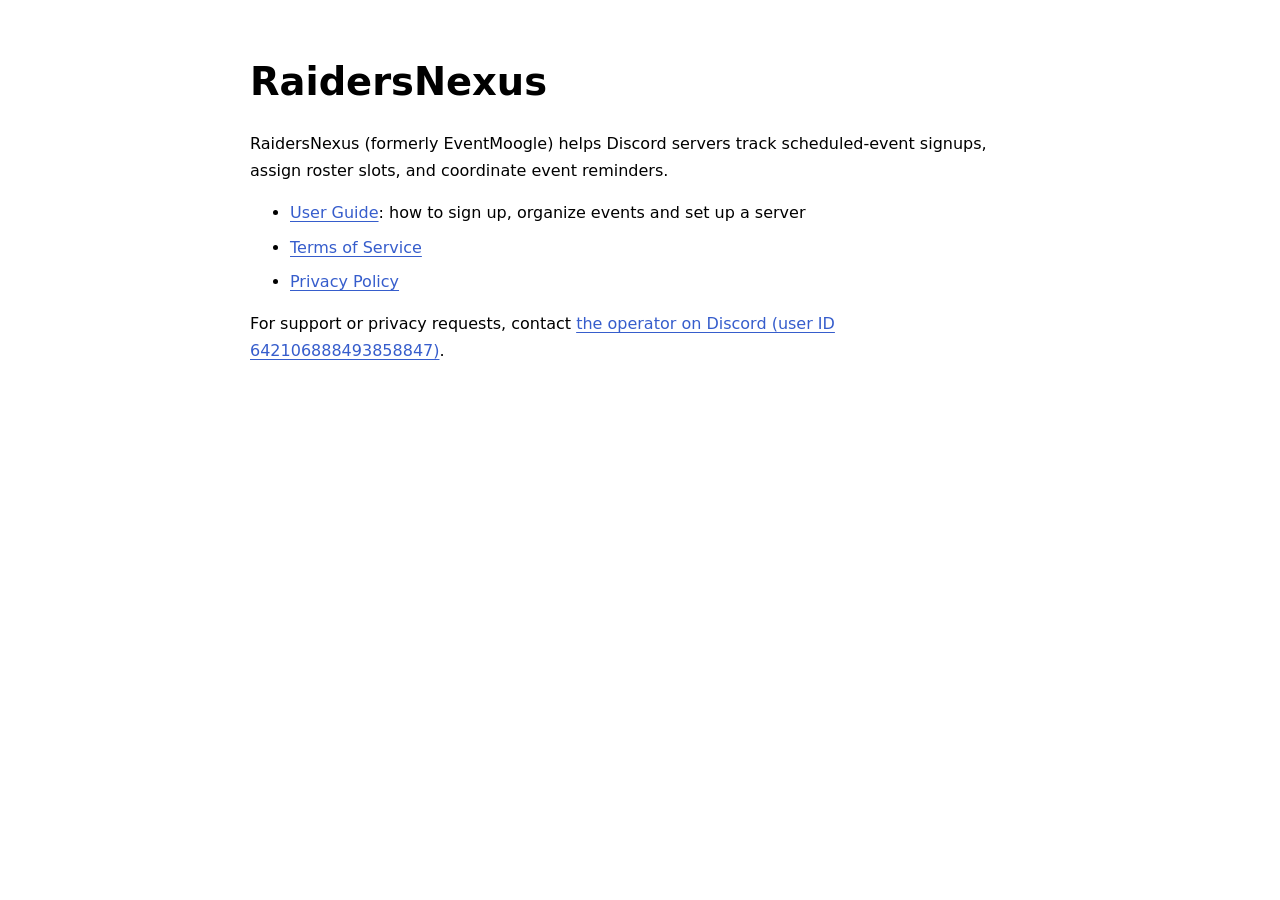
<file: index.html>
<!doctype html>
<html lang="en">
<head>
  <meta charset="utf-8">
  <meta name="viewport" content="width=device-width, initial-scale=1">
  <title>RaidersNexus — Policies</title>
  <link rel="stylesheet" href="styles.css">
</head>
<body>
  <main>
    <h1>RaidersNexus</h1>
    <p>RaidersNexus (formerly EventMoogle) helps Discord servers track scheduled-event signups, assign roster slots, and coordinate event reminders.</p>
    <ul>
      <li><a href="guide.html">User Guide</a>: how to sign up, organize events and set up a server</li>
      <li><a href="terms.html">Terms of Service</a></li>
      <li><a href="privacy.html">Privacy Policy</a></li>
    </ul>
    <p>For support or privacy requests, contact <a href="https://discord.com/users/642106888493858847">the operator on Discord (user ID 642106888493858847)</a>.</p>
  </main>
</body>
</html>
</file>
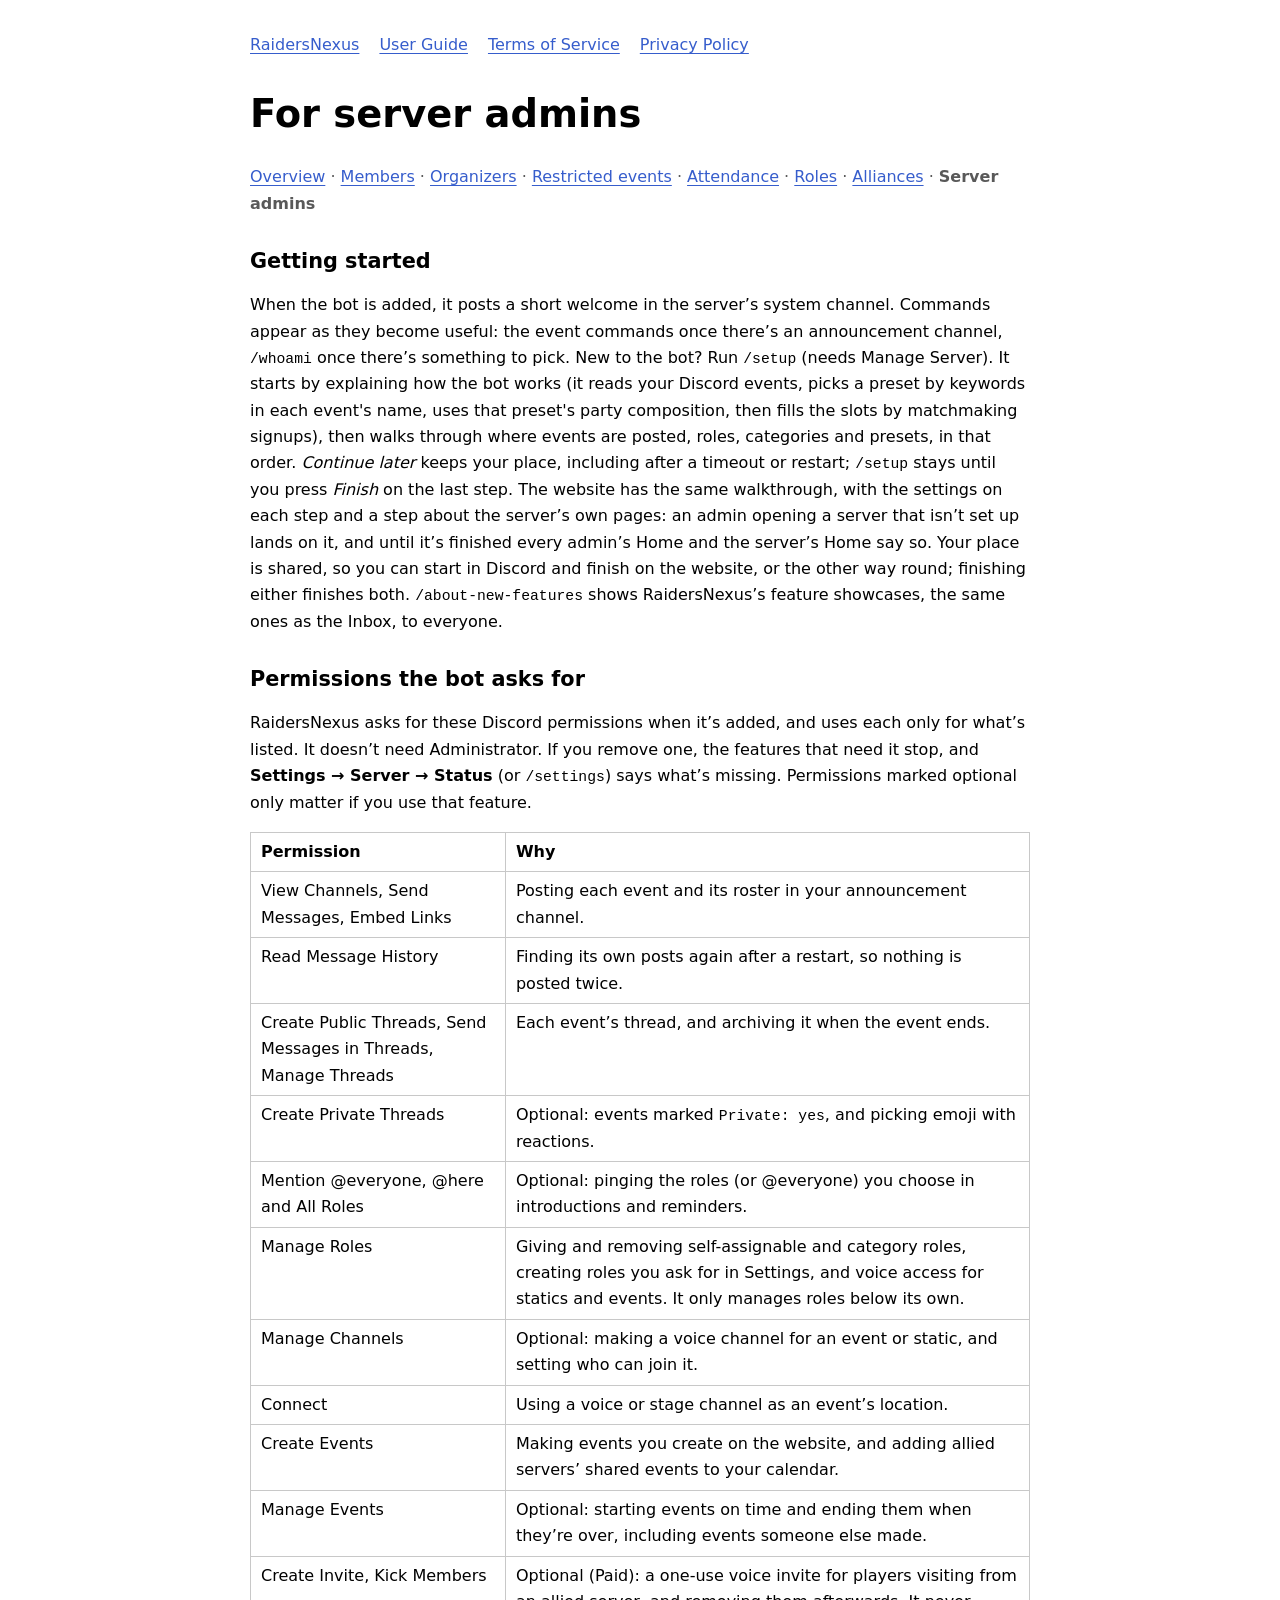
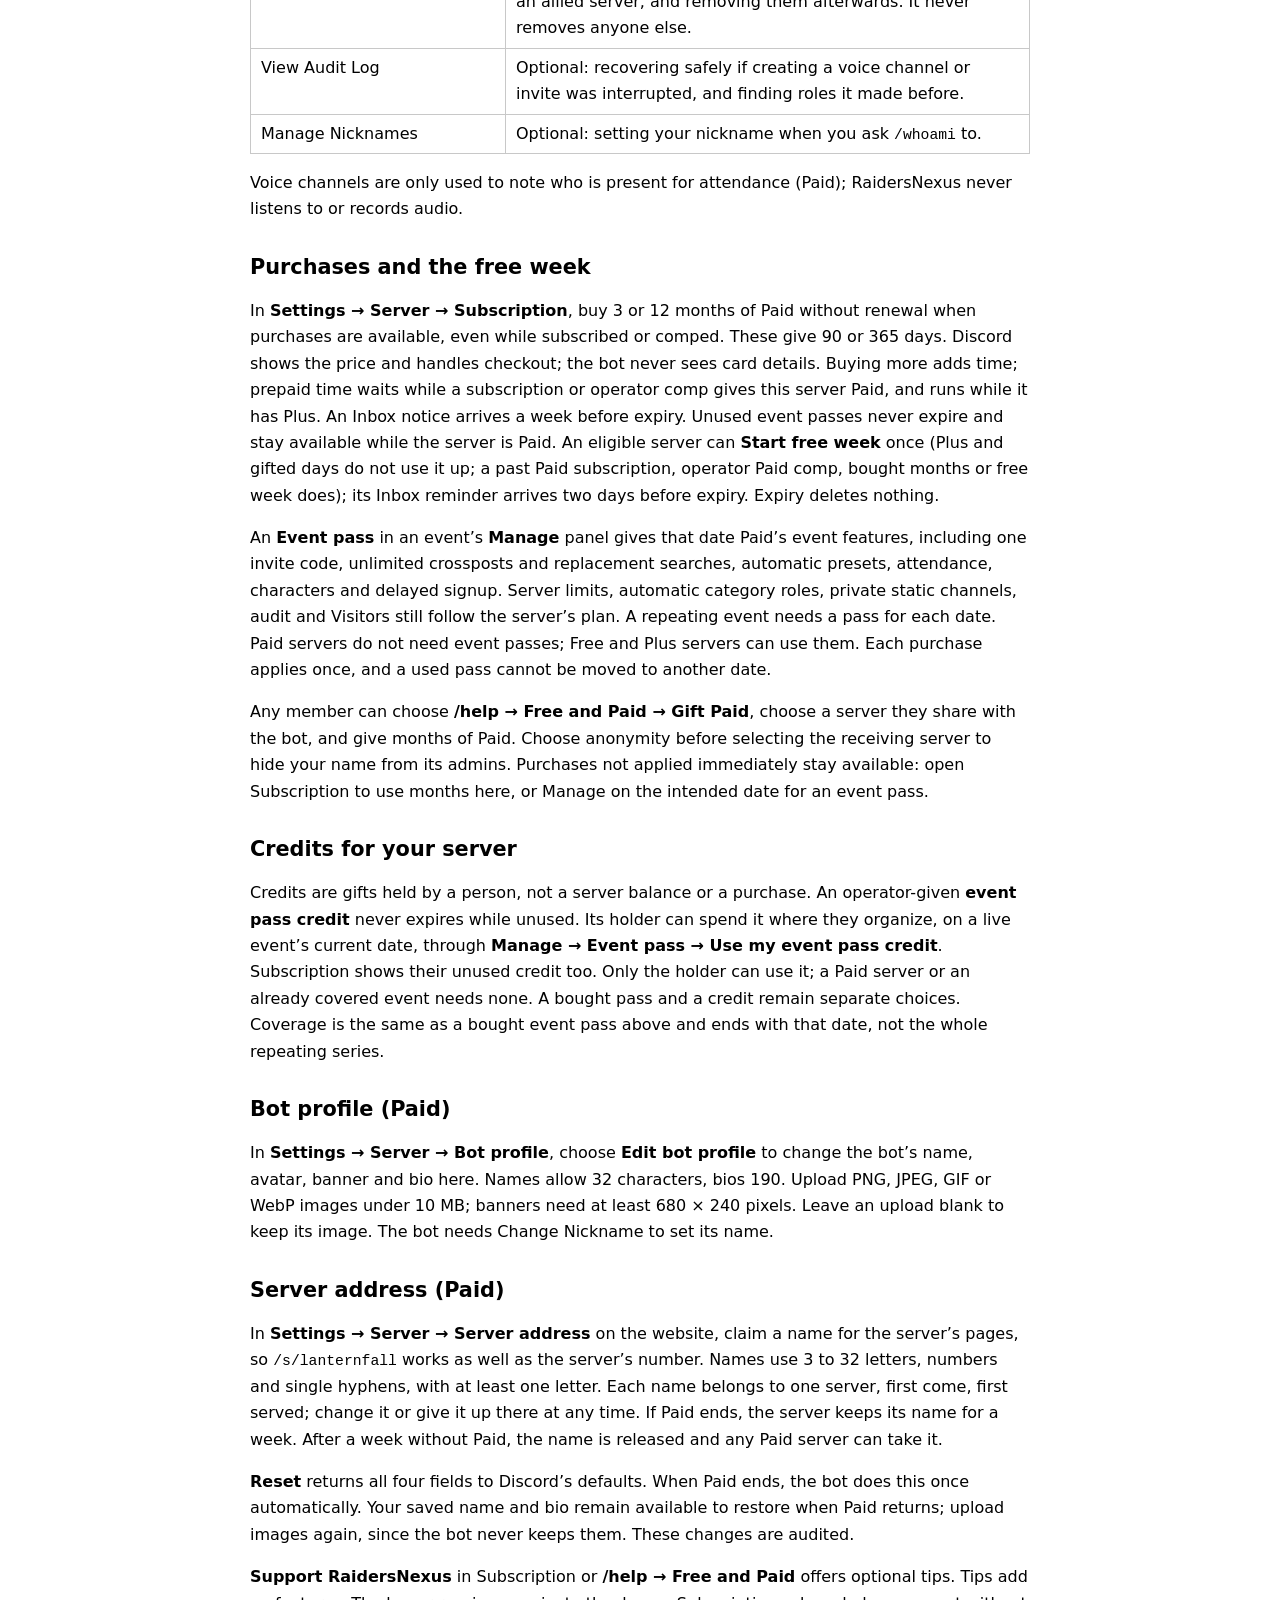
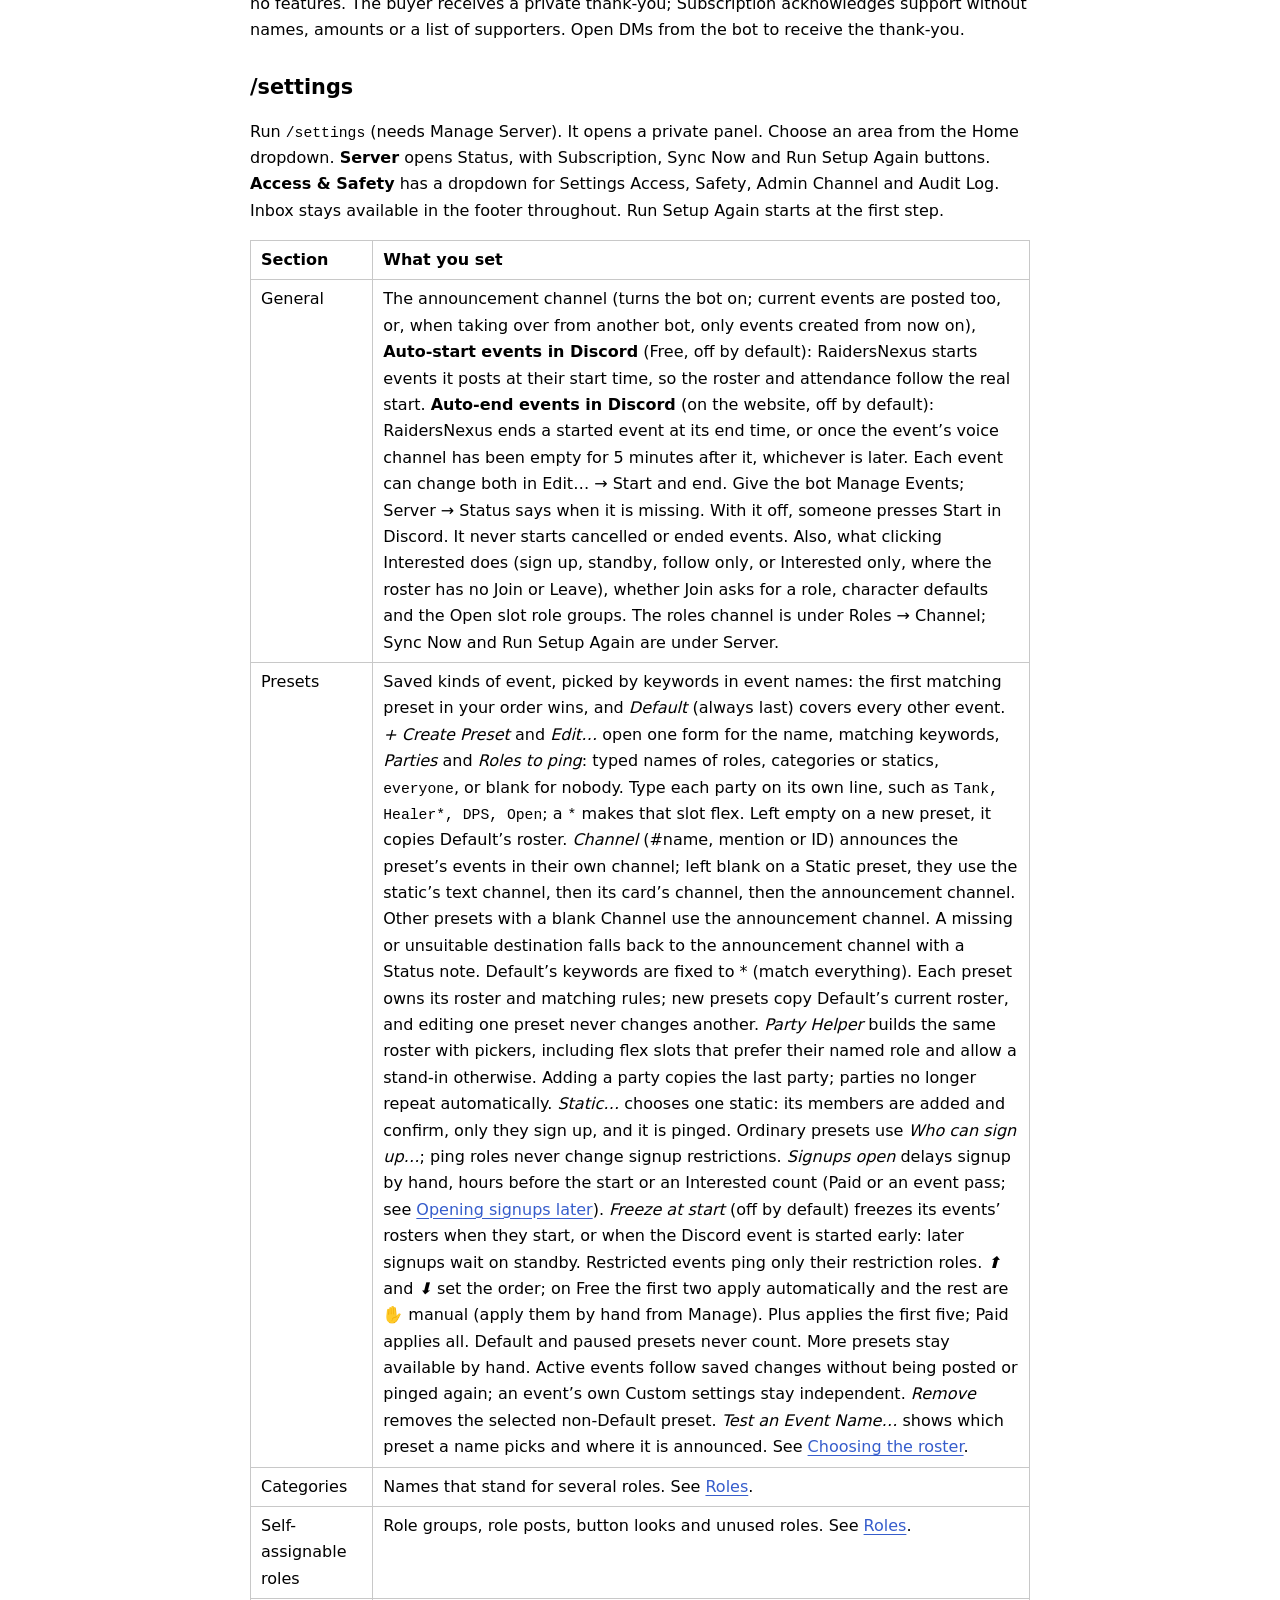
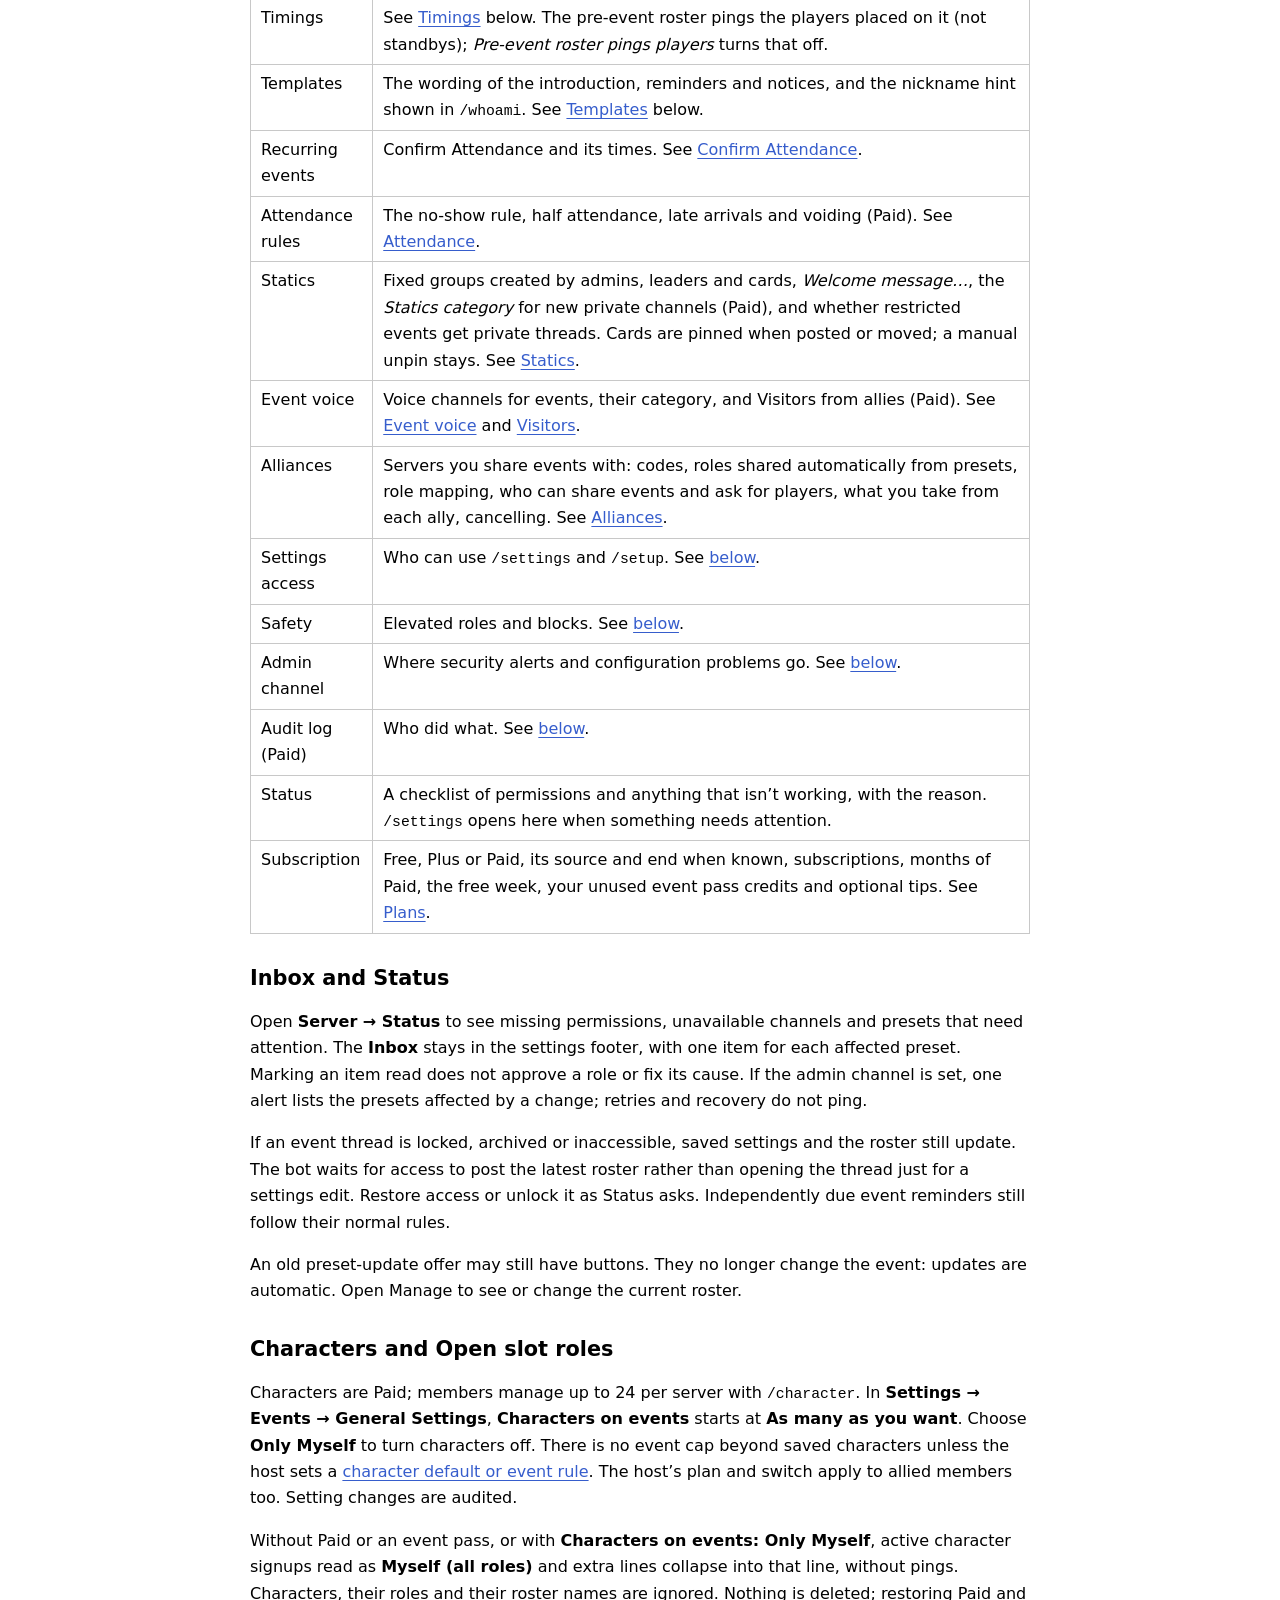
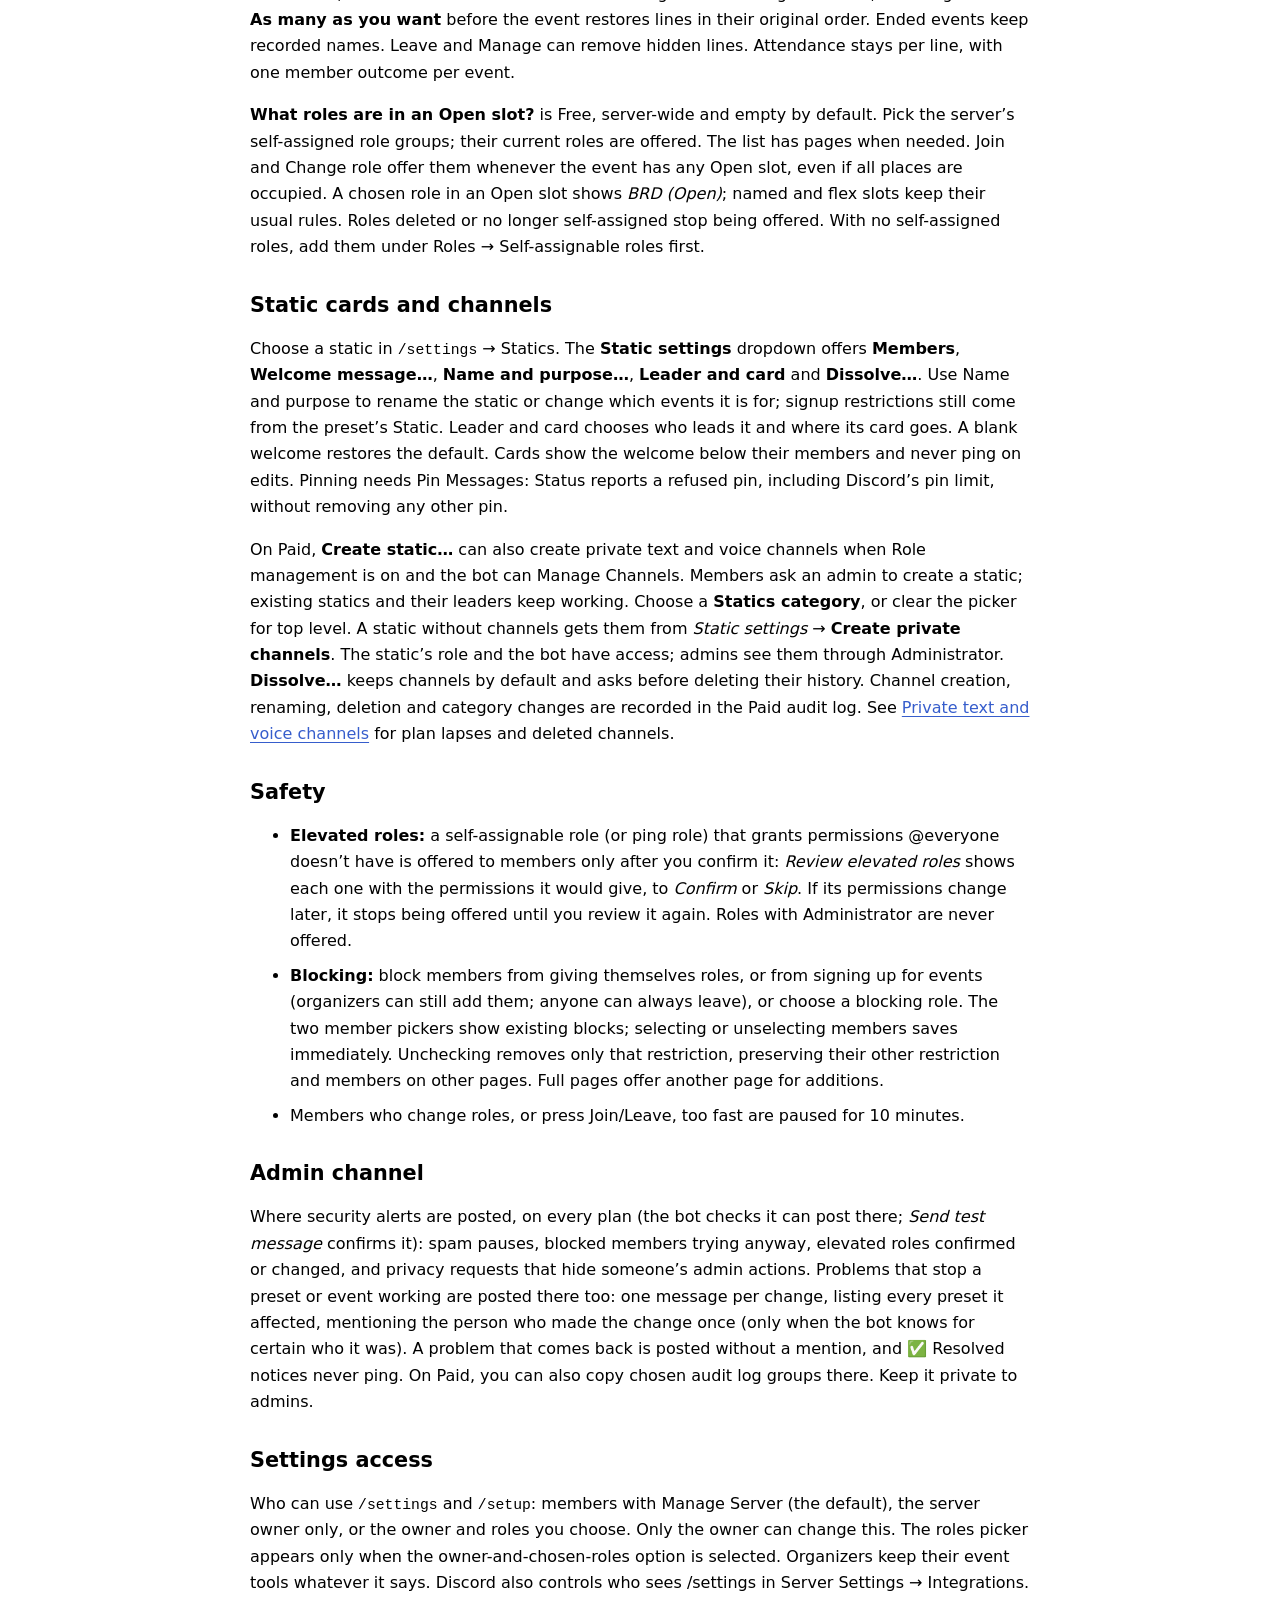
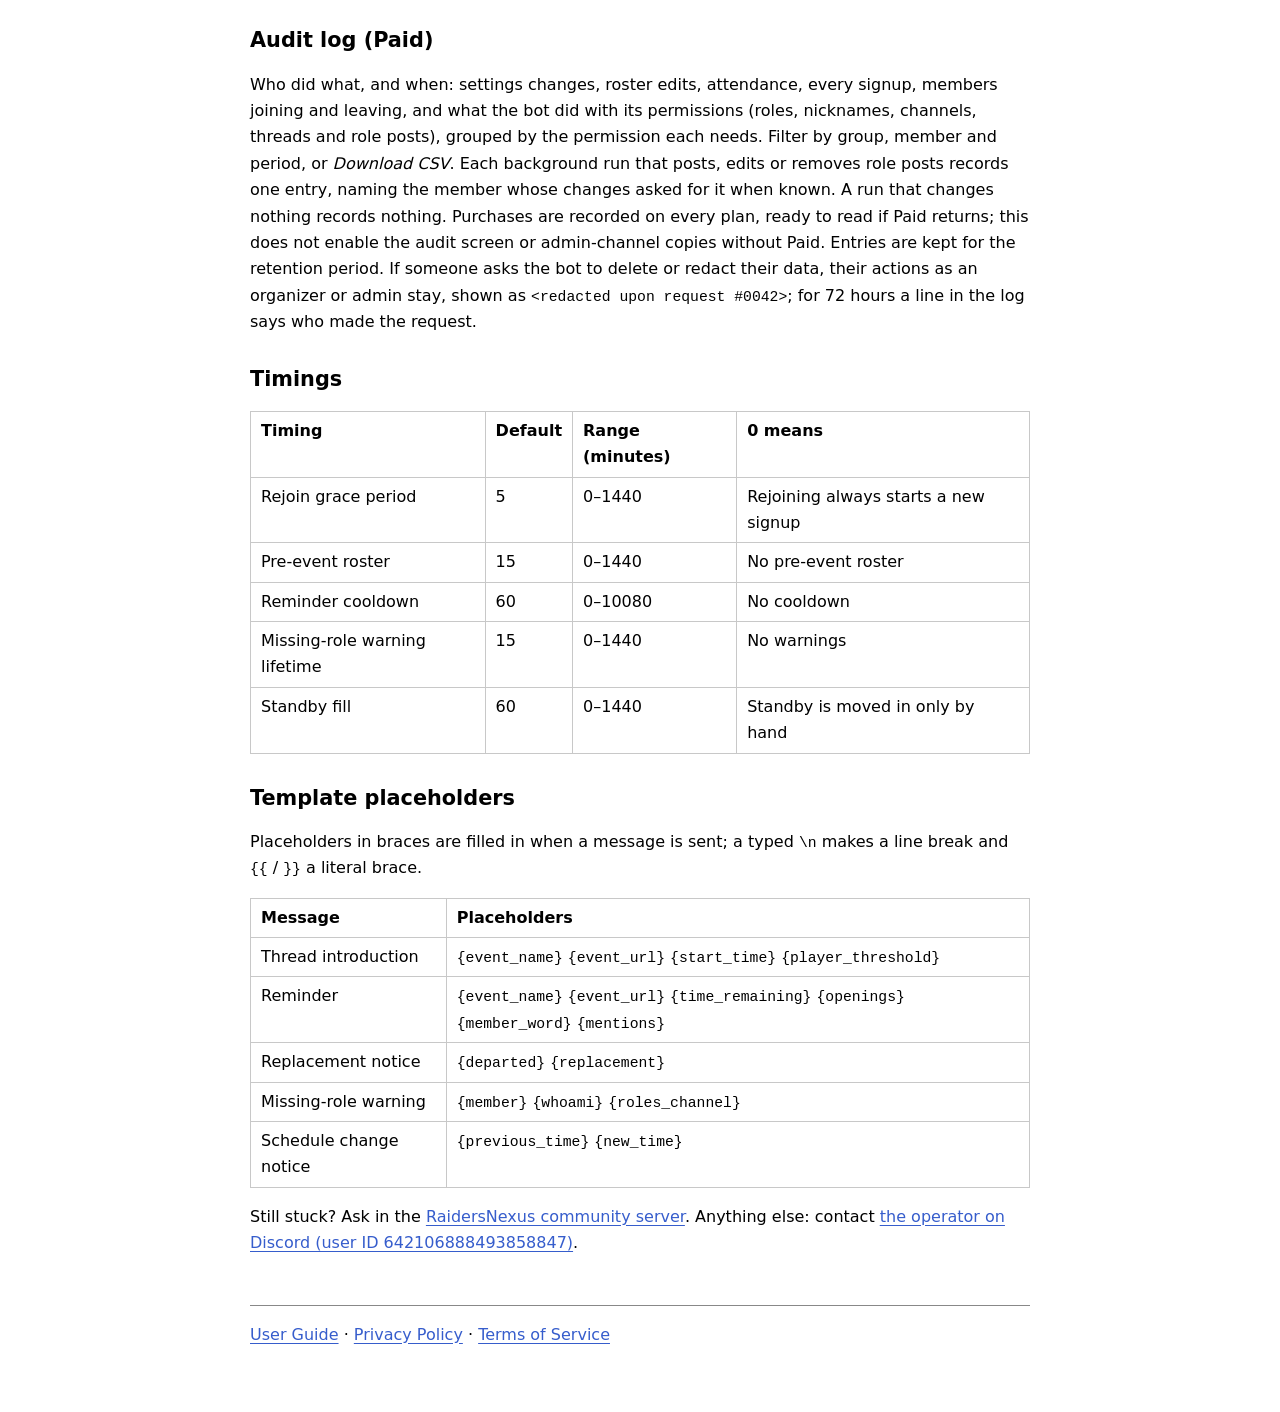
<file: guide-admins.html>
<!doctype html>
<html lang="en">
<head>
  <meta charset="utf-8">
  <meta name="viewport" content="width=device-width, initial-scale=1">
  <title>Server admins — RaidersNexus User Guide</title>
  <link rel="stylesheet" href="styles.css">
</head>
<body>
  <nav aria-label="Pages"><a href="index.html">RaidersNexus</a><a href="guide.html">User Guide</a><a href="terms.html">Terms of Service</a><a href="privacy.html">Privacy Policy</a></nav>
  <main>
    <h1>For server admins</h1>
    <p class="toc"><a href="guide.html">Overview</a> · <a href="guide-members.html">Members</a> · <a href="guide-organizers.html">Organizers</a> · <a href="guide-restricted.html">Restricted events</a> · <a href="guide-attendance.html">Attendance</a> · <a href="guide-roles.html">Roles</a> · <a href="guide-alliances.html">Alliances</a> · <strong>Server admins</strong></p>

    <h2 id="getting-started">Getting started</h2>
    <p>When the bot is added, it posts a short welcome in the server’s system channel. Commands appear as they become useful: the event commands once there’s an announcement channel, <code>/whoami</code> once there’s something to pick. New to the bot? Run <code>/setup</code> (needs Manage Server). It starts by explaining how the bot works (it reads your Discord events, picks a preset by keywords in each event's name, uses that preset's party composition, then fills the slots by matchmaking signups), then walks through where events are posted, roles, categories and presets, in that order. <em>Continue later</em> keeps your place, including after a timeout or restart; <code>/setup</code> stays until you press <em>Finish</em> on the last step. The website has the same walkthrough, with the settings on each step and a step about the server’s own pages: an admin opening a server that isn’t set up lands on it, and until it’s finished every admin’s Home and the server’s Home say so. Your place is shared, so you can start in Discord and finish on the website, or the other way round; finishing either finishes both. <code>/about-new-features</code> shows RaidersNexus’s feature showcases, the same ones as the Inbox, to everyone.</p>

    <h2 id="permissions">Permissions the bot asks for</h2>
    <p>RaidersNexus asks for these Discord permissions when it’s added, and uses each only for what’s listed. It doesn’t need Administrator. If you remove one, the features that need it stop, and <strong>Settings → Server → Status</strong> (or <code>/settings</code>) says what’s missing. Permissions marked optional only matter if you use that feature.</p>
    <table>
      <tr><th>Permission</th><th>Why</th></tr>
      <tr><td>View Channels, Send Messages, Embed Links</td><td>Posting each event and its roster in your announcement channel.</td></tr>
      <tr><td>Read Message History</td><td>Finding its own posts again after a restart, so nothing is posted twice.</td></tr>
      <tr><td>Create Public Threads, Send Messages in Threads, Manage Threads</td><td>Each event’s thread, and archiving it when the event ends.</td></tr>
      <tr><td>Create Private Threads</td><td>Optional: events marked <code>Private: yes</code>, and picking emoji with reactions.</td></tr>
      <tr><td>Mention @everyone, @here and All Roles</td><td>Optional: pinging the roles (or @everyone) you choose in introductions and reminders.</td></tr>
      <tr><td>Manage Roles</td><td>Giving and removing self-assignable and category roles, creating roles you ask for in Settings, and voice access for statics and events. It only manages roles below its own.</td></tr>
      <tr><td>Manage Channels</td><td>Optional: making a voice channel for an event or static, and setting who can join it.</td></tr>
      <tr><td>Connect</td><td>Using a voice or stage channel as an event’s location.</td></tr>
      <tr><td>Create Events</td><td>Making events you create on the website, and adding allied servers’ shared events to your calendar.</td></tr>
      <tr><td>Manage Events</td><td>Optional: starting events on time and ending them when they’re over, including events someone else made.</td></tr>
      <tr><td>Create Invite, Kick Members</td><td>Optional (Paid): a one-use voice invite for players visiting from an allied server, and removing them afterwards. It never removes anyone else.</td></tr>
      <tr><td>View Audit Log</td><td>Optional: recovering safely if creating a voice channel or invite was interrupted, and finding roles it made before.</td></tr>
      <tr><td>Manage Nicknames</td><td>Optional: setting your nickname when you ask <code>/whoami</code> to.</td></tr>
    </table>
    <p>Voice channels are only used to note who is present for attendance (Paid); RaidersNexus never listens to or records audio.</p>

    <h2 id="purchases">Purchases and the free week</h2>
    <p>In <strong>Settings → Server → Subscription</strong>, buy 3 or 12 months of Paid without renewal when purchases are available, even while subscribed or comped. These give 90 or 365 days. Discord shows the price and handles checkout; the bot never sees card details. Buying more adds time; prepaid time waits while a subscription or operator comp gives this server Paid, and runs while it has Plus. An Inbox notice arrives a week before expiry. Unused event passes never expire and stay available while the server is Paid. An eligible server can <strong>Start free week</strong> once (Plus and gifted days do not use it up; a past Paid subscription, operator Paid comp, bought months or free week does); its Inbox reminder arrives two days before expiry. Expiry deletes nothing.</p>
    <p>An <strong>Event pass</strong> in an event’s <strong>Manage</strong> panel gives that date Paid’s event features, including one invite code, unlimited crossposts and replacement searches, automatic presets, attendance, characters and delayed signup. Server limits, automatic category roles, private static channels, audit and Visitors still follow the server’s plan. A repeating event needs a pass for each date. Paid servers do not need event passes; Free and Plus servers can use them. Each purchase applies once, and a used pass cannot be moved to another date.</p>
    <p>Any member can choose <strong>/help → Free and Paid → Gift Paid</strong>, choose a server they share with the bot, and give months of Paid. Choose anonymity before selecting the receiving server to hide your name from its admins. Purchases not applied immediately stay available: open Subscription to use months here, or Manage on the intended date for an event pass.</p>

    <h2 id="credits">Credits for your server</h2>
    <p>Credits are gifts held by a person, not a server balance or a purchase. An operator-given <strong>event pass credit</strong> never expires while unused. Its holder can spend it where they organize, on a live event’s current date, through <strong>Manage → Event pass → Use my event pass credit</strong>. Subscription shows their unused credit too. Only the holder can use it; a Paid server or an already covered event needs none. A bought pass and a credit remain separate choices. Coverage is the same as a bought event pass above and ends with that date, not the whole repeating series.</p>

    <h2 id="bot-profile">Bot profile (Paid)</h2>
    <p>In <strong>Settings → Server → Bot profile</strong>, choose <strong>Edit bot profile</strong> to change the bot’s name, avatar, banner and bio here. Names allow 32 characters, bios 190. Upload PNG, JPEG, GIF or WebP images under 10 MB; banners need at least 680 × 240 pixels. Leave an upload blank to keep its image. The bot needs Change Nickname to set its name.</p>
    <h2 id="server-address">Server address (Paid)</h2>
    <p>In <strong>Settings → Server → Server address</strong> on the website, claim a name for the server’s pages, so <code>/s/lanternfall</code> works as well as the server’s number. Names use 3 to 32 letters, numbers and single hyphens, with at least one letter. Each name belongs to one server, first come, first served; change it or give it up there at any time. If Paid ends, the server keeps its name for a week. After a week without Paid, the name is released and any Paid server can take it.</p>
    <p><strong>Reset</strong> returns all four fields to Discord’s defaults. When Paid ends, the bot does this once automatically. Your saved name and bio remain available to restore when Paid returns; upload images again, since the bot never keeps them. These changes are audited.</p>
    <p><strong>Support RaidersNexus</strong> in Subscription or <strong>/help → Free and Paid</strong> offers optional tips. Tips add no features. The buyer receives a private thank-you; Subscription acknowledges support without names, amounts or a list of supporters. Open DMs from the bot to receive the thank-you.</p>

    <h2 id="settings">/settings</h2>
    <p>Run <code>/settings</code> (needs Manage Server). It opens a private panel. Choose an area from the Home dropdown. <strong>Server</strong> opens Status, with Subscription, Sync Now and Run Setup Again buttons. <strong>Access &amp; Safety</strong> has a dropdown for Settings Access, Safety, Admin Channel and Audit Log. Inbox stays available in the footer throughout. Run Setup Again starts at the first step.</p>
    <table>
      <tr><th>Section</th><th>What you set</th></tr>
      <tr><td>General</td><td>The announcement channel (turns the bot on; current events are posted too, or, when taking over from another bot, only events created from now on), <strong>Auto-start events in Discord</strong> (Free, off by default): RaidersNexus starts events it posts at their start time, so the roster and attendance follow the real start. <strong>Auto-end events in Discord</strong> (on the website, off by default): RaidersNexus ends a started event at its end time, or once the event’s voice channel has been empty for 5 minutes after it, whichever is later. Each event can change both in Edit… → Start and end. Give the bot Manage Events; Server → Status says when it is missing. With it off, someone presses Start in Discord. It never starts cancelled or ended events. Also, what clicking Interested does (sign up, standby, follow only, or Interested only, where the roster has no Join or Leave), whether Join asks for a role, character defaults and the Open slot role groups. The roles channel is under Roles → Channel; Sync Now and Run Setup Again are under Server.</td></tr>
      <tr><td>Presets</td><td>Saved kinds of event, picked by keywords in event names: the first matching preset in your order wins, and <em>Default</em> (always last) covers every other event. <em>+ Create Preset</em> and <em>Edit…</em> open one form for the name, matching keywords, <em>Parties</em> and <em>Roles to ping</em>: typed names of roles, categories or statics, <code>everyone</code>, or blank for nobody. Type each party on its own line, such as <code>Tank, Healer*, DPS, Open</code>; a <code>*</code> makes that slot flex. Left empty on a new preset, it copies Default’s roster. <em>Channel</em> (#name, mention or ID) announces the preset’s events in their own channel; left blank on a Static preset, they use the static’s text channel, then its card’s channel, then the announcement channel. Other presets with a blank Channel use the announcement channel. A missing or unsuitable destination falls back to the announcement channel with a Status note. Default’s keywords are fixed to * (match everything). Each preset owns its roster and matching rules; new presets copy Default’s current roster, and editing one preset never changes another. <em>Party Helper</em> builds the same roster with pickers, including flex slots that prefer their named role and allow a stand-in otherwise. Adding a party copies the last party; parties no longer repeat automatically. <em>Static…</em> chooses one static: its members are added and confirm, only they sign up, and it is pinged. Ordinary presets use <em>Who can sign up…</em>; ping roles never change signup restrictions. <em>Signups open</em> delays signup by hand, hours before the start or an Interested count (Paid or an event pass; see <a href="guide-organizers.html#delayed-signups">Opening signups later</a>). <em>Freeze at start</em> (off by default) freezes its events’ rosters when they start, or when the Discord event is started early: later signups wait on standby. Restricted events ping only their restriction roles. <em>⬆️</em> and <em>⬇️</em> set the order; on Free the first two apply automatically and the rest are ✋ manual (apply them by hand from Manage). Plus applies the first five; Paid applies all. Default and paused presets never count. More presets stay available by hand. Active events follow saved changes without being posted or pinged again; an event’s own Custom settings stay independent. <em>Remove</em> removes the selected non-Default preset. <em>Test an Event Name…</em> shows which preset a name picks and where it is announced. See <a href="guide-organizers.html#presets">Choosing the roster</a>.</td></tr>
      <tr><td>Categories</td><td>Names that stand for several roles. See <a href="guide-roles.html#categories">Roles</a>.</td></tr>
      <tr><td>Self-assignable roles</td><td>Role groups, role posts, button looks and unused roles. See <a href="guide-roles.html#self-assignable">Roles</a>.</td></tr>
      <tr><td>Timings</td><td>See <a href="#timings">Timings</a> below. The pre-event roster pings the players placed on it (not standbys); <em>Pre-event roster pings players</em> turns that off.</td></tr>
      <tr><td>Templates</td><td>The wording of the introduction, reminders and notices, and the nickname hint shown in <code>/whoami</code>. See <a href="#templates">Templates</a> below.</td></tr>
      <tr><td>Recurring events</td><td>Confirm Attendance and its times. See <a href="guide-organizers.html#confirm-attendance">Confirm Attendance</a>.</td></tr>
      <tr><td>Attendance rules</td><td>The no-show rule, half attendance, late arrivals and voiding (Paid). See <a href="guide-attendance.html#how-it-counts">Attendance</a>.</td></tr>
      <tr><td>Statics</td><td>Fixed groups created by admins, leaders and cards, <em>Welcome message…</em>, the <em>Statics category</em> for new private channels (Paid), and whether restricted events get private threads. Cards are pinned when posted or moved; a manual unpin stays. See <a href="guide-restricted.html#statics">Statics</a>.</td></tr>
      <tr><td>Event voice</td><td>Voice channels for events, their category, and Visitors from allies (Paid). See <a href="guide-organizers.html#voice-channel">Event voice</a> and <a href="guide-alliances.html#visitors">Visitors</a>.</td></tr>
      <tr><td>Alliances</td><td>Servers you share events with: codes, roles shared automatically from presets, role mapping, who can share events and ask for players, what you take from each ally, cancelling. See <a href="guide-alliances.html">Alliances</a>.</td></tr>
      <tr><td>Settings access</td><td>Who can use <code>/settings</code> and <code>/setup</code>. See <a href="#access">below</a>.</td></tr>
      <tr><td>Safety</td><td>Elevated roles and blocks. See <a href="#safety">below</a>.</td></tr>
      <tr><td>Admin channel</td><td>Where security alerts and configuration problems go. See <a href="#admin-channel">below</a>.</td></tr>
      <tr><td>Audit log (Paid)</td><td>Who did what. See <a href="#audit-log">below</a>.</td></tr>
      <tr><td>Status</td><td>A checklist of permissions and anything that isn’t working, with the reason. <code>/settings</code> opens here when something needs attention.</td></tr>
      <tr><td>Subscription</td><td>Free, Plus or Paid, its source and end when known, subscriptions, months of Paid, the free week, your unused event pass credits and optional tips. See <a href="guide.html#plans">Plans</a>.</td></tr>
    </table>

    <h2 id="inbox-status">Inbox and Status</h2>
    <p>Open <strong>Server → Status</strong> to see missing permissions, unavailable channels and presets that need attention. The <strong>Inbox</strong> stays in the settings footer, with one item for each affected preset. Marking an item read does not approve a role or fix its cause. If the admin channel is set, one alert lists the presets affected by a change; retries and recovery do not ping.</p>
    <p>If an event thread is locked, archived or inaccessible, saved settings and the roster still update. The bot waits for access to post the latest roster rather than opening the thread just for a settings edit. Restore access or unlock it as Status asks. Independently due event reminders still follow their normal rules.</p>
    <p>An old preset-update offer may still have buttons. They no longer change the event: updates are automatic. Open Manage to see or change the current roster.</p>

    <h2 id="character-settings">Characters and Open slot roles</h2>
    <p>Characters are Paid; members manage up to 24 per server with <code>/character</code>. In <strong>Settings → Events → General Settings</strong>, <strong>Characters on events</strong> starts at <strong>As many as you want</strong>. Choose <strong>Only Myself</strong> to turn characters off. There is no event cap beyond saved characters unless the host sets a <a href="guide-organizers.html#characters">character default or event rule</a>. The host’s plan and switch apply to allied members too. Setting changes are audited.</p>
    <p>Without Paid or an event pass, or with <strong>Characters on events: Only Myself</strong>, active character signups read as <strong>Myself (all roles)</strong> and extra lines collapse into that line, without pings. Characters, their roles and their roster names are ignored. Nothing is deleted; restoring Paid and <strong>As many as you want</strong> before the event restores lines in their original order. Ended events keep recorded names. Leave and Manage can remove hidden lines. Attendance stays per line, with one member outcome per event.</p>
    <p><strong>What roles are in an Open slot?</strong> is Free, server-wide and empty by default. Pick the server’s self-assigned role groups; their current roles are offered. The list has pages when needed. Join and Change role offer them whenever the event has any Open slot, even if all places are occupied. A chosen role in an Open slot shows <em>BRD (Open)</em>; named and flex slots keep their usual rules. Roles deleted or no longer self-assigned stop being offered. With no self-assigned roles, add them under Roles → Self-assignable roles first.</p>

    <h2 id="statics">Static cards and channels</h2>
    <p>Choose a static in <code>/settings</code> → Statics. The <strong>Static settings</strong> dropdown offers <strong>Members</strong>, <strong>Welcome message…</strong>, <strong>Name and purpose…</strong>, <strong>Leader and card</strong> and <strong>Dissolve…</strong>. Use Name and purpose to rename the static or change which events it is for; signup restrictions still come from the preset’s Static. Leader and card chooses who leads it and where its card goes. A blank welcome restores the default. Cards show the welcome below their members and never ping on edits. Pinning needs Pin Messages: Status reports a refused pin, including Discord’s pin limit, without removing any other pin.</p>
    <p>On Paid, <strong>Create static…</strong> can also create private text and voice channels when Role management is on and the bot can Manage Channels. Members ask an admin to create a static; existing statics and their leaders keep working. Choose a <strong>Statics category</strong>, or clear the picker for top level. A static without channels gets them from <em>Static settings</em> → <strong>Create private channels</strong>. The static’s role and the bot have access; admins see them through Administrator. <strong>Dissolve…</strong> keeps channels by default and asks before deleting their history. Channel creation, renaming, deletion and category changes are recorded in the Paid audit log. See <a href="guide-restricted.html#static-channels">Private text and voice channels</a> for plan lapses and deleted channels.</p>

    <h2 id="safety">Safety</h2>
    <ul>
      <li><strong>Elevated roles:</strong> a self-assignable role (or ping role) that grants permissions @everyone doesn’t have is offered to members only after you confirm it: <em>Review elevated roles</em> shows each one with the permissions it would give, to <em>Confirm</em> or <em>Skip</em>. If its permissions change later, it stops being offered until you review it again. Roles with Administrator are never offered.</li>
      <li><strong>Blocking:</strong> block members from giving themselves roles, or from signing up for events (organizers can still add them; anyone can always leave), or choose a blocking role. The two member pickers show existing blocks; selecting or unselecting members saves immediately. Unchecking removes only that restriction, preserving their other restriction and members on other pages. Full pages offer another page for additions.</li>
      <li>Members who change roles, or press Join/Leave, too fast are paused for 10 minutes.</li>
    </ul>

    <h2 id="admin-channel">Admin channel</h2>
    <p>Where security alerts are posted, on every plan (the bot checks it can post there; <em>Send test message</em> confirms it): spam pauses, blocked members trying anyway, elevated roles confirmed or changed, and privacy requests that hide someone’s admin actions. Problems that stop a preset or event working are posted there too: one message per change, listing every preset it affected, mentioning the person who made the change once (only when the bot knows for certain who it was). A problem that comes back is posted without a mention, and ✅ Resolved notices never ping. On Paid, you can also copy chosen audit log groups there. Keep it private to admins.</p>

    <h2 id="access">Settings access</h2>
    <p>Who can use <code>/settings</code> and <code>/setup</code>: members with Manage Server (the default), the server owner only, or the owner and roles you choose. Only the owner can change this. The roles picker appears only when the owner-and-chosen-roles option is selected. Organizers keep their event tools whatever it says. Discord also controls who sees /settings in Server Settings → Integrations.</p>

    <h2 id="audit-log">Audit log (Paid)</h2>
    <p>Who did what, and when: settings changes, roster edits, attendance, every signup, members joining and leaving, and what the bot did with its permissions (roles, nicknames, channels, threads and role posts), grouped by the permission each needs. Filter by group, member and period, or <em>Download CSV</em>. Each background run that posts, edits or removes role posts records one entry, naming the member whose changes asked for it when known. A run that changes nothing records nothing. Purchases are recorded on every plan, ready to read if Paid returns; this does not enable the audit screen or admin-channel copies without Paid. Entries are kept for the retention period. If someone asks the bot to delete or redact their data, their actions as an organizer or admin stay, shown as <code>&lt;redacted upon request #0042&gt;</code>; for 72 hours a line in the log says who made the request.</p>

    <h2 id="timings">Timings</h2>
    <table>
      <tr><th>Timing</th><th>Default</th><th>Range (minutes)</th><th>0 means</th></tr>
      <tr><td>Rejoin grace period</td><td>5</td><td>0–1440</td><td>Rejoining always starts a new signup</td></tr>
      <tr><td>Pre-event roster</td><td>15</td><td>0–1440</td><td>No pre-event roster</td></tr>
      <tr><td>Reminder cooldown</td><td>60</td><td>0–10080</td><td>No cooldown</td></tr>
      <tr><td>Missing-role warning lifetime</td><td>15</td><td>0–1440</td><td>No warnings</td></tr>
      <tr><td>Standby fill</td><td>60</td><td>0–1440</td><td>Standby is moved in only by hand</td></tr>
    </table>

    <h2 id="templates">Template placeholders</h2>
    <p>Placeholders in braces are filled in when a message is sent; a typed <code>\n</code> makes a line break and <code>{{</code> / <code>}}</code> a literal brace.</p>
    <table>
      <tr><th>Message</th><th>Placeholders</th></tr>
      <tr><td>Thread introduction</td><td><code>{event_name}</code> <code>{event_url}</code> <code>{start_time}</code> <code>{player_threshold}</code></td></tr>
      <tr><td>Reminder</td><td><code>{event_name}</code> <code>{event_url}</code> <code>{time_remaining}</code> <code>{openings}</code> <code>{member_word}</code> <code>{mentions}</code></td></tr>
      <tr><td>Replacement notice</td><td><code>{departed}</code> <code>{replacement}</code></td></tr>
      <tr><td>Missing-role warning</td><td><code>{member}</code> <code>{whoami}</code> <code>{roles_channel}</code></td></tr>
      <tr><td>Schedule change notice</td><td><code>{previous_time}</code> <code>{new_time}</code></td></tr>
    </table>
    <p>Still stuck? Ask in the <a href="https://discord.gg/FmapP6S6xy">RaidersNexus community server</a>. Anything else: contact <a href="https://discord.com/users/642106888493858847">the operator on Discord (user ID 642106888493858847)</a>.</p>
  </main>
  <footer><a href="guide.html">User Guide</a> · <a href="privacy.html">Privacy Policy</a> · <a href="terms.html">Terms of Service</a></footer>
</body>
</html>
</file>
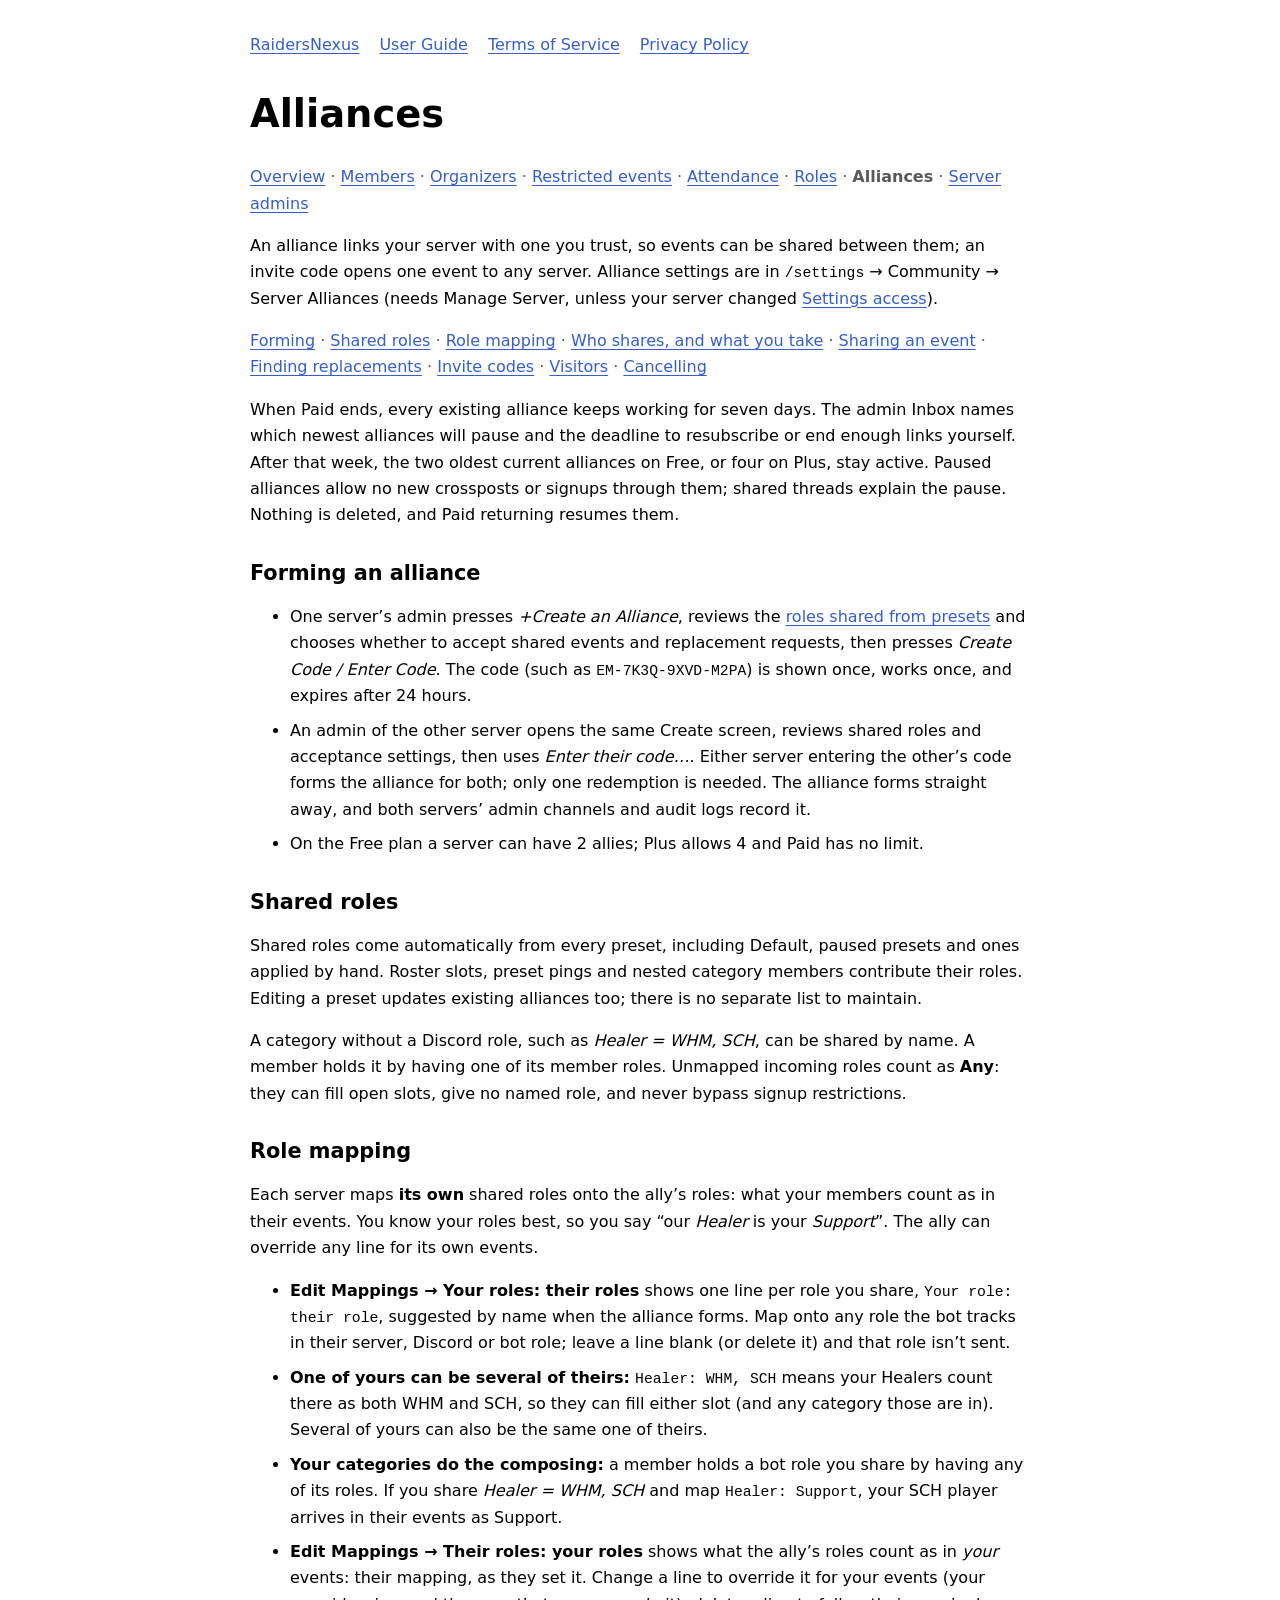
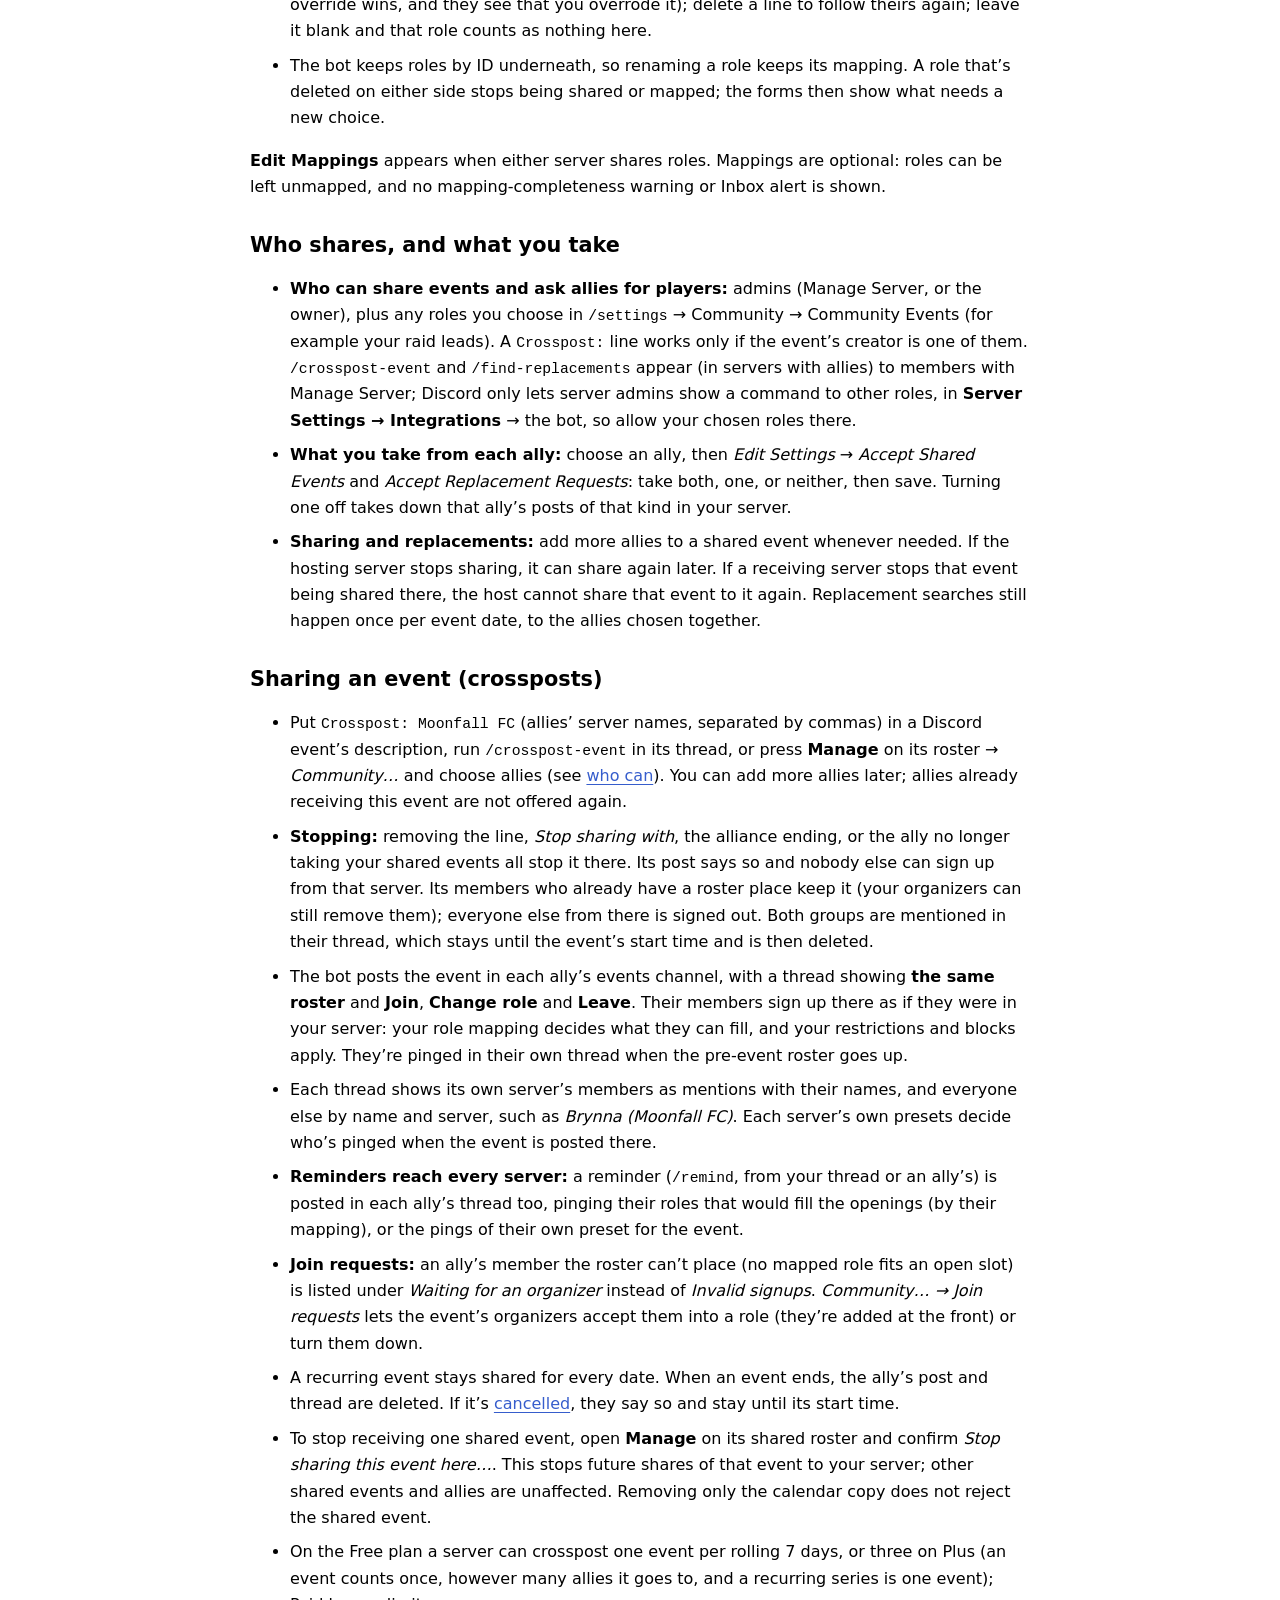
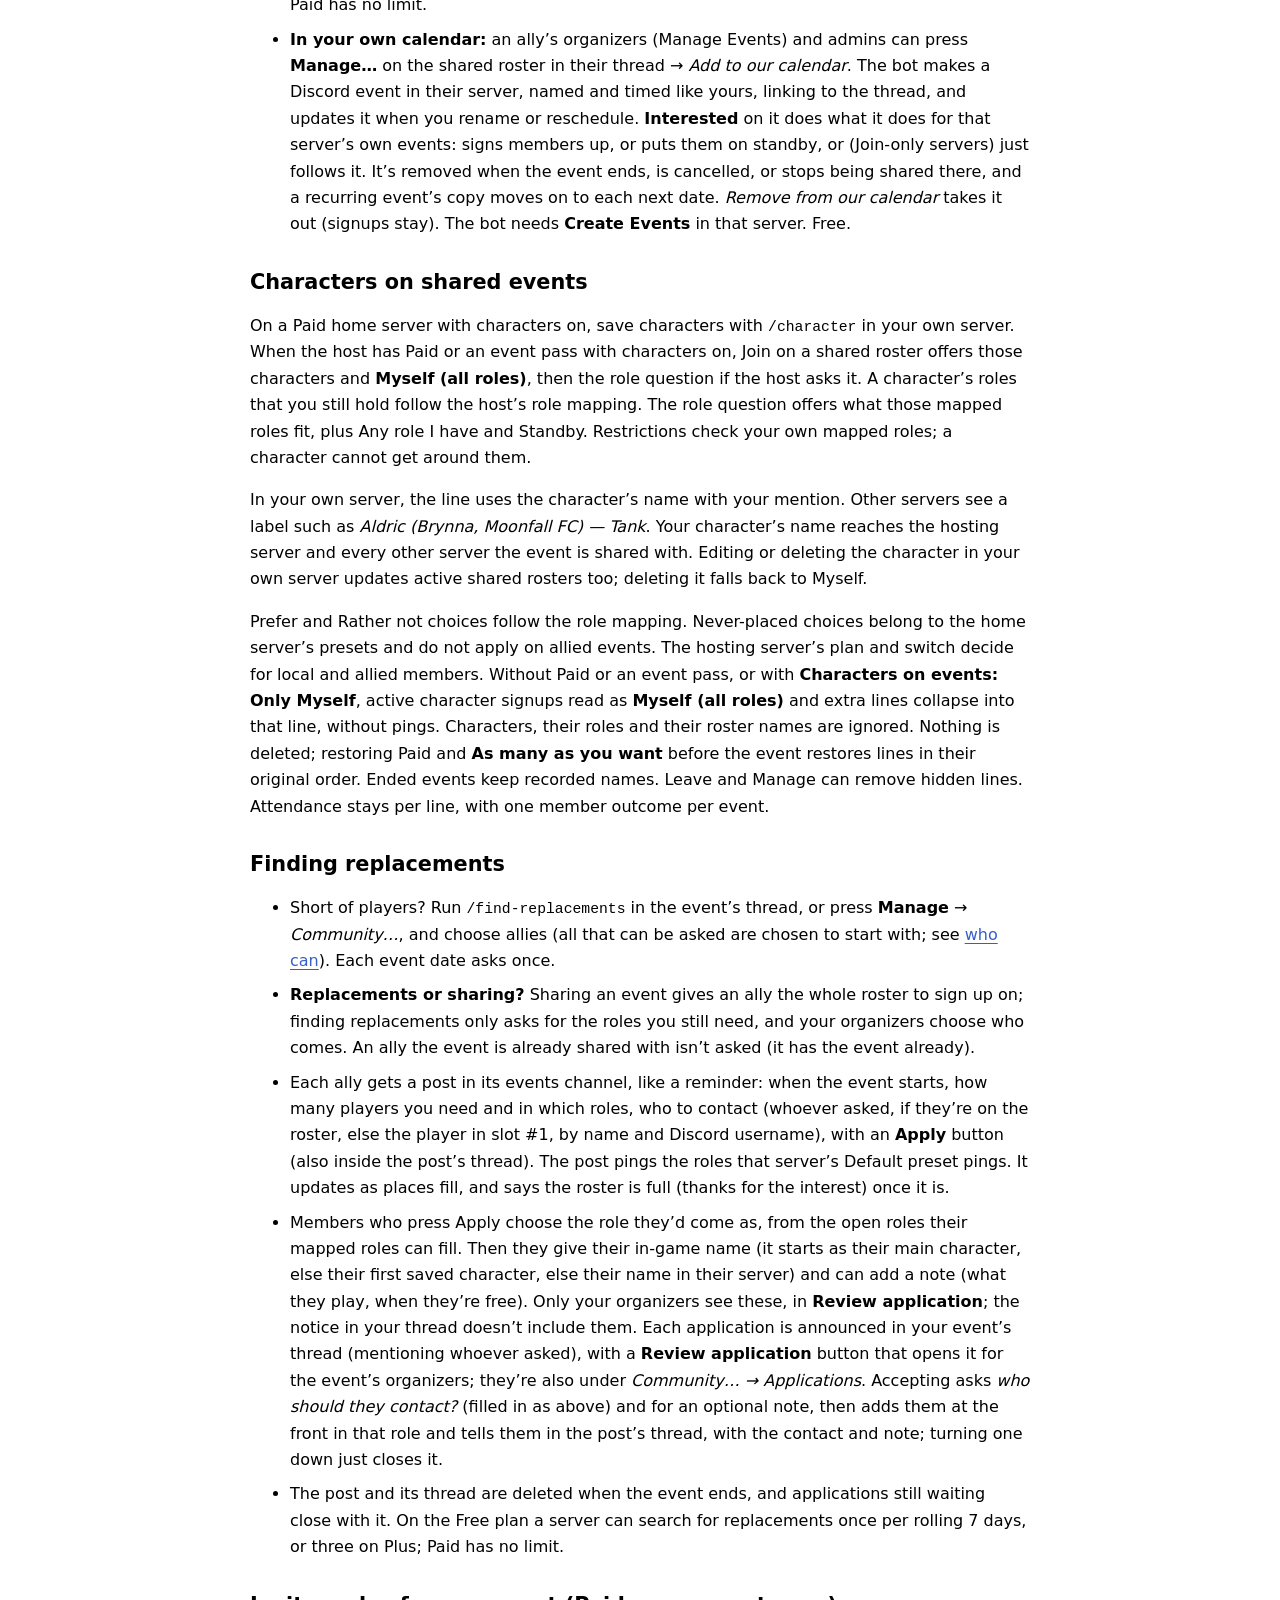
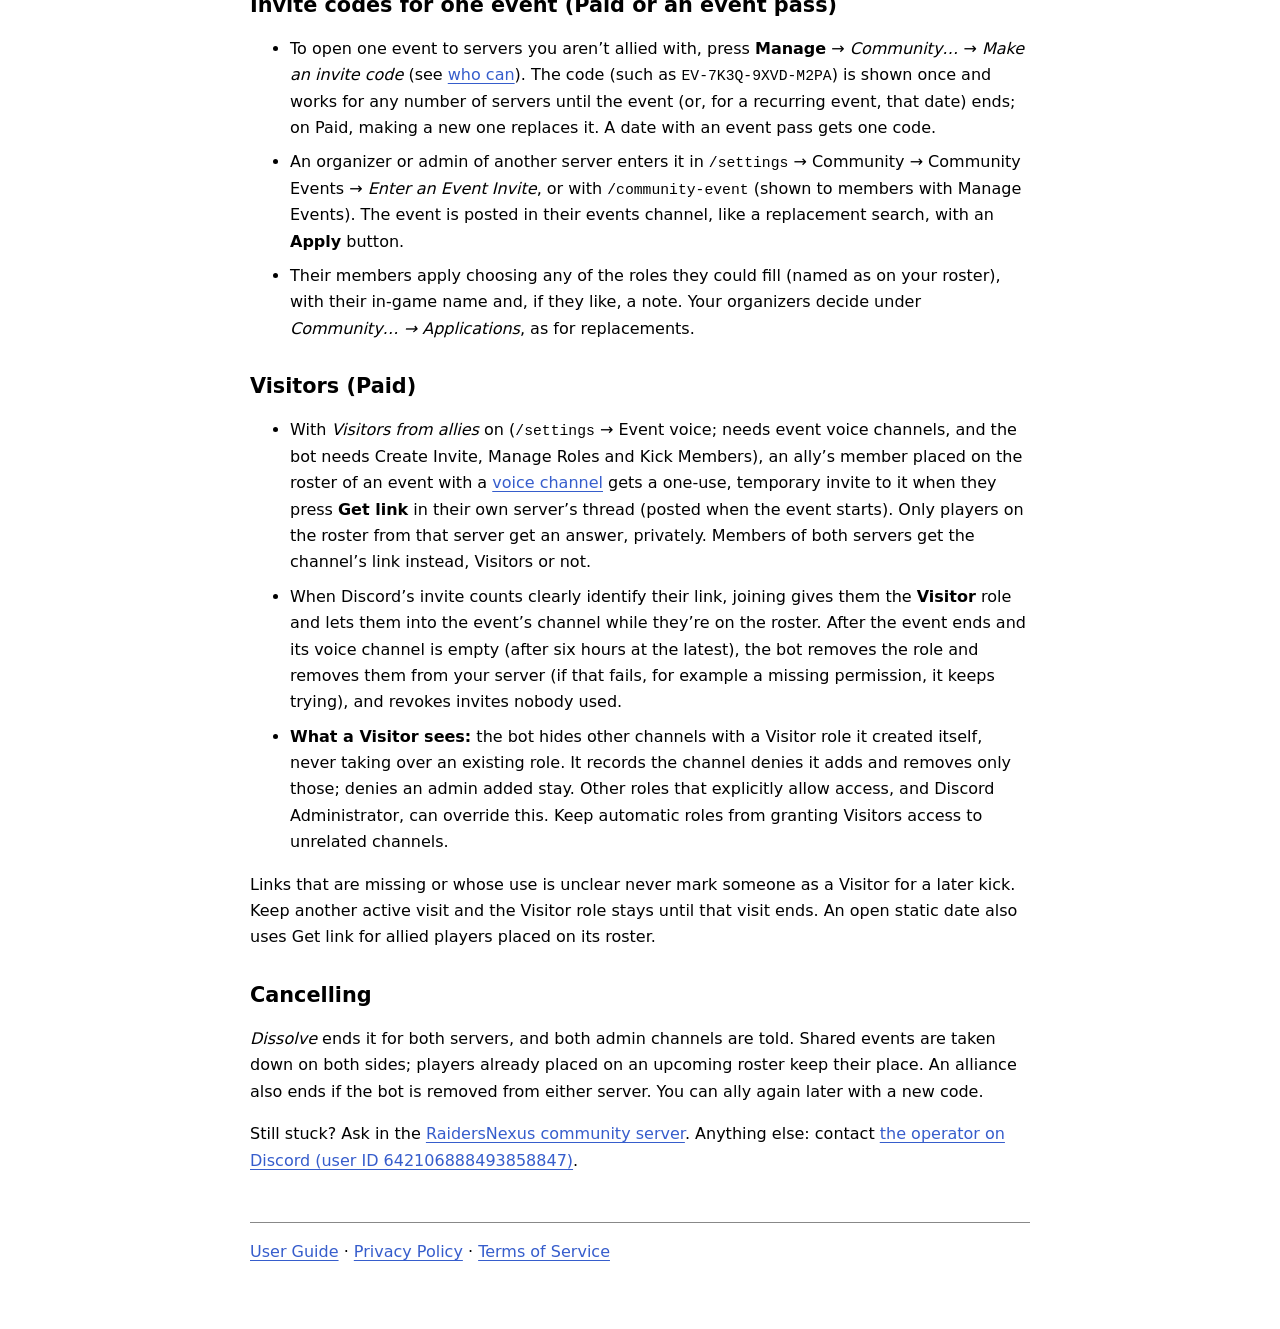
<file: guide-alliances.html>
<!doctype html>
<html lang="en">
<head>
  <meta charset="utf-8">
  <meta name="viewport" content="width=device-width, initial-scale=1">
  <title>Alliances — RaidersNexus User Guide</title>
  <link rel="stylesheet" href="styles.css">
</head>
<body>
  <nav aria-label="Pages"><a href="index.html">RaidersNexus</a><a href="guide.html">User Guide</a><a href="terms.html">Terms of Service</a><a href="privacy.html">Privacy Policy</a></nav>
  <main>
    <h1>Alliances</h1>
    <p class="toc"><a href="guide.html">Overview</a> · <a href="guide-members.html">Members</a> · <a href="guide-organizers.html">Organizers</a> · <a href="guide-restricted.html">Restricted events</a> · <a href="guide-attendance.html">Attendance</a> · <a href="guide-roles.html">Roles</a> · <strong>Alliances</strong> · <a href="guide-admins.html">Server admins</a></p>
    <p>An alliance links your server with one you trust, so events can be shared between them; an invite code opens one event to any server. Alliance settings are in <code>/settings</code> → Community → Server Alliances (needs Manage Server, unless your server changed <a href="guide-admins.html#access">Settings access</a>).</p>
    <p class="toc"><a href="#forming">Forming</a> · <a href="#shared-roles">Shared roles</a> · <a href="#role-mapping">Role mapping</a> · <a href="#who-and-what">Who shares, and what you take</a> · <a href="#sharing">Sharing an event</a> · <a href="#replacements">Finding replacements</a> · <a href="#invite-codes">Invite codes</a> · <a href="#visitors">Visitors</a> · <a href="#cancelling">Cancelling</a></p>

    <p>When Paid ends, every existing alliance keeps working for seven days. The admin Inbox names which newest alliances will pause and the deadline to resubscribe or end enough links yourself. After that week, the two oldest current alliances on Free, or four on Plus, stay active. Paused alliances allow no new crossposts or signups through them; shared threads explain the pause. Nothing is deleted, and Paid returning resumes them.</p>

    <h2 id="forming">Forming an alliance</h2>
    <ul>
      <li>One server’s admin presses <em>+Create an Alliance</em>, reviews the <a href="#shared-roles">roles shared from presets</a> and chooses whether to accept shared events and replacement requests, then presses <em>Create Code / Enter Code</em>. The code (such as <code>EM-7K3Q-9XVD-M2PA</code>) is shown once, works once, and expires after 24 hours.</li>
      <li>An admin of the other server opens the same Create screen, reviews shared roles and acceptance settings, then uses <em>Enter their code…</em>. Either server entering the other’s code forms the alliance for both; only one redemption is needed. The alliance forms straight away, and both servers’ admin channels and audit logs record it.</li>
      <li>On the Free plan a server can have 2 allies; Plus allows 4 and Paid has no limit.</li>
    </ul>

    <h2 id="shared-roles">Shared roles</h2>
    <p>Shared roles come automatically from every preset, including Default, paused presets and ones applied by hand. Roster slots, preset pings and nested category members contribute their roles. Editing a preset updates existing alliances too; there is no separate list to maintain.</p>
    <p>A category without a Discord role, such as <em>Healer = WHM, SCH</em>, can be shared by name. A member holds it by having one of its member roles. Unmapped incoming roles count as <strong>Any</strong>: they can fill open slots, give no named role, and never bypass signup restrictions.</p>

    <h2 id="role-mapping">Role mapping</h2>
    <p>Each server maps <strong>its own</strong> shared roles onto the ally’s roles: what your members count as in their events. You know your roles best, so you say “our <em>Healer</em> is your <em>Support</em>”. The ally can override any line for its own events.</p>
    <ul>
      <li><strong>Edit Mappings → Your roles: their roles</strong> shows one line per role you share, <code>Your role: their role</code>, suggested by name when the alliance forms. Map onto any role the bot tracks in their server, Discord or bot role; leave a line blank (or delete it) and that role isn’t sent.</li>
      <li><strong>One of yours can be several of theirs:</strong> <code>Healer: WHM, SCH</code> means your Healers count there as both WHM and SCH, so they can fill either slot (and any category those are in). Several of yours can also be the same one of theirs.</li>
      <li><strong>Your categories do the composing:</strong> a member holds a bot role you share by having any of its roles. If you share <em>Healer = WHM, SCH</em> and map <code>Healer: Support</code>, your SCH player arrives in their events as Support.</li>
      <li><strong>Edit Mappings → Their roles: your roles</strong> shows what the ally’s roles count as in <em>your</em> events: their mapping, as they set it. Change a line to override it for your events (your override wins, and they see that you overrode it); delete a line to follow theirs again; leave it blank and that role counts as nothing here.</li>
      <li>The bot keeps roles by ID underneath, so renaming a role keeps its mapping. A role that’s deleted on either side stops being shared or mapped; the forms then show what needs a new choice.</li>
    </ul>

    <p><strong>Edit Mappings</strong> appears when either server shares roles. Mappings are optional: roles can be left unmapped, and no mapping-completeness warning or Inbox alert is shown.</p>

    <h2 id="who-and-what">Who shares, and what you take</h2>
    <ul>
      <li><strong>Who can share events and ask allies for players:</strong> admins (Manage Server, or the owner), plus any roles you choose in <code>/settings</code> → Community → Community Events (for example your raid leads). A <code>Crosspost:</code> line works only if the event’s creator is one of them. <code>/crosspost-event</code> and <code>/find-replacements</code> appear (in servers with allies) to members with Manage Server; Discord only lets server admins show a command to other roles, in <strong>Server Settings → Integrations</strong> → the bot, so allow your chosen roles there.</li>
      <li><strong>What you take from each ally:</strong> choose an ally, then <em>Edit Settings</em> → <em>Accept Shared Events</em> and <em>Accept Replacement Requests</em>: take both, one, or neither, then save. Turning one off takes down that ally’s posts of that kind in your server.</li>
      <li><strong>Sharing and replacements:</strong> add more allies to a shared event whenever needed. If the hosting server stops sharing, it can share again later. If a receiving server stops that event being shared there, the host cannot share that event to it again. Replacement searches still happen once per event date, to the allies chosen together.</li>
    </ul>

    <h2 id="sharing">Sharing an event (crossposts)</h2>
    <ul>
      <li>Put <code>Crosspost: Moonfall FC</code> (allies’ server names, separated by commas) in a Discord event’s description, run <code>/crosspost-event</code> in its thread, or press <strong>Manage</strong> on its roster → <em>Community…</em> and choose allies (see <a href="#who-and-what">who can</a>). You can add more allies later; allies already receiving this event are not offered again.</li>
      <li><strong>Stopping:</strong> removing the line, <em>Stop sharing with</em>, the alliance ending, or the ally no longer taking your shared events all stop it there. Its post says so and nobody else can sign up from that server. Its members who already have a roster place keep it (your organizers can still remove them); everyone else from there is signed out. Both groups are mentioned in their thread, which stays until the event’s start time and is then deleted.</li>
      <li>The bot posts the event in each ally’s events channel, with a thread showing <strong>the same roster</strong> and <strong>Join</strong>, <strong>Change role</strong> and <strong>Leave</strong>. Their members sign up there as if they were in your server: your role mapping decides what they can fill, and your restrictions and blocks apply. They’re pinged in their own thread when the pre-event roster goes up.</li>
      <li>Each thread shows its own server’s members as mentions with their names, and everyone else by name and server, such as <em>Brynna (Moonfall FC)</em>. Each server’s own presets decide who’s pinged when the event is posted there.</li>
      <li><strong>Reminders reach every server:</strong> a reminder (<code>/remind</code>, from your thread or an ally’s) is posted in each ally’s thread too, pinging their roles that would fill the openings (by their mapping), or the pings of their own preset for the event.</li>
      <li><strong>Join requests:</strong> an ally’s member the roster can’t place (no mapped role fits an open slot) is listed under <em>Waiting for an organizer</em> instead of <em>Invalid signups</em>. <em>Community… → Join requests</em> lets the event’s organizers accept them into a role (they’re added at the front) or turn them down.</li>
      <li>A recurring event stays shared for every date. When an event ends, the ally’s post and thread are deleted. If it’s <a href="guide-organizers.html#cancelled">cancelled</a>, they say so and stay until its start time.</li>
      <li>To stop receiving one shared event, open <strong>Manage</strong> on its shared roster and confirm <em>Stop sharing this event here…</em>. This stops future shares of that event to your server; other shared events and allies are unaffected. Removing only the calendar copy does not reject the shared event.</li>
      <li>On the Free plan a server can crosspost one event per rolling 7 days, or three on Plus (an event counts once, however many allies it goes to, and a recurring series is one event); Paid has no limit.</li>
      <li id="calendar"><strong>In your own calendar:</strong> an ally’s organizers (Manage Events) and admins can press <strong>Manage…</strong> on the shared roster in their thread → <em>Add to our calendar</em>. The bot makes a Discord event in their server, named and timed like yours, linking to the thread, and updates it when you rename or reschedule. <strong>Interested</strong> on it does what it does for that server’s own events: signs members up, or puts them on standby, or (Join-only servers) just follows it. It’s removed when the event ends, is cancelled, or stops being shared there, and a recurring event’s copy moves on to each next date. <em>Remove from our calendar</em> takes it out (signups stay). The bot needs <strong>Create Events</strong> in that server. Free.</li>
    </ul>

    <h2 id="characters">Characters on shared events</h2>
    <p>On a Paid home server with characters on, save characters with <code>/character</code> in your own server. When the host has Paid or an event pass with characters on, Join on a shared roster offers those characters and <strong>Myself (all roles)</strong>, then the role question if the host asks it. A character’s roles that you still hold follow the host’s role mapping. The role question offers what those mapped roles fit, plus Any role I have and Standby. Restrictions check your own mapped roles; a character cannot get around them.</p>
    <p>In your own server, the line uses the character’s name with your mention. Other servers see a label such as <em>Aldric (Brynna, Moonfall FC) — Tank</em>. Your character’s name reaches the hosting server and every other server the event is shared with. Editing or deleting the character in your own server updates active shared rosters too; deleting it falls back to Myself.</p>
    <p>Prefer and Rather not choices follow the role mapping. Never-placed choices belong to the home server’s presets and do not apply on allied events. The hosting server’s plan and switch decide for local and allied members. Without Paid or an event pass, or with <strong>Characters on events: Only Myself</strong>, active character signups read as <strong>Myself (all roles)</strong> and extra lines collapse into that line, without pings. Characters, their roles and their roster names are ignored. Nothing is deleted; restoring Paid and <strong>As many as you want</strong> before the event restores lines in their original order. Ended events keep recorded names. Leave and Manage can remove hidden lines. Attendance stays per line, with one member outcome per event.</p>

    <h2 id="replacements">Finding replacements</h2>
    <ul>
      <li>Short of players? Run <code>/find-replacements</code> in the event’s thread, or press <strong>Manage</strong> → <em>Community…</em>, and choose allies (all that can be asked are chosen to start with; see <a href="#who-and-what">who can</a>). Each event date asks once.</li>
      <li><strong>Replacements or sharing?</strong> Sharing an event gives an ally the whole roster to sign up on; finding replacements only asks for the roles you still need, and your organizers choose who comes. An ally the event is already shared with isn’t asked (it has the event already).</li>
      <li>Each ally gets a post in its events channel, like a reminder: when the event starts, how many players you need and in which roles, who to contact (whoever asked, if they’re on the roster, else the player in slot #1, by name and Discord username), with an <strong>Apply</strong> button (also inside the post’s thread). The post pings the roles that server’s Default preset pings. It updates as places fill, and says the roster is full (thanks for the interest) once it is.</li>
      <li>Members who press Apply choose the role they’d come as, from the open roles their mapped roles can fill. Then they give their in-game name (it starts as their main character, else their first saved character, else their name in their server) and can add a note (what they play, when they’re free). Only your organizers see these, in <strong>Review application</strong>; the notice in your thread doesn’t include them. Each application is announced in your event’s thread (mentioning whoever asked), with a <strong>Review application</strong> button that opens it for the event’s organizers; they’re also under <em>Community… → Applications</em>. Accepting asks <em>who should they contact?</em> (filled in as above) and for an optional note, then adds them at the front in that role and tells them in the post’s thread, with the contact and note; turning one down just closes it.</li>
      <li>The post and its thread are deleted when the event ends, and applications still waiting close with it. On the Free plan a server can search for replacements once per rolling 7 days, or three on Plus; Paid has no limit.</li>
    </ul>

    <h2 id="invite-codes">Invite codes for one event (Paid or an event pass)</h2>
    <ul>
      <li>To open one event to servers you aren’t allied with, press <strong>Manage</strong> → <em>Community…</em> → <em>Make an invite code</em> (see <a href="#who-and-what">who can</a>). The code (such as <code>EV-7K3Q-9XVD-M2PA</code>) is shown once and works for any number of servers until the event (or, for a recurring event, that date) ends; on Paid, making a new one replaces it. A date with an event pass gets one code.</li>
      <li>An organizer or admin of another server enters it in <code>/settings</code> → Community → Community Events → <em>Enter an Event Invite</em>, or with <code>/community-event</code> (shown to members with Manage Events). The event is posted in their events channel, like a replacement search, with an <strong>Apply</strong> button.</li>
      <li>Their members apply choosing any of the roles they could fill (named as on your roster), with their in-game name and, if they like, a note. Your organizers decide under <em>Community… → Applications</em>, as for replacements.</li>
    </ul>

    <h2 id="visitors">Visitors (Paid)</h2>
    <ul>
      <li>With <em>Visitors from allies</em> on (<code>/settings</code> → Event voice; needs event voice channels, and the bot needs Create Invite, Manage Roles and Kick Members), an ally’s member placed on the roster of an event with a <a href="guide-organizers.html#voice-channel">voice channel</a> gets a one-use, temporary invite to it when they press <strong>Get link</strong> in their own server’s thread (posted when the event starts). Only players on the roster from that server get an answer, privately. Members of both servers get the channel’s link instead, Visitors or not.</li>
      <li>When Discord’s invite counts clearly identify their link, joining gives them the <strong>Visitor</strong> role and lets them into the event’s channel while they’re on the roster. After the event ends and its voice channel is empty (after six hours at the latest), the bot removes the role and removes them from your server (if that fails, for example a missing permission, it keeps trying), and revokes invites nobody used.</li>
      <li><strong>What a Visitor sees:</strong> the bot hides other channels with a Visitor role it created itself, never taking over an existing role. It records the channel denies it adds and removes only those; denies an admin added stay. Other roles that explicitly allow access, and Discord Administrator, can override this. Keep automatic roles from granting Visitors access to unrelated channels.</li>
    </ul>

    <p>Links that are missing or whose use is unclear never mark someone as a Visitor for a later kick. Keep another active visit and the Visitor role stays until that visit ends. An open static date also uses Get link for allied players placed on its roster.</p>

    <h2 id="cancelling">Cancelling</h2>
    <p><em>Dissolve</em> ends it for both servers, and both admin channels are told. Shared events are taken down on both sides; players already placed on an upcoming roster keep their place. An alliance also ends if the bot is removed from either server. You can ally again later with a new code.</p>
    <p>Still stuck? Ask in the <a href="https://discord.gg/FmapP6S6xy">RaidersNexus community server</a>. Anything else: contact <a href="https://discord.com/users/642106888493858847">the operator on Discord (user ID 642106888493858847)</a>.</p>
  </main>
  <footer><a href="guide.html">User Guide</a> · <a href="privacy.html">Privacy Policy</a> · <a href="terms.html">Terms of Service</a></footer>
</body>
</html>
</file>
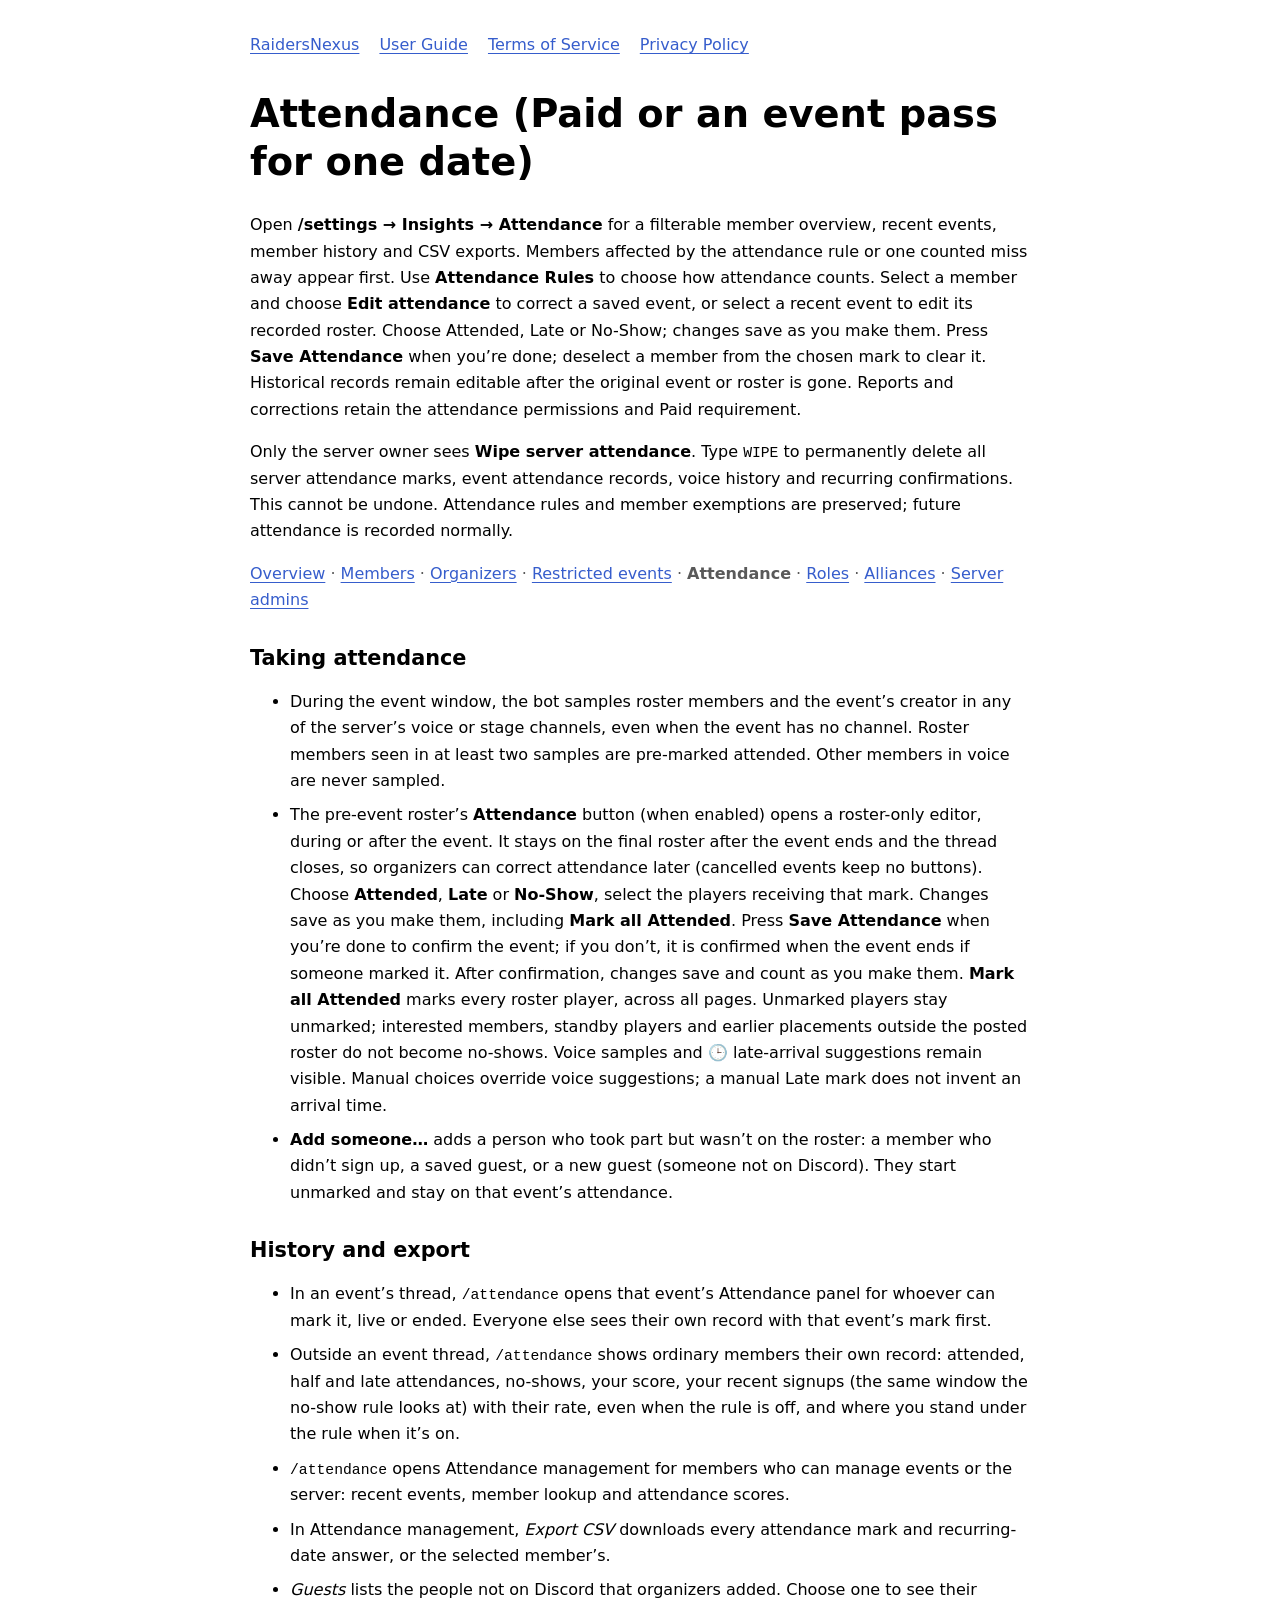
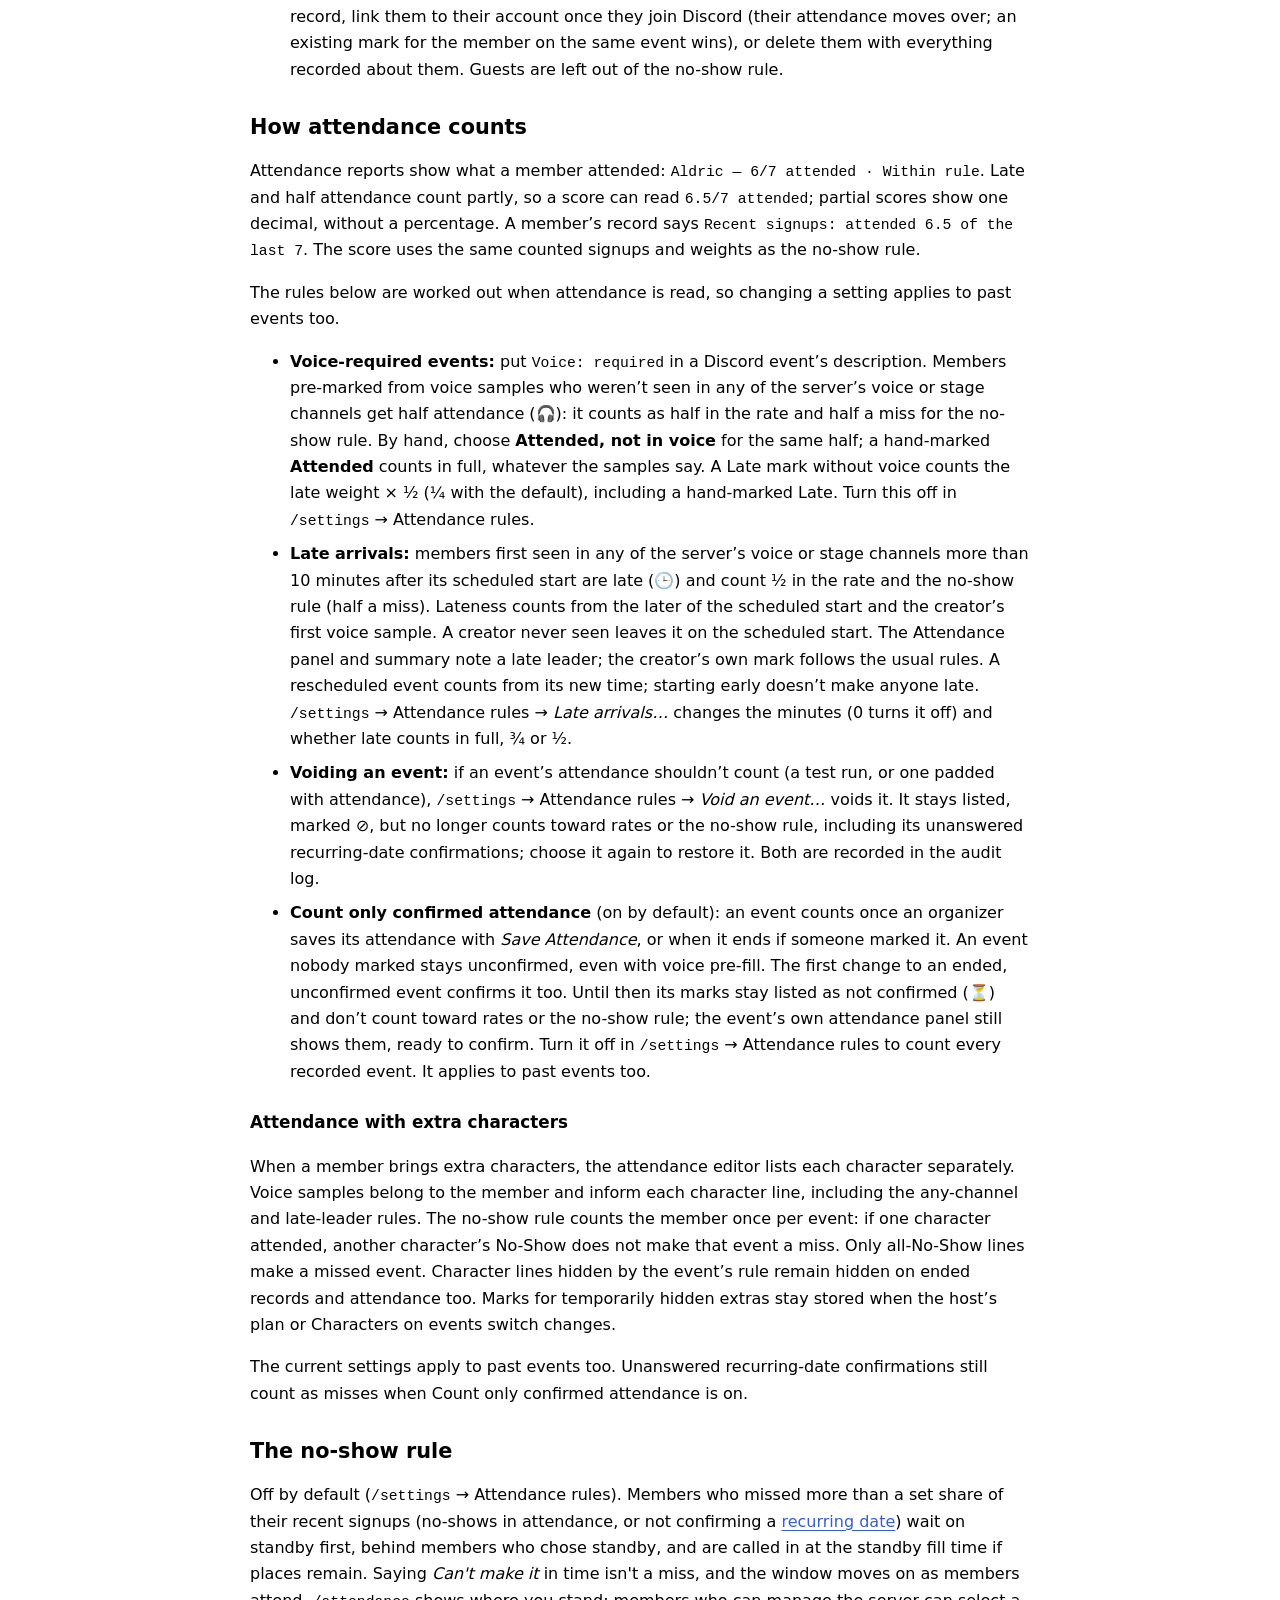
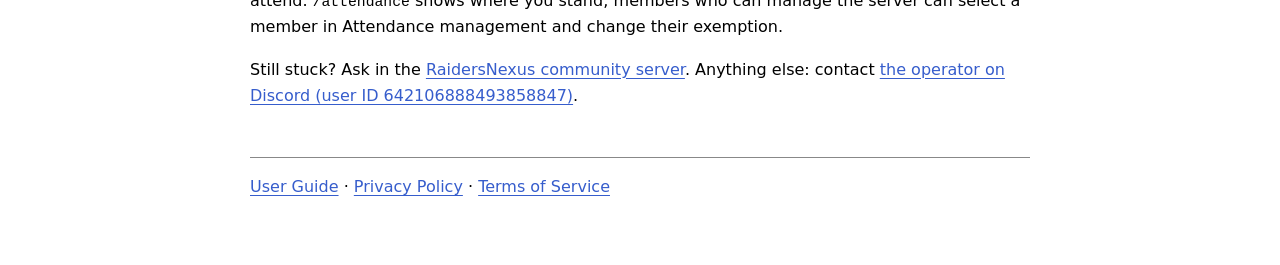
<file: guide-attendance.html>
<!doctype html>
<html lang="en">
<head>
  <meta charset="utf-8">
  <meta name="viewport" content="width=device-width, initial-scale=1">
  <title>Attendance — RaidersNexus User Guide</title>
  <link rel="stylesheet" href="styles.css">
</head>
<body>
  <nav aria-label="Pages"><a href="index.html">RaidersNexus</a><a href="guide.html">User Guide</a><a href="terms.html">Terms of Service</a><a href="privacy.html">Privacy Policy</a></nav>
  <main>
    <h1>Attendance (Paid or an event pass for one date)</h1>
    <p>Open <strong>/settings → Insights → Attendance</strong> for a filterable member overview, recent events, member history and CSV exports. Members affected by the attendance rule or one counted miss away appear first. Use <strong>Attendance Rules</strong> to choose how attendance counts. Select a member and choose <strong>Edit attendance</strong> to correct a saved event, or select a recent event to edit its recorded roster. Choose Attended, Late or No-Show; changes save as you make them. Press <strong>Save Attendance</strong> when you’re done; deselect a member from the chosen mark to clear it. Historical records remain editable after the original event or roster is gone. Reports and corrections retain the attendance permissions and Paid requirement.</p>
    <p>Only the server owner sees <strong>Wipe server attendance</strong>. Type <code>WIPE</code> to permanently delete all server attendance marks, event attendance records, voice history and recurring confirmations. This cannot be undone. Attendance rules and member exemptions are preserved; future attendance is recorded normally.</p>
    <p class="toc"><a href="guide.html">Overview</a> · <a href="guide-members.html">Members</a> · <a href="guide-organizers.html">Organizers</a> · <a href="guide-restricted.html">Restricted events</a> · <strong>Attendance</strong> · <a href="guide-roles.html">Roles</a> · <a href="guide-alliances.html">Alliances</a> · <a href="guide-admins.html">Server admins</a></p>

    <h2 id="tracking">Taking attendance</h2>
    <ul>
      <li>During the event window, the bot samples roster members and the event’s creator in any of the server’s voice or stage channels, even when the event has no channel. Roster members seen in at least two samples are pre-marked attended. Other members in voice are never sampled.</li>
      <li>The pre-event roster’s <strong>Attendance</strong> button (when enabled) opens a roster-only editor, during or after the event. It stays on the final roster after the event ends and the thread closes, so organizers can correct attendance later (cancelled events keep no buttons). Choose <strong>Attended</strong>, <strong>Late</strong> or <strong>No-Show</strong>, select the players receiving that mark. Changes save as you make them, including <strong>Mark all Attended</strong>. Press <strong>Save Attendance</strong> when you’re done to confirm the event; if you don’t, it is confirmed when the event ends if someone marked it. After confirmation, changes save and count as you make them. <strong>Mark all Attended</strong> marks every roster player, across all pages. Unmarked players stay unmarked; interested members, standby players and earlier placements outside the posted roster do not become no-shows. Voice samples and 🕒 late-arrival suggestions remain visible. Manual choices override voice suggestions; a manual Late mark does not invent an arrival time.</li>
      <li><strong>Add someone…</strong> adds a person who took part but wasn’t on the roster: a member who didn’t sign up, a saved guest, or a new guest (someone not on Discord). They start unmarked and stay on that event’s attendance.</li>
    </ul>

    <h2 id="history">History and export</h2>
    <ul>
      <li>In an event’s thread, <code>/attendance</code> opens that event’s Attendance panel for whoever can mark it, live or ended. Everyone else sees their own record with that event’s mark first.</li>
      <li>Outside an event thread, <code>/attendance</code> shows ordinary members their own record: attended, half and late attendances, no-shows, your score, your recent signups (the same window the no-show rule looks at) with their rate, even when the rule is off, and where you stand under the rule when it’s on.</li>
      <li><code>/attendance</code> opens Attendance management for members who can manage events or the server: recent events, member lookup and attendance scores.</li>
      <li>In Attendance management, <em>Export CSV</em> downloads every attendance mark and recurring-date answer, or the selected member’s.</li>
      <li><em>Guests</em> lists the people not on Discord that organizers added. Choose one to see their record, link them to their account once they join Discord (their attendance moves over; an existing mark for the member on the same event wins), or delete them with everything recorded about them. Guests are left out of the no-show rule.</li>
    </ul>

    <h2 id="how-it-counts">How attendance counts</h2>
    <p>Attendance reports show what a member attended: <code>Aldric — 6/7 attended · Within rule</code>. Late and half attendance count partly, so a score can read <code>6.5/7 attended</code>; partial scores show one decimal, without a percentage. A member’s record says <code>Recent signups: attended 6.5 of the last 7</code>. The score uses the same counted signups and weights as the no-show rule.</p>
    <p>The rules below are worked out when attendance is read, so changing a setting applies to past events too.</p>
    <ul>
      <li id="voice-required"><strong>Voice-required events:</strong> put <code>Voice: required</code> in a Discord event’s description. Members pre-marked from voice samples who weren’t seen in any of the server’s voice or stage channels get half attendance (🎧): it counts as half in the rate and half a miss for the no-show rule. By hand, choose <strong>Attended, not in voice</strong> for the same half; a hand-marked <strong>Attended</strong> counts in full, whatever the samples say. A Late mark without voice counts the late weight × ½ (¼ with the default), including a hand-marked Late. Turn this off in <code>/settings</code> → Attendance rules.</li>
      <li id="late"><strong>Late arrivals:</strong> members first seen in any of the server’s voice or stage channels more than 10 minutes after its scheduled start are late (🕒) and count ½ in the rate and the no-show rule (half a miss). Lateness counts from the later of the scheduled start and the creator’s first voice sample. A creator never seen leaves it on the scheduled start. The Attendance panel and summary note a late leader; the creator’s own mark follows the usual rules. A rescheduled event counts from its new time; starting early doesn’t make anyone late. <code>/settings</code> → Attendance rules → <em>Late arrivals…</em> changes the minutes (0 turns it off) and whether late counts in full, ¾ or ½.</li>
      <li id="void"><strong>Voiding an event:</strong> if an event’s attendance shouldn’t count (a test run, or one padded with attendance), <code>/settings</code> → Attendance rules → <em>Void an event…</em> voids it. It stays listed, marked ⊘, but no longer counts toward rates or the no-show rule, including its unanswered recurring-date confirmations; choose it again to restore it. Both are recorded in the audit log.</li>
      <li id="confirmed-only"><strong>Count only confirmed attendance</strong> (on by default): an event counts once an organizer saves its attendance with <em>Save Attendance</em>, or when it ends if someone marked it. An event nobody marked stays unconfirmed, even with voice pre-fill. The first change to an ended, unconfirmed event confirms it too. Until then its marks stay listed as not confirmed (⏳) and don’t count toward rates or the no-show rule; the event’s own attendance panel still shows them, ready to confirm. Turn it off in <code>/settings</code> → Attendance rules to count every recorded event. It applies to past events too.</li>
    </ul>

    <h3 id="characters">Attendance with extra characters</h3>
    <p>When a member brings extra characters, the attendance editor lists each character separately. Voice samples belong to the member and inform each character line, including the any-channel and late-leader rules. The no-show rule counts the member once per event: if one character attended, another character’s No-Show does not make that event a miss. Only all-No-Show lines make a missed event. Character lines hidden by the event’s rule remain hidden on ended records and attendance too. Marks for temporarily hidden extras stay stored when the host’s plan or Characters on events switch changes.</p>
    <p>The current settings apply to past events too. Unanswered recurring-date confirmations still count as misses when Count only confirmed attendance is on.</p>

    <h2 id="no-show-rule">The no-show rule</h2>
    <p>Off by default (<code>/settings</code> → Attendance rules). Members who missed more than a set share of their recent signups (no-shows in attendance, or not confirming a <a href="guide-organizers.html#confirm-attendance">recurring date</a>) wait on standby first, behind members who chose standby, and are called in at the standby fill time if places remain. Saying <em>Can't make it</em> in time isn't a miss, and the window moves on as members attend. <code>/attendance</code> shows where you stand; members who can manage the server can select a member in Attendance management and change their exemption.</p>
    <p>Still stuck? Ask in the <a href="https://discord.gg/FmapP6S6xy">RaidersNexus community server</a>. Anything else: contact <a href="https://discord.com/users/642106888493858847">the operator on Discord (user ID 642106888493858847)</a>.</p>
  </main>
  <footer><a href="guide.html">User Guide</a> · <a href="privacy.html">Privacy Policy</a> · <a href="terms.html">Terms of Service</a></footer>
</body>
</html>
</file>
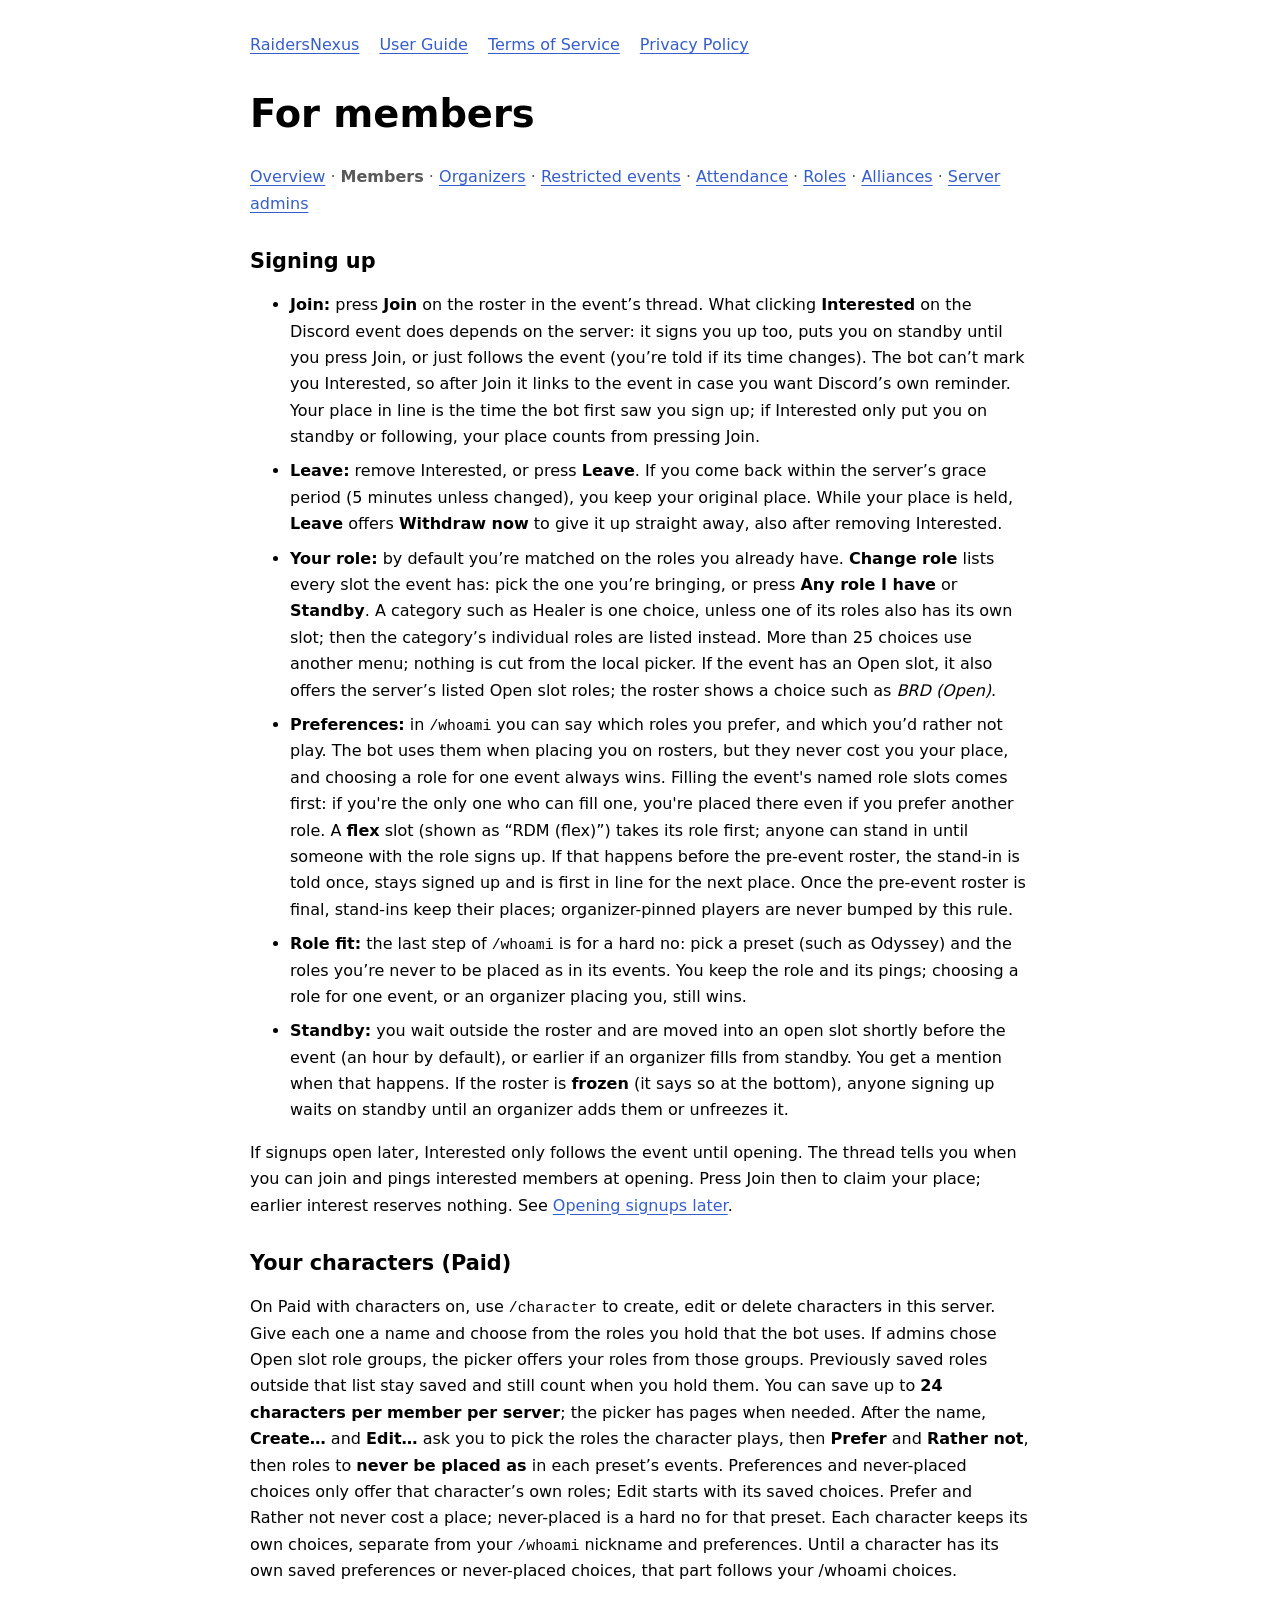
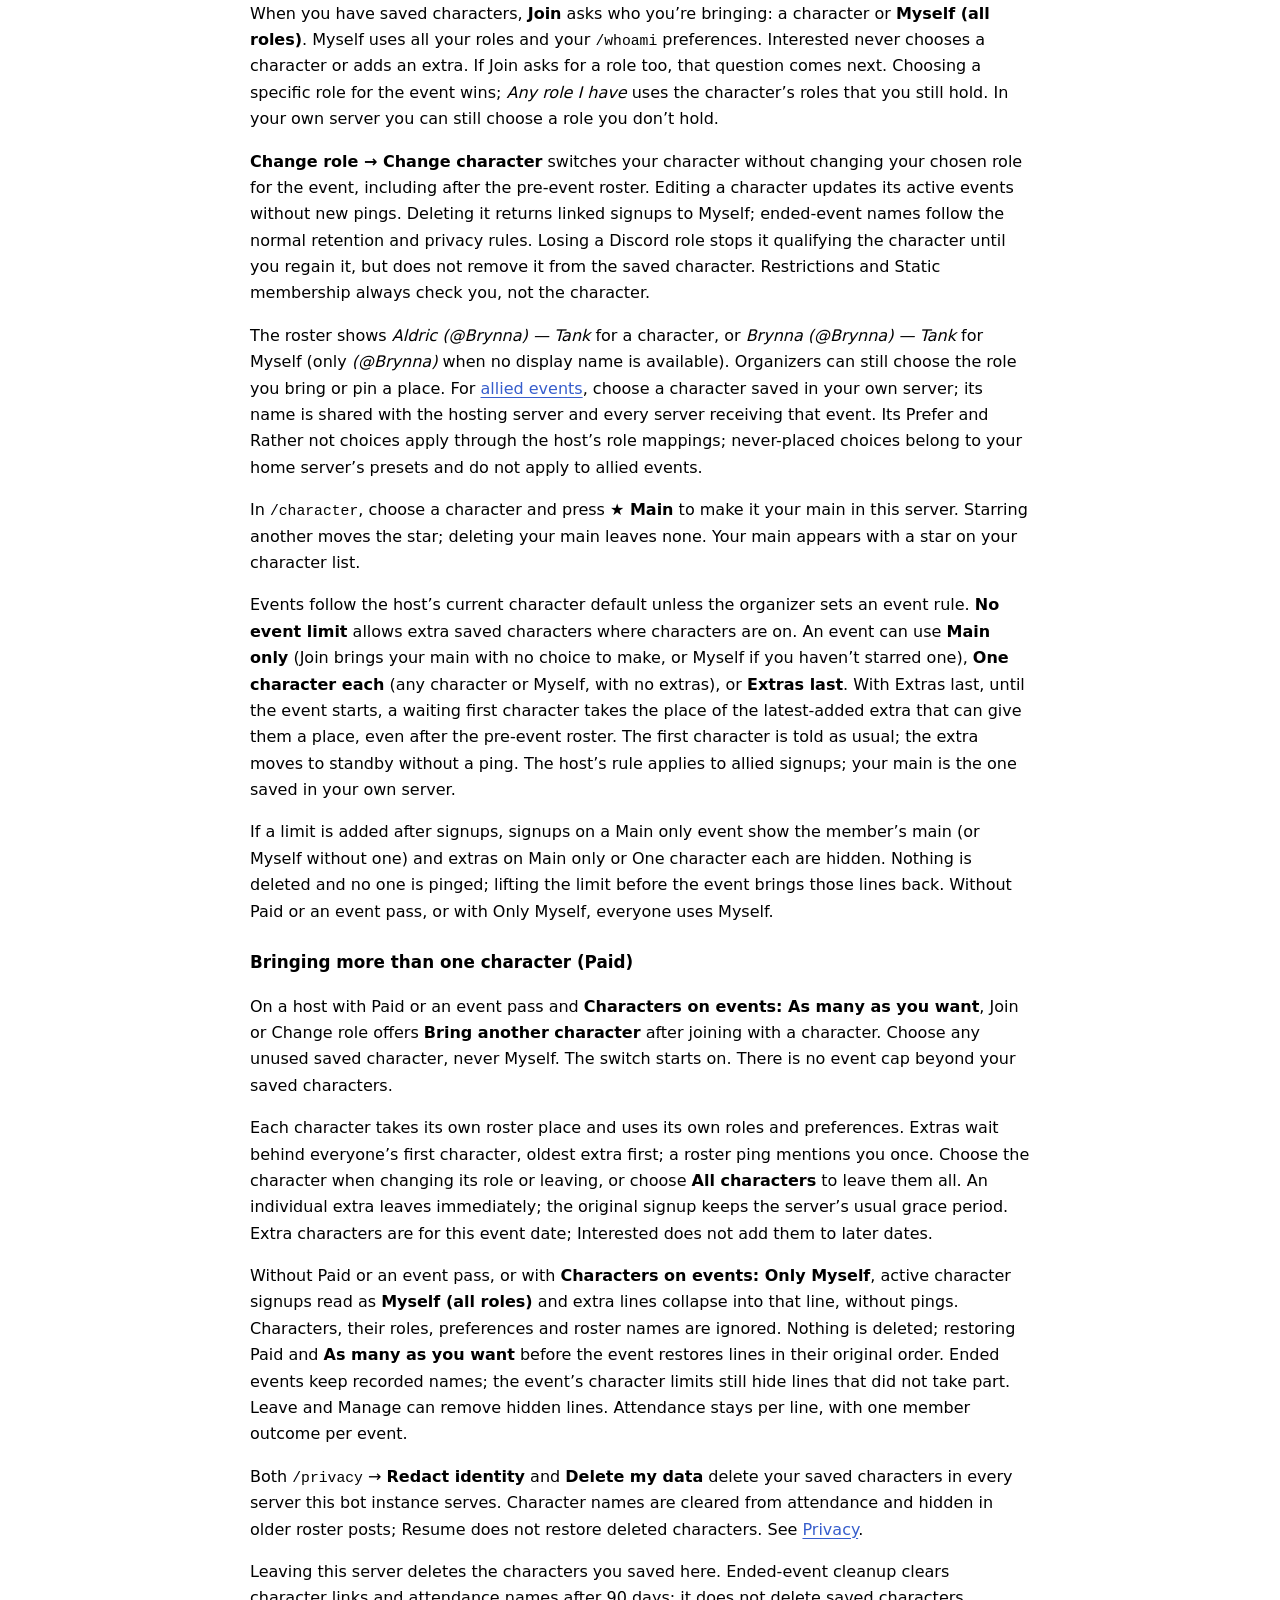
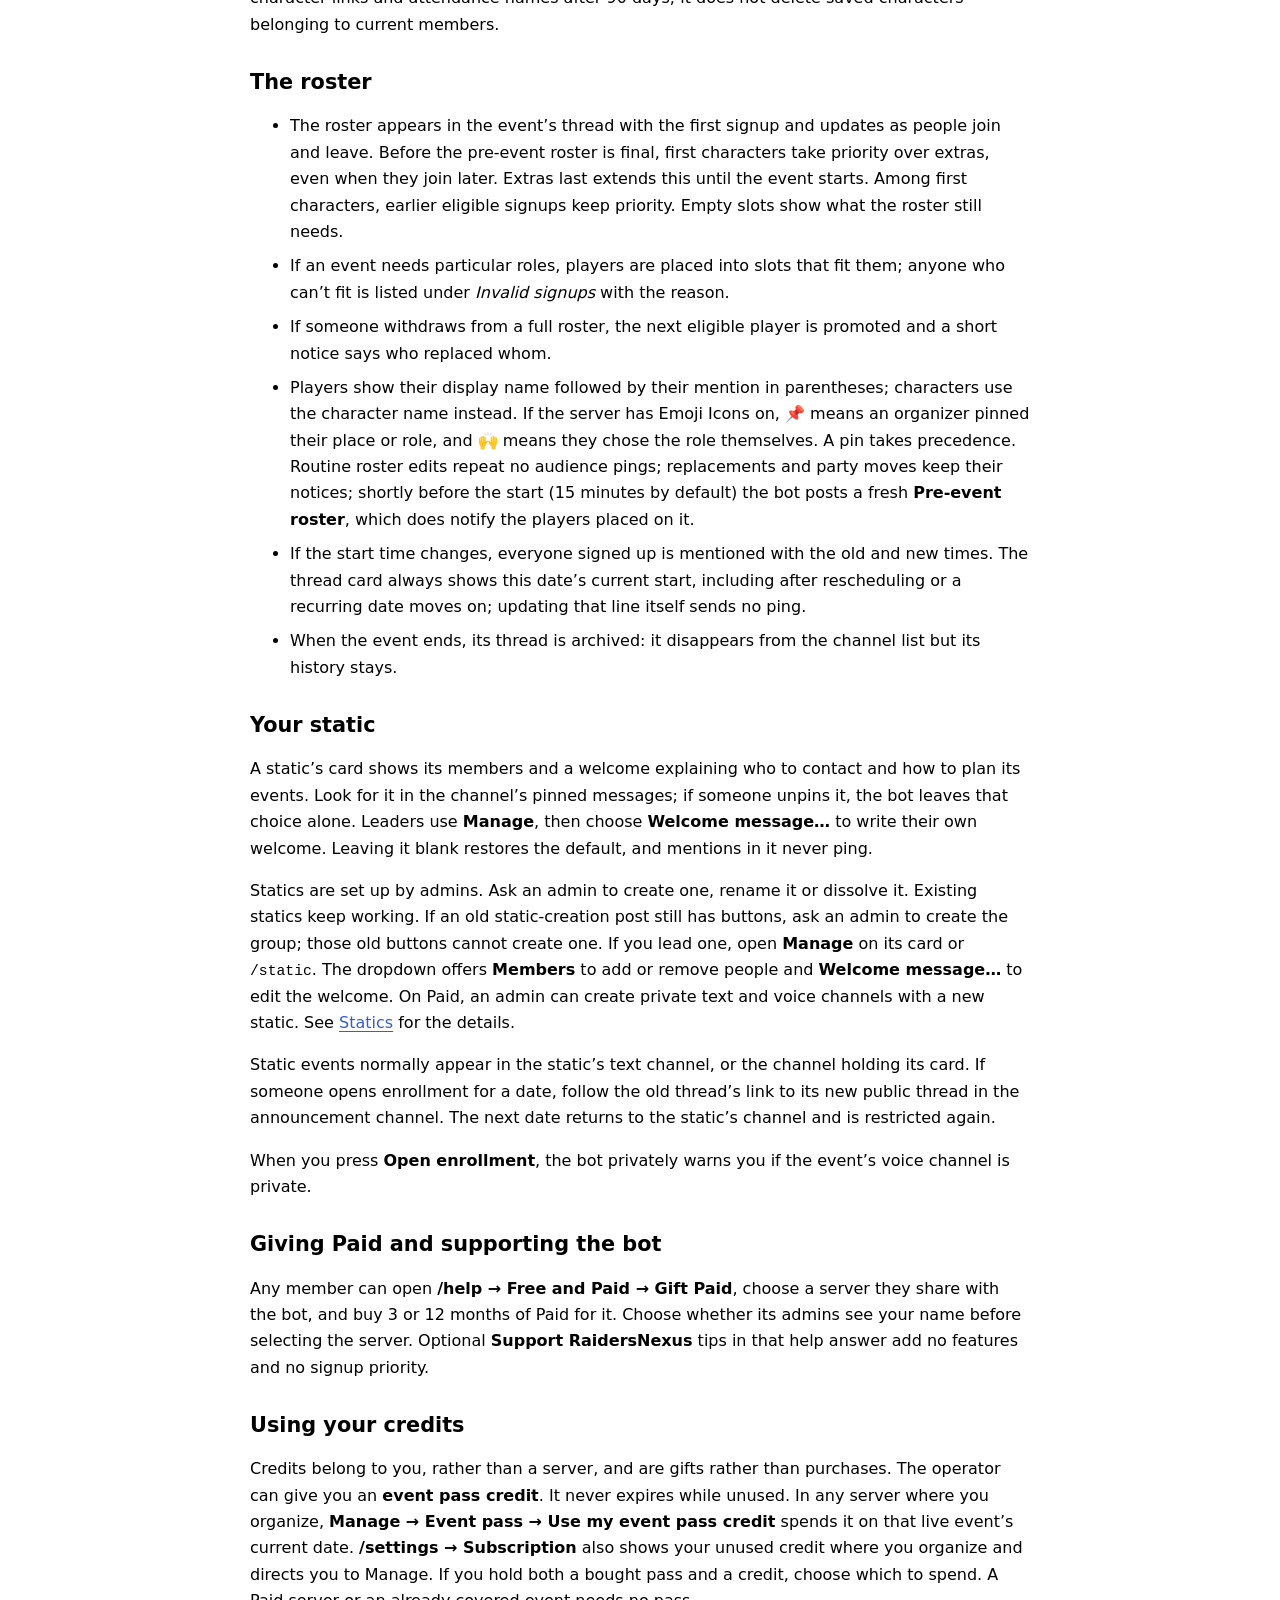
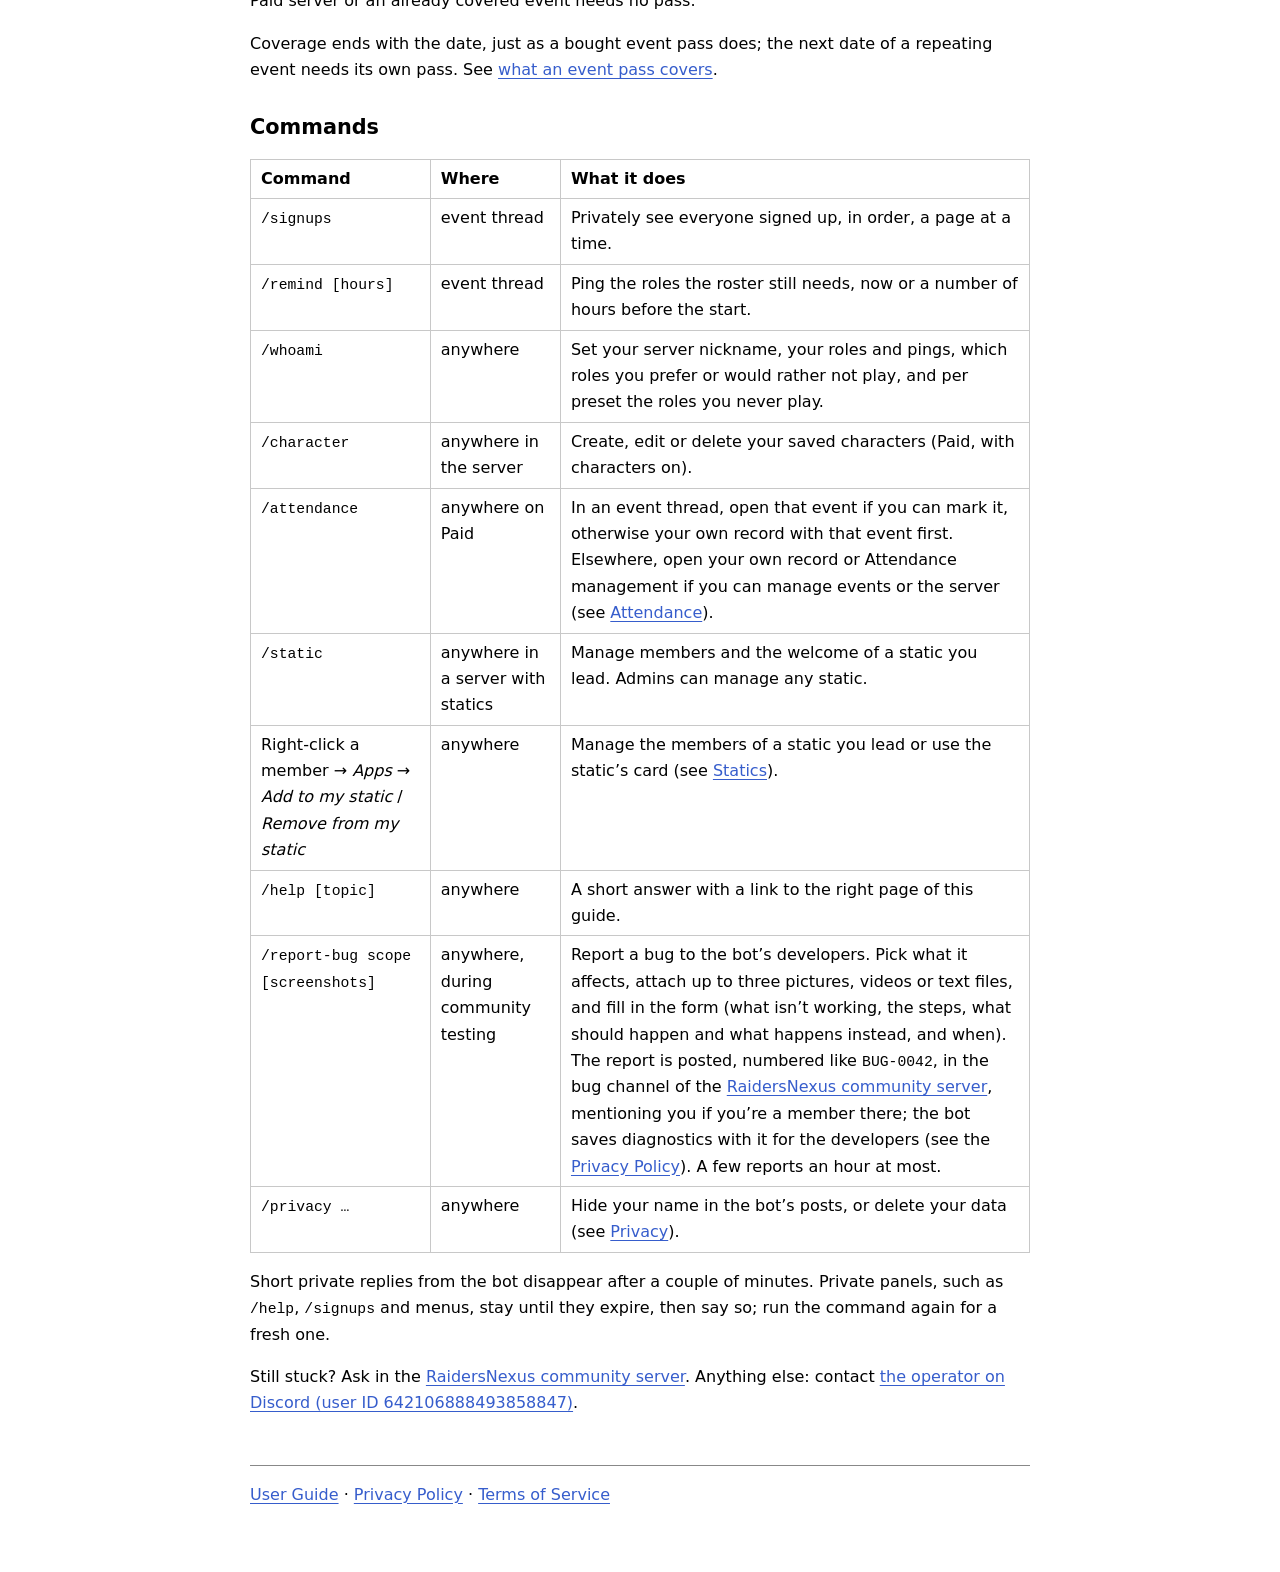
<file: guide-members.html>
<!doctype html>
<html lang="en">
<head>
  <meta charset="utf-8">
  <meta name="viewport" content="width=device-width, initial-scale=1">
  <title>Members — RaidersNexus User Guide</title>
  <link rel="stylesheet" href="styles.css">
</head>
<body>
  <nav aria-label="Pages"><a href="index.html">RaidersNexus</a><a href="guide.html">User Guide</a><a href="terms.html">Terms of Service</a><a href="privacy.html">Privacy Policy</a></nav>
  <main>
    <h1>For members</h1>
    <p class="toc"><a href="guide.html">Overview</a> · <strong>Members</strong> · <a href="guide-organizers.html">Organizers</a> · <a href="guide-restricted.html">Restricted events</a> · <a href="guide-attendance.html">Attendance</a> · <a href="guide-roles.html">Roles</a> · <a href="guide-alliances.html">Alliances</a> · <a href="guide-admins.html">Server admins</a></p>

    <h2 id="signing-up">Signing up</h2>
    <ul>
      <li><strong>Join:</strong> press <strong>Join</strong> on the roster in the event’s thread. What clicking <strong>Interested</strong> on the Discord event does depends on the server: it signs you up too, puts you on standby until you press Join, or just follows the event (you’re told if its time changes). The bot can’t mark you Interested, so after Join it links to the event in case you want Discord’s own reminder. Your place in line is the time the bot first saw you sign up; if Interested only put you on standby or following, your place counts from pressing Join.</li>
      <li><strong>Leave:</strong> remove Interested, or press <strong>Leave</strong>. If you come back within the server’s grace period (5 minutes unless changed), you keep your original place. While your place is held, <strong>Leave</strong> offers <strong>Withdraw now</strong> to give it up straight away, also after removing Interested.</li>
      <li><strong>Your role:</strong> by default you’re matched on the roles you already have. <strong>Change role</strong> lists every slot the event has: pick the one you’re bringing, or press <strong>Any role I have</strong> or <strong>Standby</strong>. A category such as Healer is one choice, unless one of its roles also has its own slot; then the category’s individual roles are listed instead. More than 25 choices use another menu; nothing is cut from the local picker. If the event has an Open slot, it also offers the server’s listed Open slot roles; the roster shows a choice such as <em>BRD (Open)</em>.</li>
      <li><strong>Preferences:</strong> in <code>/whoami</code> you can say which roles you prefer, and which you’d rather not play. The bot uses them when placing you on rosters, but they never cost you your place, and choosing a role for one event always wins. Filling the event's named role slots comes first: if you're the only one who can fill one, you're placed there even if you prefer another role. A <strong>flex</strong> slot (shown as “RDM (flex)”) takes its role first; anyone can stand in until someone with the role signs up. If that happens before the pre-event roster, the stand-in is told once, stays signed up and is first in line for the next place. Once the pre-event roster is final, stand-ins keep their places; organizer-pinned players are never bumped by this rule.</li>
      <li><strong>Role fit:</strong> the last step of <code>/whoami</code> is for a hard no: pick a preset (such as Odyssey) and the roles you’re never to be placed as in its events. You keep the role and its pings; choosing a role for one event, or an organizer placing you, still wins.</li>
      <li><strong>Standby:</strong> you wait outside the roster and are moved into an open slot shortly before the event (an hour by default), or earlier if an organizer fills from standby. You get a mention when that happens. If the roster is <strong>frozen</strong> (it says so at the bottom), anyone signing up waits on standby until an organizer adds them or unfreezes it.</li>
    </ul>

    <p>If signups open later, Interested only follows the event until opening. The thread tells you when you can join and pings interested members at opening. Press Join then to claim your place; earlier interest reserves nothing. See <a href="guide-organizers.html#delayed-signups">Opening signups later</a>.</p>

    <h2 id="characters">Your characters (Paid)</h2>
    <p>On Paid with characters on, use <code>/character</code> to create, edit or delete characters in this server. Give each one a name and choose from the roles you hold that the bot uses. If admins chose Open slot role groups, the picker offers your roles from those groups. Previously saved roles outside that list stay saved and still count when you hold them. You can save up to <strong>24 characters per member per server</strong>; the picker has pages when needed. After the name, <strong>Create…</strong> and <strong>Edit…</strong> ask you to pick the roles the character plays, then <strong>Prefer</strong> and <strong>Rather not</strong>, then roles to <strong>never be placed as</strong> in each preset’s events. Preferences and never-placed choices only offer that character’s own roles; Edit starts with its saved choices. Prefer and Rather not never cost a place; never-placed is a hard no for that preset. Each character keeps its own choices, separate from your <code>/whoami</code> nickname and preferences. Until a character has its own saved preferences or never-placed choices, that part follows your /whoami choices.</p>
    <p>When you have saved characters, <strong>Join</strong> asks who you’re bringing: a character or <strong>Myself (all roles)</strong>. Myself uses all your roles and your <code>/whoami</code> preferences. Interested never chooses a character or adds an extra. If Join asks for a role too, that question comes next. Choosing a specific role for the event wins; <em>Any role I have</em> uses the character’s roles that you still hold. In your own server you can still choose a role you don’t hold.</p>
    <p><strong>Change role → Change character</strong> switches your character without changing your chosen role for the event, including after the pre-event roster. Editing a character updates its active events without new pings. Deleting it returns linked signups to Myself; ended-event names follow the normal retention and privacy rules. Losing a Discord role stops it qualifying the character until you regain it, but does not remove it from the saved character. Restrictions and Static membership always check you, not the character.</p>
    <p>The roster shows <em>Aldric (@Brynna) — Tank</em> for a character, or <em>Brynna (@Brynna) — Tank</em> for Myself (only <em>(@Brynna)</em> when no display name is available). Organizers can still choose the role you bring or pin a place. For <a href="guide-alliances.html#characters">allied events</a>, choose a character saved in your own server; its name is shared with the hosting server and every server receiving that event. Its Prefer and Rather not choices apply through the host’s role mappings; never-placed choices belong to your home server’s presets and do not apply to allied events.</p>

    <p>In <code>/character</code>, choose a character and press <strong>★ Main</strong> to make it your main in this server. Starring another moves the star; deleting your main leaves none. Your main appears with a star on your character list.</p>
    <p>Events follow the host’s current character default unless the organizer sets an event rule. <strong>No event limit</strong> allows extra saved characters where characters are on. An event can use <strong>Main only</strong> (Join brings your main with no choice to make, or Myself if you haven’t starred one), <strong>One character each</strong> (any character or Myself, with no extras), or <strong>Extras last</strong>. With Extras last, until the event starts, a waiting first character takes the place of the latest-added extra that can give them a place, even after the pre-event roster. The first character is told as usual; the extra moves to standby without a ping. The host’s rule applies to allied signups; your main is the one saved in your own server.</p>
    <p>If a limit is added after signups, signups on a Main only event show the member’s main (or Myself without one) and extras on Main only or One character each are hidden. Nothing is deleted and no one is pinged; lifting the limit before the event brings those lines back. Without Paid or an event pass, or with Only Myself, everyone uses Myself.</p>
    <h3 id="extra-characters">Bringing more than one character (Paid)</h3>
    <p>On a host with Paid or an event pass and <strong>Characters on events: As many as you want</strong>, Join or Change role offers <strong>Bring another character</strong> after joining with a character. Choose any unused saved character, never Myself. The switch starts on. There is no event cap beyond your saved characters.</p>
    <p>Each character takes its own roster place and uses its own roles and preferences. Extras wait behind everyone’s first character, oldest extra first; a roster ping mentions you once. Choose the character when changing its role or leaving, or choose <strong>All characters</strong> to leave them all. An individual extra leaves immediately; the original signup keeps the server’s usual grace period. Extra characters are for this event date; Interested does not add them to later dates.</p>
    <p>Without Paid or an event pass, or with <strong>Characters on events: Only Myself</strong>, active character signups read as <strong>Myself (all roles)</strong> and extra lines collapse into that line, without pings. Characters, their roles, preferences and roster names are ignored. Nothing is deleted; restoring Paid and <strong>As many as you want</strong> before the event restores lines in their original order. Ended events keep recorded names; the event’s character limits still hide lines that did not take part. Leave and Manage can remove hidden lines. Attendance stays per line, with one member outcome per event.</p>
    <p>Both <code>/privacy</code> → <strong>Redact identity</strong> and <strong>Delete my data</strong> delete your saved characters in every server this bot instance serves. Character names are cleared from attendance and hidden in older roster posts; Resume does not restore deleted characters. See <a href="guide.html#privacy">Privacy</a>.</p>

    <p>Leaving this server deletes the characters you saved here. Ended-event cleanup clears character links and attendance names after 90 days; it does not delete saved characters belonging to current members.</p>

    <h2 id="roster">The roster</h2>
    <ul>
      <li>The roster appears in the event’s thread with the first signup and updates as people join and leave. Before the pre-event roster is final, first characters take priority over extras, even when they join later. Extras last extends this until the event starts. Among first characters, earlier eligible signups keep priority. Empty slots show what the roster still needs.</li>
      <li>If an event needs particular roles, players are placed into slots that fit them; anyone who can’t fit is listed under <em>Invalid signups</em> with the reason.</li>
      <li>If someone withdraws from a full roster, the next eligible player is promoted and a short notice says who replaced whom.</li>
      <li>Players show their display name followed by their mention in parentheses; characters use the character name instead. If the server has Emoji Icons on, 📌 means an organizer pinned their place or role, and 🙌 means they chose the role themselves. A pin takes precedence. Routine roster edits repeat no audience pings; replacements and party moves keep their notices; shortly before the start (15 minutes by default) the bot posts a fresh <strong>Pre-event roster</strong>, which does notify the players placed on it.</li>
      <li>If the start time changes, everyone signed up is mentioned with the old and new times. The thread card always shows this date’s current start, including after rescheduling or a recurring date moves on; updating that line itself sends no ping.</li>
      <li>When the event ends, its thread is archived: it disappears from the channel list but its history stays.</li>
    </ul>

    <h2 id="statics">Your static</h2>
    <p>A static’s card shows its members and a welcome explaining who to contact and how to plan its events. Look for it in the channel’s pinned messages; if someone unpins it, the bot leaves that choice alone. Leaders use <strong>Manage</strong>, then choose <strong>Welcome message…</strong> to write their own welcome. Leaving it blank restores the default, and mentions in it never ping.</p>
    <p>Statics are set up by admins. Ask an admin to create one, rename it or dissolve it. Existing statics keep working. If an old static-creation post still has buttons, ask an admin to create the group; those old buttons cannot create one. If you lead one, open <strong>Manage</strong> on its card or <code>/static</code>. The dropdown offers <strong>Members</strong> to add or remove people and <strong>Welcome message…</strong> to edit the welcome. On Paid, an admin can create private text and voice channels with a new static. See <a href="guide-restricted.html#statics">Statics</a> for the details.</p>
    <p>Static events normally appear in the static’s text channel, or the channel holding its card. If someone opens enrollment for a date, follow the old thread’s link to its new public thread in the announcement channel. The next date returns to the static’s channel and is restricted again.</p>
    <p>When you press <strong>Open enrollment</strong>, the bot privately warns you if the event’s voice channel is private.</p>

    <h2 id="gifts">Giving Paid and supporting the bot</h2>
    <p>Any member can open <strong>/help → Free and Paid → Gift Paid</strong>, choose a server they share with the bot, and buy 3 or 12 months of Paid for it. Choose whether its admins see your name before selecting the server. Optional <strong>Support RaidersNexus</strong> tips in that help answer add no features and no signup priority.</p>

    <h2 id="credits">Using your credits</h2>
    <p>Credits belong to you, rather than a server, and are gifts rather than purchases. The operator can give you an <strong>event pass credit</strong>. It never expires while unused. In any server where you organize, <strong>Manage → Event pass → Use my event pass credit</strong> spends it on that live event’s current date. <strong>/settings → Subscription</strong> also shows your unused credit where you organize and directs you to Manage. If you hold both a bought pass and a credit, choose which to spend. A Paid server or an already covered event needs no pass.</p>
    <p>Coverage ends with the date, just as a bought event pass does; the next date of a repeating event needs its own pass. See <a href="guide-admins.html#purchases">what an event pass covers</a>.</p>

    <h2 id="commands">Commands</h2>
    <table>
      <tr><th>Command</th><th>Where</th><th>What it does</th></tr>
      <tr><td><code>/signups</code></td><td>event thread</td><td>Privately see everyone signed up, in order, a page at a time.</td></tr>
      <tr><td><code>/remind [hours]</code></td><td>event thread</td><td>Ping the roles the roster still needs, now or a number of hours before the start.</td></tr>
      <tr><td><code>/whoami</code></td><td>anywhere</td><td>Set your server nickname, your roles and pings, which roles you prefer or would rather not play, and per preset the roles you never play.</td></tr>
      <tr><td><code>/character</code></td><td>anywhere in the server</td><td>Create, edit or delete your saved characters (Paid, with characters on).</td></tr>
      <tr><td><code>/attendance</code></td><td>anywhere on Paid</td><td>In an event thread, open that event if you can mark it, otherwise your own record with that event first. Elsewhere, open your own record or Attendance management if you can manage events or the server (see <a href="guide-attendance.html">Attendance</a>).</td></tr>
      <tr><td><code>/static</code></td><td>anywhere in a server with statics</td><td>Manage members and the welcome of a static you lead. Admins can manage any static.</td></tr>
      <tr><td>Right-click a member → <em>Apps</em> → <em>Add to my static</em> / <em>Remove from my static</em></td><td>anywhere</td><td>Manage the members of a static you lead or use the static’s card (see <a href="guide-restricted.html#statics">Statics</a>).</td></tr>
      <tr><td><code>/help [topic]</code></td><td>anywhere</td><td>A short answer with a link to the right page of this guide.</td></tr>
      <tr><td><code>/report-bug scope [screenshots]</code></td><td>anywhere, during community testing</td><td>Report a bug to the bot’s developers. Pick what it affects, attach up to three pictures, videos or text files, and fill in the form (what isn’t working, the steps, what should happen and what happens instead, and when). The report is posted, numbered like <code>BUG-0042</code>, in the bug channel of the <a href="https://discord.gg/FmapP6S6xy">RaidersNexus community server</a>, mentioning you if you’re a member there; the bot saves diagnostics with it for the developers (see the <a href="privacy.html">Privacy Policy</a>). A few reports an hour at most.</td></tr>
      <tr><td><code>/privacy …</code></td><td>anywhere</td><td>Hide your name in the bot’s posts, or delete your data (see <a href="guide.html#privacy">Privacy</a>).</td></tr>
    </table>
    <p>Short private replies from the bot disappear after a couple of minutes. Private panels, such as <code>/help</code>, <code>/signups</code> and menus, stay until they expire, then say so; run the command again for a fresh one.</p>
    <p>Still stuck? Ask in the <a href="https://discord.gg/FmapP6S6xy">RaidersNexus community server</a>. Anything else: contact <a href="https://discord.com/users/642106888493858847">the operator on Discord (user ID 642106888493858847)</a>.</p>
  </main>
  <footer><a href="guide.html">User Guide</a> · <a href="privacy.html">Privacy Policy</a> · <a href="terms.html">Terms of Service</a></footer>
</body>
</html>
</file>
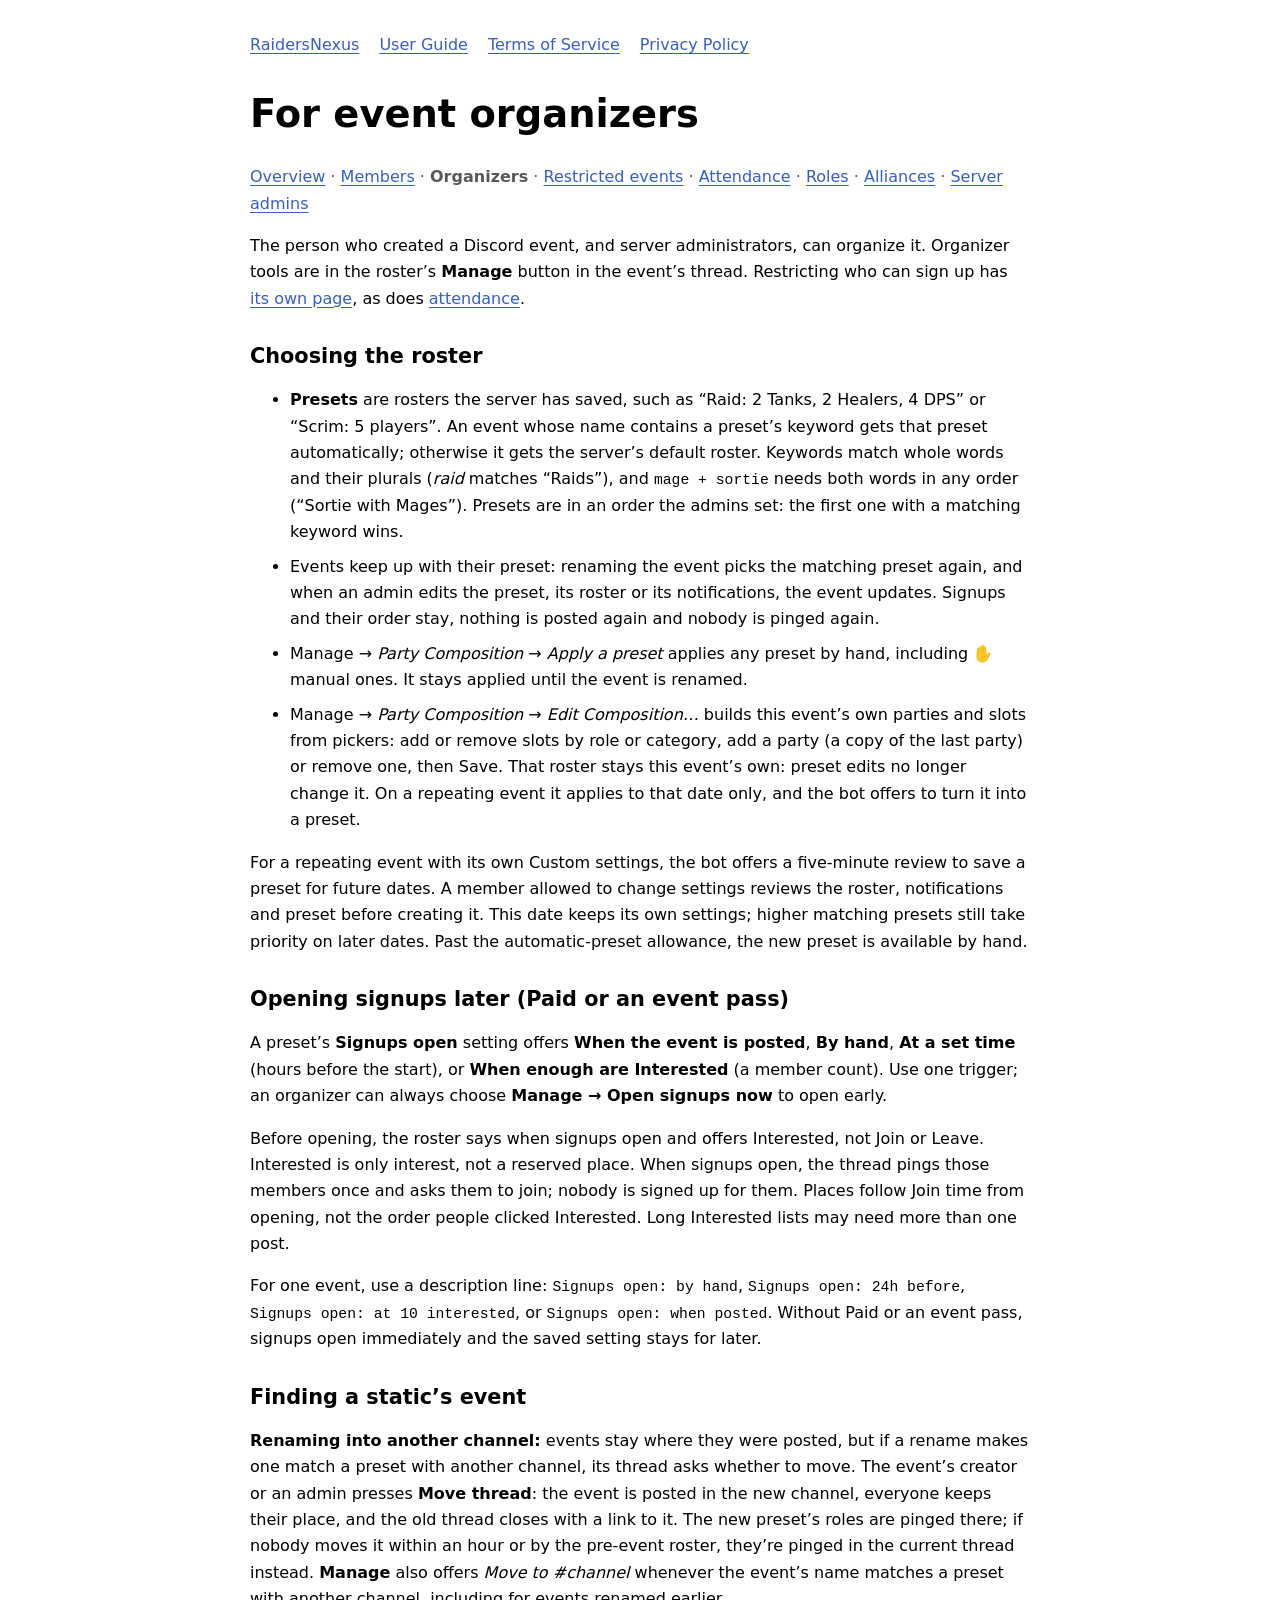
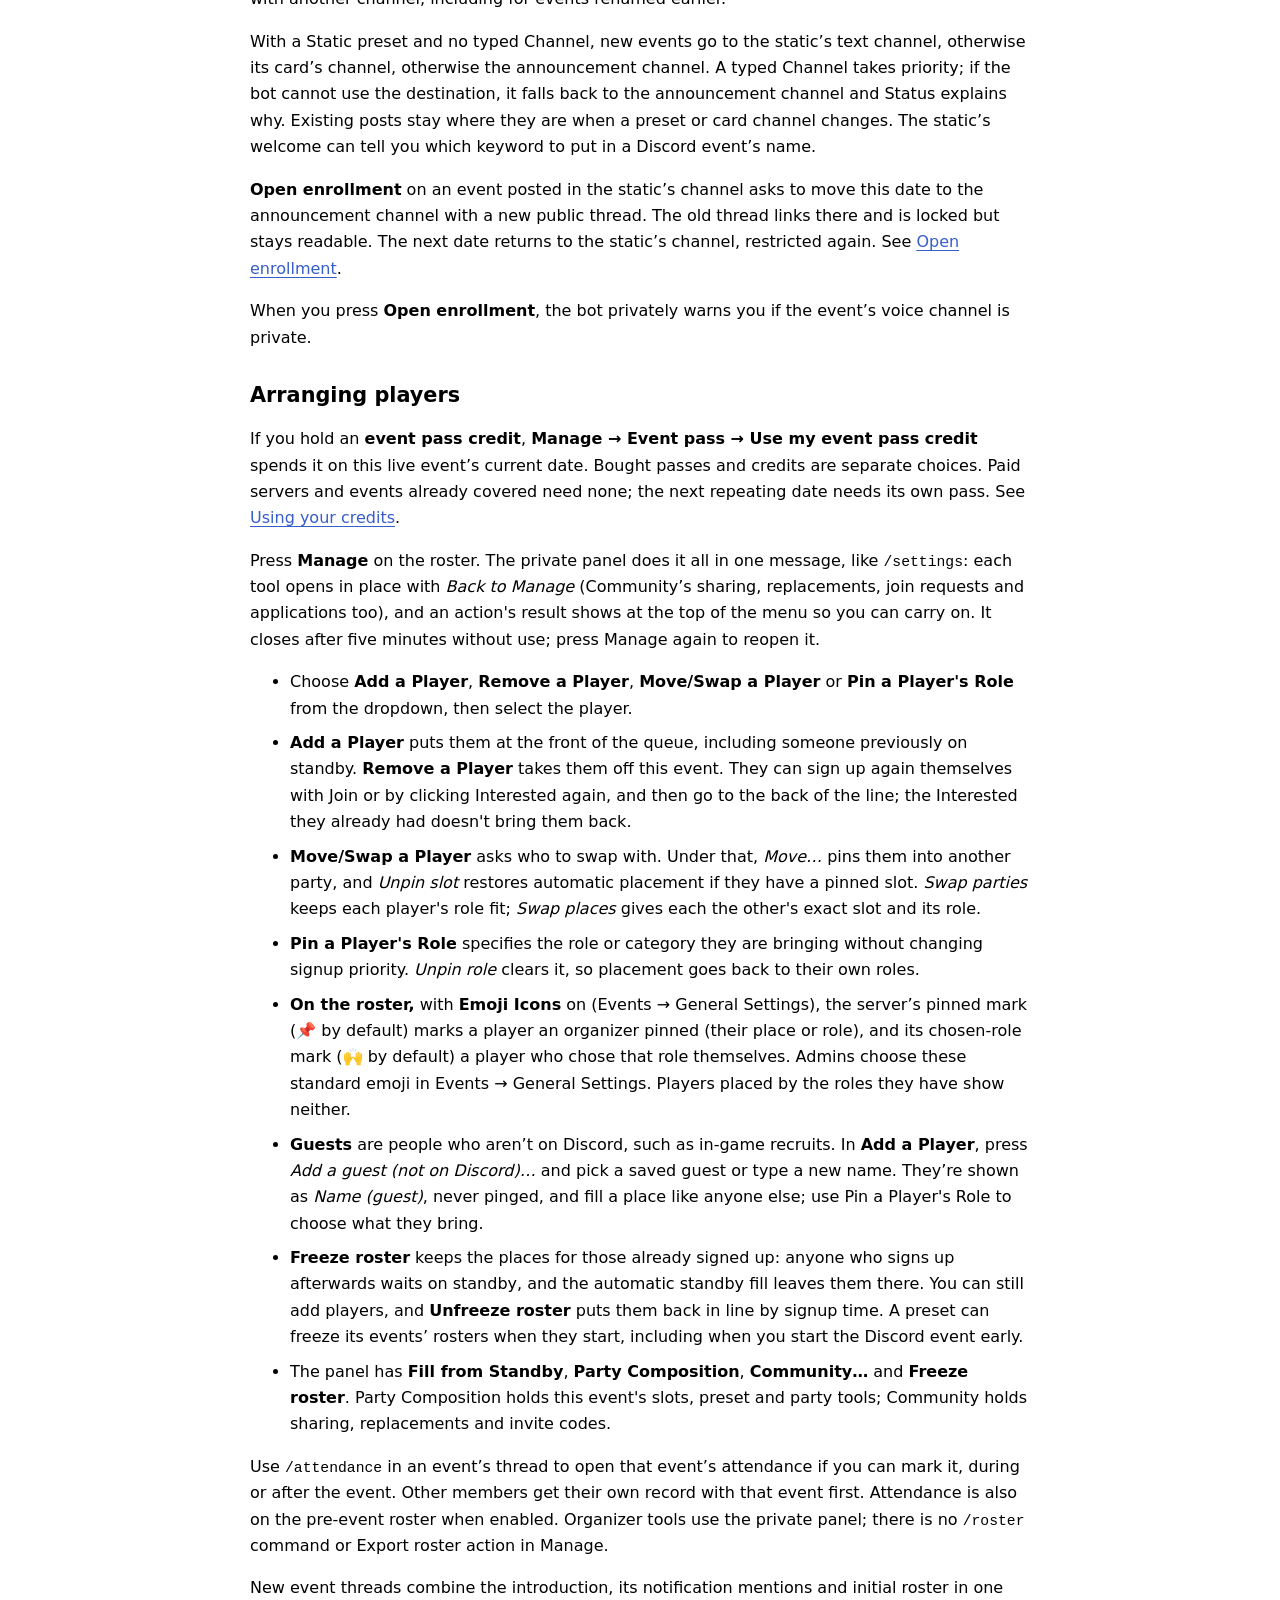
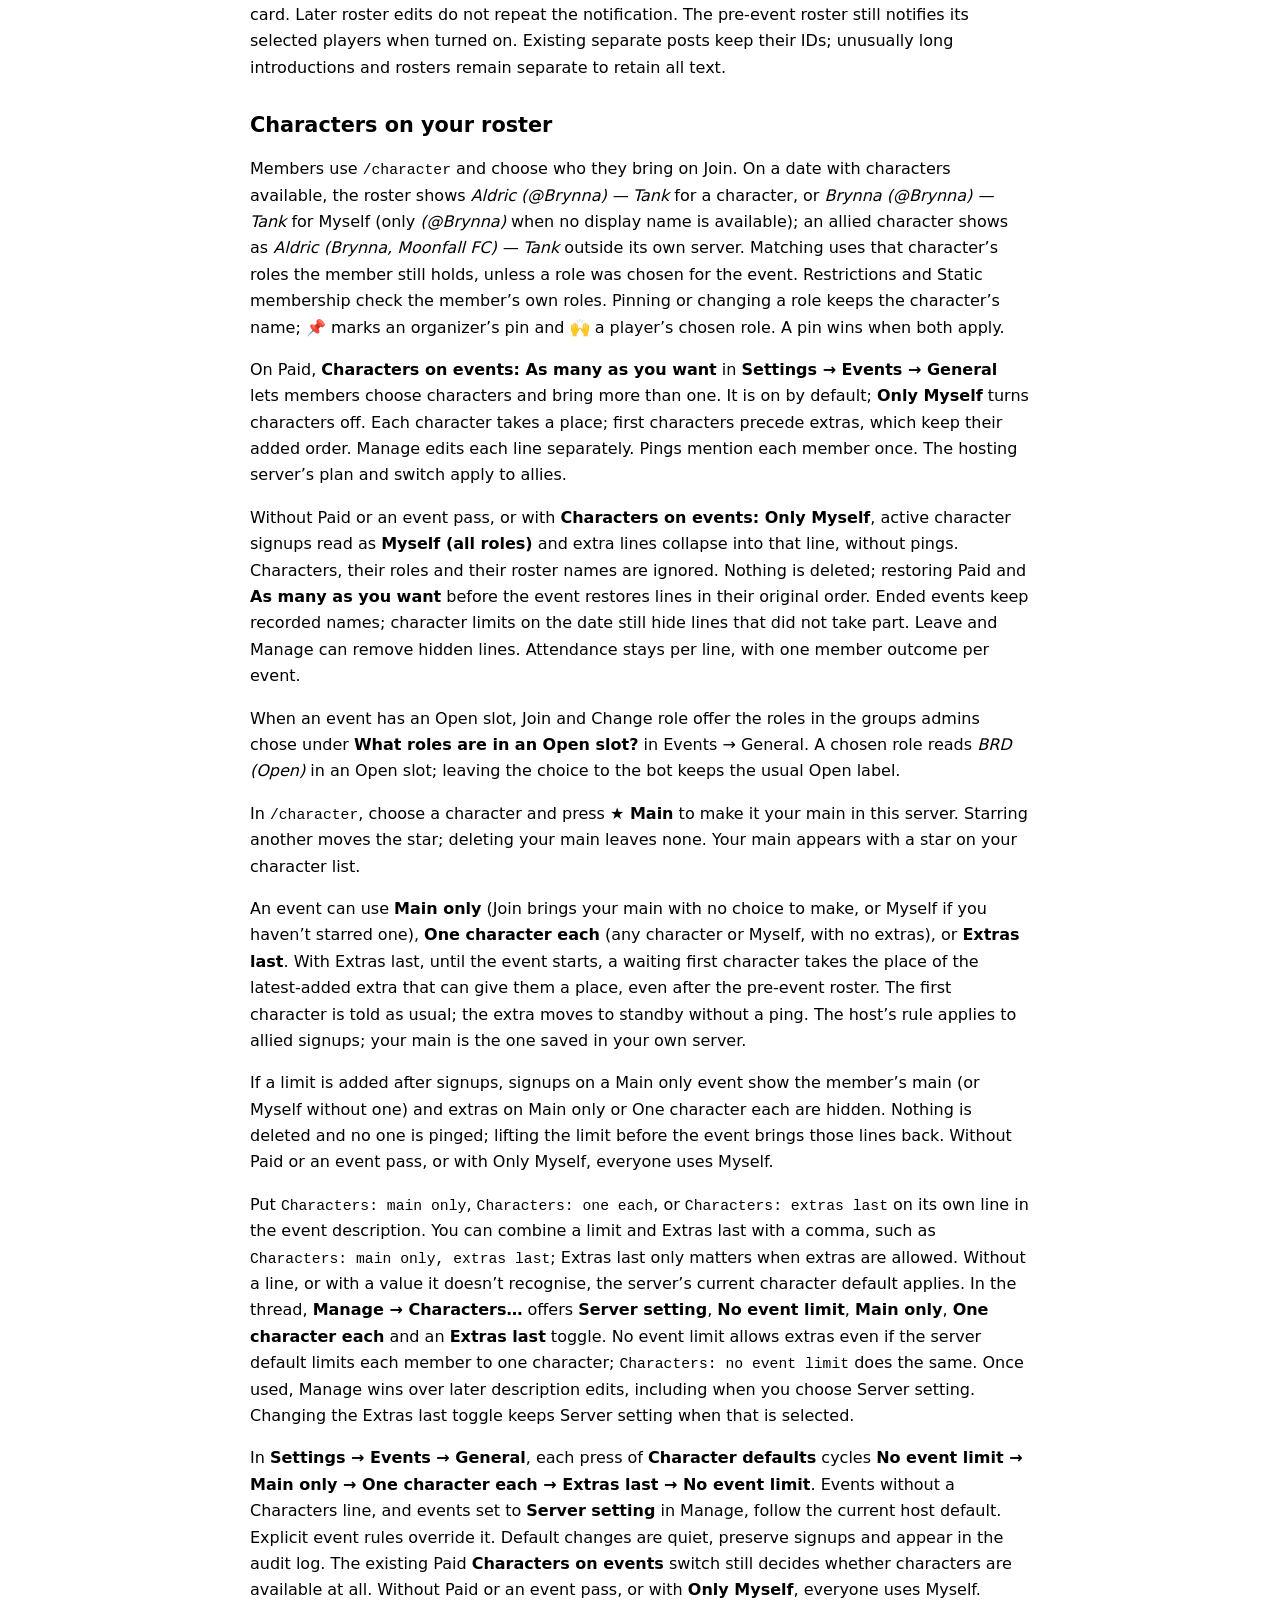
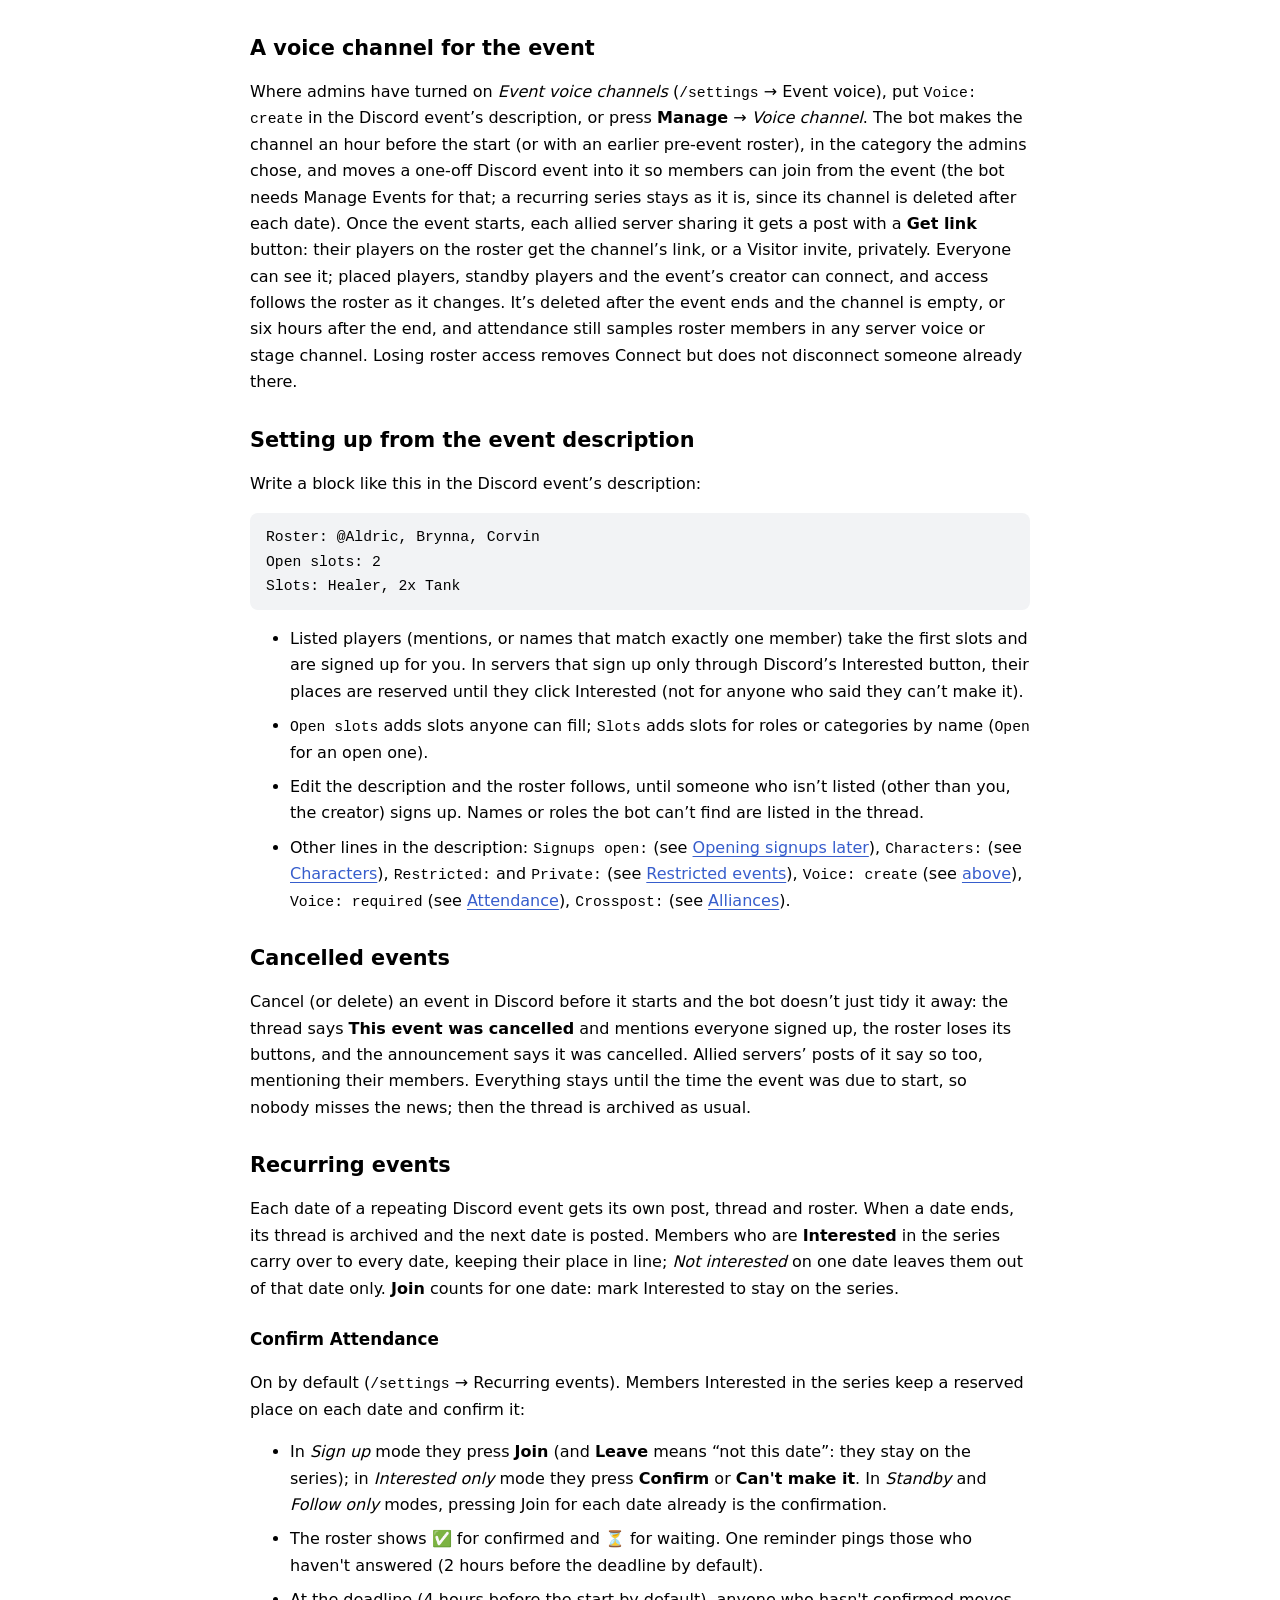
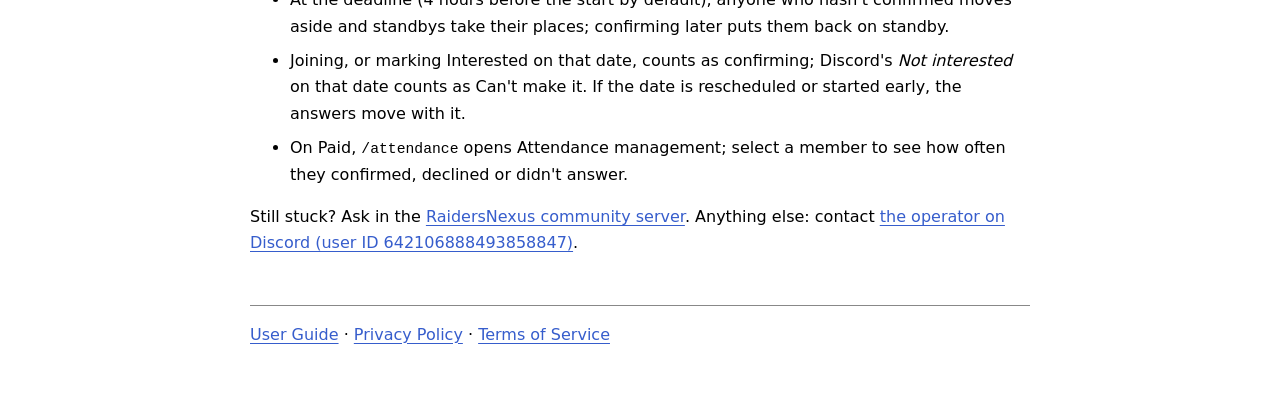
<file: guide-organizers.html>
<!doctype html>
<html lang="en">
<head>
  <meta charset="utf-8">
  <meta name="viewport" content="width=device-width, initial-scale=1">
  <title>Organizers — RaidersNexus User Guide</title>
  <link rel="stylesheet" href="styles.css">
</head>
<body>
  <nav aria-label="Pages"><a href="index.html">RaidersNexus</a><a href="guide.html">User Guide</a><a href="terms.html">Terms of Service</a><a href="privacy.html">Privacy Policy</a></nav>
  <main>
    <h1>For event organizers</h1>
    <p class="toc"><a href="guide.html">Overview</a> · <a href="guide-members.html">Members</a> · <strong>Organizers</strong> · <a href="guide-restricted.html">Restricted events</a> · <a href="guide-attendance.html">Attendance</a> · <a href="guide-roles.html">Roles</a> · <a href="guide-alliances.html">Alliances</a> · <a href="guide-admins.html">Server admins</a></p>
    <p>The person who created a Discord event, and server administrators, can organize it. Organizer tools are in the roster’s <strong>Manage</strong> button in the event’s thread. Restricting who can sign up has <a href="guide-restricted.html">its own page</a>, as does <a href="guide-attendance.html">attendance</a>.</p>

    <h2 id="presets">Choosing the roster</h2>
    <ul>
      <li><strong>Presets</strong> are rosters the server has saved, such as “Raid: 2 Tanks, 2 Healers, 4 DPS” or “Scrim: 5 players”. An event whose name contains a preset’s keyword gets that preset automatically; otherwise it gets the server’s default roster. Keywords match whole words and their plurals (<em>raid</em> matches “Raids”), and <code>mage + sortie</code> needs both words in any order (“Sortie with Mages”). Presets are in an order the admins set: the first one with a matching keyword wins.</li>
      <li>Events keep up with their preset: renaming the event picks the matching preset again, and when an admin edits the preset, its roster or its notifications, the event updates. Signups and their order stay, nothing is posted again and nobody is pinged again.</li>
      <li>Manage → <em>Party Composition</em> → <em>Apply a preset</em> applies any preset by hand, including ✋ manual ones. It stays applied until the event is renamed.</li>
      <li>Manage → <em>Party Composition</em> → <em>Edit Composition…</em> builds this event’s own parties and slots from pickers: add or remove slots by role or category, add a party (a copy of the last party) or remove one, then Save. That roster stays this event’s own: preset edits no longer change it. On a repeating event it applies to that date only, and the bot offers to turn it into a preset.</li>
    </ul>

    <p>For a repeating event with its own Custom settings, the bot offers a five-minute review to save a preset for future dates. A member allowed to change settings reviews the roster, notifications and preset before creating it. This date keeps its own settings; higher matching presets still take priority on later dates. Past the automatic-preset allowance, the new preset is available by hand.</p>

    <h2 id="delayed-signups">Opening signups later (Paid or an event pass)</h2>
    <p>A preset’s <strong>Signups open</strong> setting offers <strong>When the event is posted</strong>, <strong>By hand</strong>, <strong>At a set time</strong> (hours before the start), or <strong>When enough are Interested</strong> (a member count). Use one trigger; an organizer can always choose <strong>Manage → Open signups now</strong> to open early.</p>
    <p>Before opening, the roster says when signups open and offers Interested, not Join or Leave. Interested is only interest, not a reserved place. When signups open, the thread pings those members once and asks them to join; nobody is signed up for them. Places follow Join time from opening, not the order people clicked Interested. Long Interested lists may need more than one post.</p>
    <p>For one event, use a description line: <code>Signups open: by hand</code>, <code>Signups open: 24h before</code>, <code>Signups open: at 10 interested</code>, or <code>Signups open: when posted</code>. Without Paid or an event pass, signups open immediately and the saved setting stays for later.</p>

    <h2 id="event-channel">Finding a static’s event</h2>
    <p><strong>Renaming into another channel:</strong> events stay where they were posted, but if a rename makes one match a preset with another channel, its thread asks whether to move. The event’s creator or an admin presses <strong>Move thread</strong>: the event is posted in the new channel, everyone keeps their place, and the old thread closes with a link to it. The new preset’s roles are pinged there; if nobody moves it within an hour or by the pre-event roster, they’re pinged in the current thread instead. <strong>Manage</strong> also offers <em>Move to #channel</em> whenever the event’s name matches a preset with another channel, including for events renamed earlier.</p>
    <p>With a Static preset and no typed Channel, new events go to the static’s text channel, otherwise its card’s channel, otherwise the announcement channel. A typed Channel takes priority; if the bot cannot use the destination, it falls back to the announcement channel and Status explains why. Existing posts stay where they are when a preset or card channel changes. The static’s welcome can tell you which keyword to put in a Discord event’s name.</p>
    <p><strong>Open enrollment</strong> on an event posted in the static’s channel asks to move this date to the announcement channel with a new public thread. The old thread links there and is locked but stays readable. The next date returns to the static’s channel, restricted again. See <a href="guide-restricted.html#open-enrollment">Open enrollment</a>.</p>
    <p>When you press <strong>Open enrollment</strong>, the bot privately warns you if the event’s voice channel is private.</p>

    <h2 id="arranging">Arranging players</h2>
    <p>If you hold an <strong>event pass credit</strong>, <strong>Manage → Event pass → Use my event pass credit</strong> spends it on this live event’s current date. Bought passes and credits are separate choices. Paid servers and events already covered need none; the next repeating date needs its own pass. See <a href="guide-members.html#credits">Using your credits</a>.</p>

    <p>Press <strong>Manage</strong> on the roster. The private panel does it all in one message, like <code>/settings</code>: each tool opens in place with <em>Back to Manage</em> (Community’s sharing, replacements, join requests and applications too), and an action's result shows at the top of the menu so you can carry on. It closes after five minutes without use; press Manage again to reopen it.</p>
    <ul>
      <li>Choose <strong>Add a Player</strong>, <strong>Remove a Player</strong>, <strong>Move/Swap a Player</strong> or <strong>Pin a Player's Role</strong> from the dropdown, then select the player.</li>
      <li><strong>Add a Player</strong> puts them at the front of the queue, including someone previously on standby. <strong>Remove a Player</strong> takes them off this event. They can sign up again themselves with Join or by clicking Interested again, and then go to the back of the line; the Interested they already had doesn't bring them back.</li>
      <li><strong>Move/Swap a Player</strong> asks who to swap with. Under that, <em>Move…</em> pins them into another party, and <em>Unpin slot</em> restores automatic placement if they have a pinned slot. <em>Swap parties</em> keeps each player's role fit; <em>Swap places</em> gives each the other's exact slot and its role.</li>
      <li><strong>Pin a Player's Role</strong> specifies the role or category they are bringing without changing signup priority. <em>Unpin role</em> clears it, so placement goes back to their own roles.</li>
      <li><strong>On the roster,</strong> with <strong>Emoji Icons</strong> on (Events → General Settings), the server’s pinned mark (📌 by default) marks a player an organizer pinned (their place or role), and its chosen-role mark (🙌 by default) a player who chose that role themselves. Admins choose these standard emoji in Events → General Settings. Players placed by the roles they have show neither.</li>
      <li><strong>Guests</strong> are people who aren’t on Discord, such as in-game recruits. In <strong>Add a Player</strong>, press <em>Add a guest (not on Discord)…</em> and pick a saved guest or type a new name. They’re shown as <em>Name (guest)</em>, never pinged, and fill a place like anyone else; use Pin a Player's Role to choose what they bring.</li>
      <li><strong>Freeze roster</strong> keeps the places for those already signed up: anyone who signs up afterwards waits on standby, and the automatic standby fill leaves them there. You can still add players, and <strong>Unfreeze roster</strong> puts them back in line by signup time. A preset can freeze its events’ rosters when they start, including when you start the Discord event early.</li>
      <li>The panel has <strong>Fill from Standby</strong>, <strong>Party Composition</strong>, <strong>Community…</strong> and <strong>Freeze roster</strong>. Party Composition holds this event's slots, preset and party tools; Community holds sharing, replacements and invite codes.</li>
    </ul>
    <p>Use <code>/attendance</code> in an event’s thread to open that event’s attendance if you can mark it, during or after the event. Other members get their own record with that event first. Attendance is also on the pre-event roster when enabled. Organizer tools use the private panel; there is no <code>/roster</code> command or Export roster action in Manage.</p>
    <p>New event threads combine the introduction, its notification mentions and initial roster in one card. Later roster edits do not repeat the notification. The pre-event roster still notifies its selected players when turned on. Existing separate posts keep their IDs; unusually long introductions and rosters remain separate to retain all text.</p>

    <h2 id="characters">Characters on your roster</h2>
    <p>Members use <code>/character</code> and choose who they bring on Join. On a date with characters available, the roster shows <em>Aldric (@Brynna) — Tank</em> for a character, or <em>Brynna (@Brynna) — Tank</em> for Myself (only <em>(@Brynna)</em> when no display name is available); an allied character shows as <em>Aldric (Brynna, Moonfall FC) — Tank</em> outside its own server. Matching uses that character’s roles the member still holds, unless a role was chosen for the event. Restrictions and Static membership check the member’s own roles. Pinning or changing a role keeps the character’s name; 📌 marks an organizer’s pin and 🙌 a player’s chosen role. A pin wins when both apply.</p>
    <p>On Paid, <strong>Characters on events: As many as you want</strong> in <strong>Settings → Events → General</strong> lets members choose characters and bring more than one. It is on by default; <strong>Only Myself</strong> turns characters off. Each character takes a place; first characters precede extras, which keep their added order. Manage edits each line separately. Pings mention each member once. The hosting server’s plan and switch apply to allies.</p>
    <p>Without Paid or an event pass, or with <strong>Characters on events: Only Myself</strong>, active character signups read as <strong>Myself (all roles)</strong> and extra lines collapse into that line, without pings. Characters, their roles and their roster names are ignored. Nothing is deleted; restoring Paid and <strong>As many as you want</strong> before the event restores lines in their original order. Ended events keep recorded names; character limits on the date still hide lines that did not take part. Leave and Manage can remove hidden lines. Attendance stays per line, with one member outcome per event.</p>
    <p>When an event has an Open slot, Join and Change role offer the roles in the groups admins chose under <strong>What roles are in an Open slot?</strong> in Events → General. A chosen role reads <em>BRD (Open)</em> in an Open slot; leaving the choice to the bot keeps the usual Open label.</p>

    <p>In <code>/character</code>, choose a character and press <strong>★ Main</strong> to make it your main in this server. Starring another moves the star; deleting your main leaves none. Your main appears with a star on your character list.</p>
    <p>An event can use <strong>Main only</strong> (Join brings your main with no choice to make, or Myself if you haven’t starred one), <strong>One character each</strong> (any character or Myself, with no extras), or <strong>Extras last</strong>. With Extras last, until the event starts, a waiting first character takes the place of the latest-added extra that can give them a place, even after the pre-event roster. The first character is told as usual; the extra moves to standby without a ping. The host’s rule applies to allied signups; your main is the one saved in your own server.</p>
    <p>If a limit is added after signups, signups on a Main only event show the member’s main (or Myself without one) and extras on Main only or One character each are hidden. Nothing is deleted and no one is pinged; lifting the limit before the event brings those lines back. Without Paid or an event pass, or with Only Myself, everyone uses Myself.</p>
    <p>Put <code>Characters: main only</code>, <code>Characters: one each</code>, or <code>Characters: extras last</code> on its own line in the event description. You can combine a limit and Extras last with a comma, such as <code>Characters: main only, extras last</code>; Extras last only matters when extras are allowed. Without a line, or with a value it doesn’t recognise, the server’s current character default applies. In the thread, <strong>Manage → Characters…</strong> offers <strong>Server setting</strong>, <strong>No event limit</strong>, <strong>Main only</strong>, <strong>One character each</strong> and an <strong>Extras last</strong> toggle. No event limit allows extras even if the server default limits each member to one character; <code>Characters: no event limit</code> does the same. Once used, Manage wins over later description edits, including when you choose Server setting. Changing the Extras last toggle keeps Server setting when that is selected.</p>
    <p>In <strong>Settings → Events → General</strong>, each press of <strong>Character defaults</strong> cycles <strong>No event limit → Main only → One character each → Extras last → No event limit</strong>. Events without a Characters line, and events set to <strong>Server setting</strong> in Manage, follow the current host default. Explicit event rules override it. Default changes are quiet, preserve signups and appear in the audit log. The existing Paid <strong>Characters on events</strong> switch still decides whether characters are available at all. Without Paid or an event pass, or with <strong>Only Myself</strong>, everyone uses Myself.</p>
    <h2 id="voice-channel">A voice channel for the event</h2>
    <p>Where admins have turned on <em>Event voice channels</em> (<code>/settings</code> → Event voice), put <code>Voice: create</code> in the Discord event’s description, or press <strong>Manage</strong> → <em>Voice channel</em>. The bot makes the channel an hour before the start (or with an earlier pre-event roster), in the category the admins chose, and moves a one-off Discord event into it so members can join from the event (the bot needs Manage Events for that; a recurring series stays as it is, since its channel is deleted after each date). Once the event starts, each allied server sharing it gets a post with a <strong>Get link</strong> button: their players on the roster get the channel’s link, or a Visitor invite, privately. Everyone can see it; placed players, standby players and the event’s creator can connect, and access follows the roster as it changes. It’s deleted after the event ends and the channel is empty, or six hours after the end, and attendance still samples roster members in any server voice or stage channel. Losing roster access removes Connect but does not disconnect someone already there.</p>

    <h2 id="description-setup">Setting up from the event description</h2>
    <p>Write a block like this in the Discord event’s description:</p>
    <pre>Roster: @Aldric, Brynna, Corvin
Open slots: 2
Slots: Healer, 2x Tank</pre>
    <ul>
      <li>Listed players (mentions, or names that match exactly one member) take the first slots and are signed up for you. In servers that sign up only through Discord’s Interested button, their places are reserved until they click Interested (not for anyone who said they can’t make it).</li>
      <li><code>Open slots</code> adds slots anyone can fill; <code>Slots</code> adds slots for roles or categories by name (<code>Open</code> for an open one).</li>
      <li>Edit the description and the roster follows, until someone who isn’t listed (other than you, the creator) signs up. Names or roles the bot can’t find are listed in the thread.</li>
      <li>Other lines in the description: <code>Signups open:</code> (see <a href="#delayed-signups">Opening signups later</a>), <code>Characters:</code> (see <a href="#characters">Characters</a>), <code>Restricted:</code> and <code>Private:</code> (see <a href="guide-restricted.html">Restricted events</a>), <code>Voice: create</code> (see <a href="#voice-channel">above</a>), <code>Voice: required</code> (see <a href="guide-attendance.html#voice-required">Attendance</a>), <code>Crosspost:</code> (see <a href="guide-alliances.html#sharing">Alliances</a>).</li>
    </ul>

    <h2 id="cancelled">Cancelled events</h2>
    <p>Cancel (or delete) an event in Discord before it starts and the bot doesn’t just tidy it away: the thread says <strong>This event was cancelled</strong> and mentions everyone signed up, the roster loses its buttons, and the announcement says it was cancelled. Allied servers’ posts of it say so too, mentioning their members. Everything stays until the time the event was due to start, so nobody misses the news; then the thread is archived as usual.</p>

    <h2 id="recurring">Recurring events</h2>
    <p>Each date of a repeating Discord event gets its own post, thread and roster. When a date ends, its thread is archived and the next date is posted. Members who are <strong>Interested</strong> in the series carry over to every date, keeping their place in line; <em>Not interested</em> on one date leaves them out of that date only. <strong>Join</strong> counts for one date: mark Interested to stay on the series.</p>
    <h3 id="confirm-attendance">Confirm Attendance</h3>
    <p>On by default (<code>/settings</code> → Recurring events). Members Interested in the series keep a reserved place on each date and confirm it:</p>
    <ul>
      <li>In <em>Sign up</em> mode they press <strong>Join</strong> (and <strong>Leave</strong> means “not this date”: they stay on the series); in <em>Interested only</em> mode they press <strong>Confirm</strong> or <strong>Can't make it</strong>. In <em>Standby</em> and <em>Follow only</em> modes, pressing Join for each date already is the confirmation.</li>
      <li>The roster shows ✅ for confirmed and ⏳ for waiting. One reminder pings those who haven't answered (2 hours before the deadline by default).</li>
      <li>At the deadline (4 hours before the start by default), anyone who hasn't confirmed moves aside and standbys take their places; confirming later puts them back on standby.</li>
      <li>Joining, or marking Interested on that date, counts as confirming; Discord's <em>Not interested</em> on that date counts as Can't make it. If the date is rescheduled or started early, the answers move with it.</li>
      <li>On Paid, <code>/attendance</code> opens Attendance management; select a member to see how often they confirmed, declined or didn't answer.</li>
    </ul>
    <p>Still stuck? Ask in the <a href="https://discord.gg/FmapP6S6xy">RaidersNexus community server</a>. Anything else: contact <a href="https://discord.com/users/642106888493858847">the operator on Discord (user ID 642106888493858847)</a>.</p>
  </main>
  <footer><a href="guide.html">User Guide</a> · <a href="privacy.html">Privacy Policy</a> · <a href="terms.html">Terms of Service</a></footer>
</body>
</html>
</file>
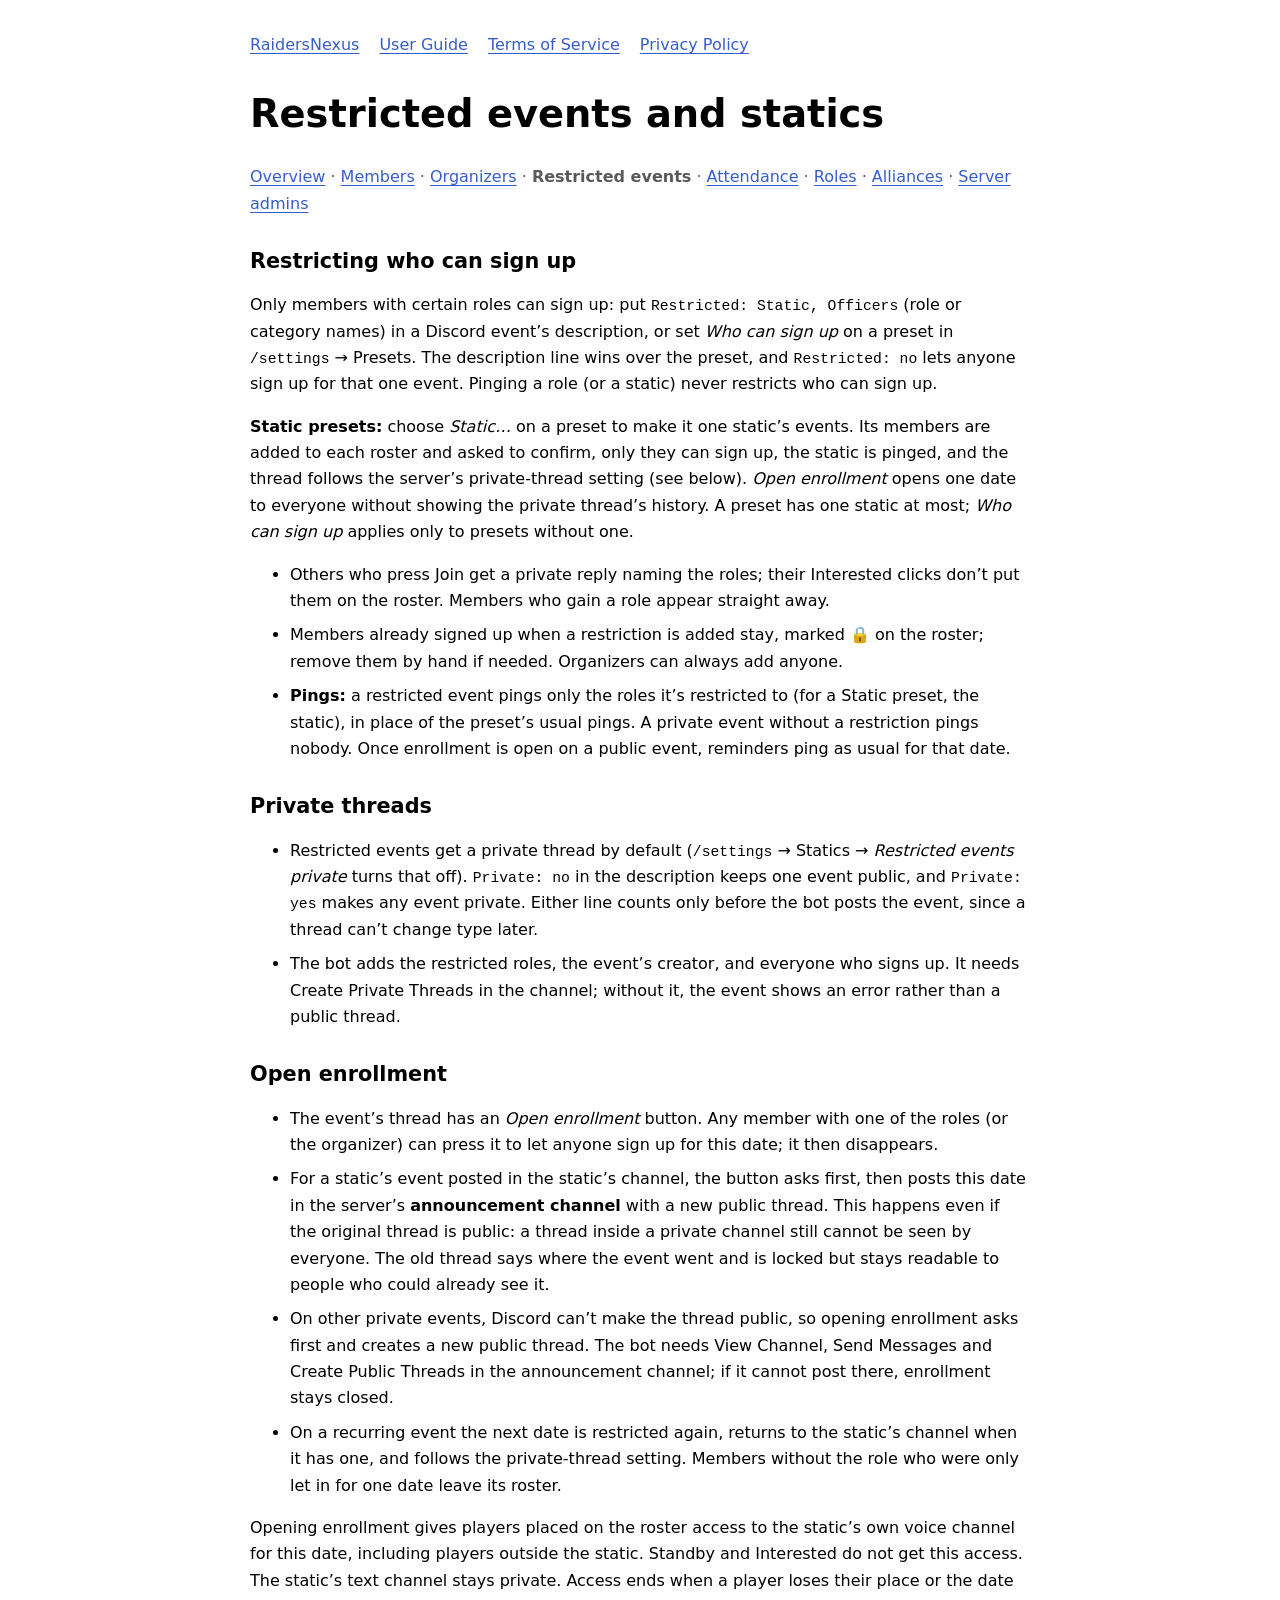
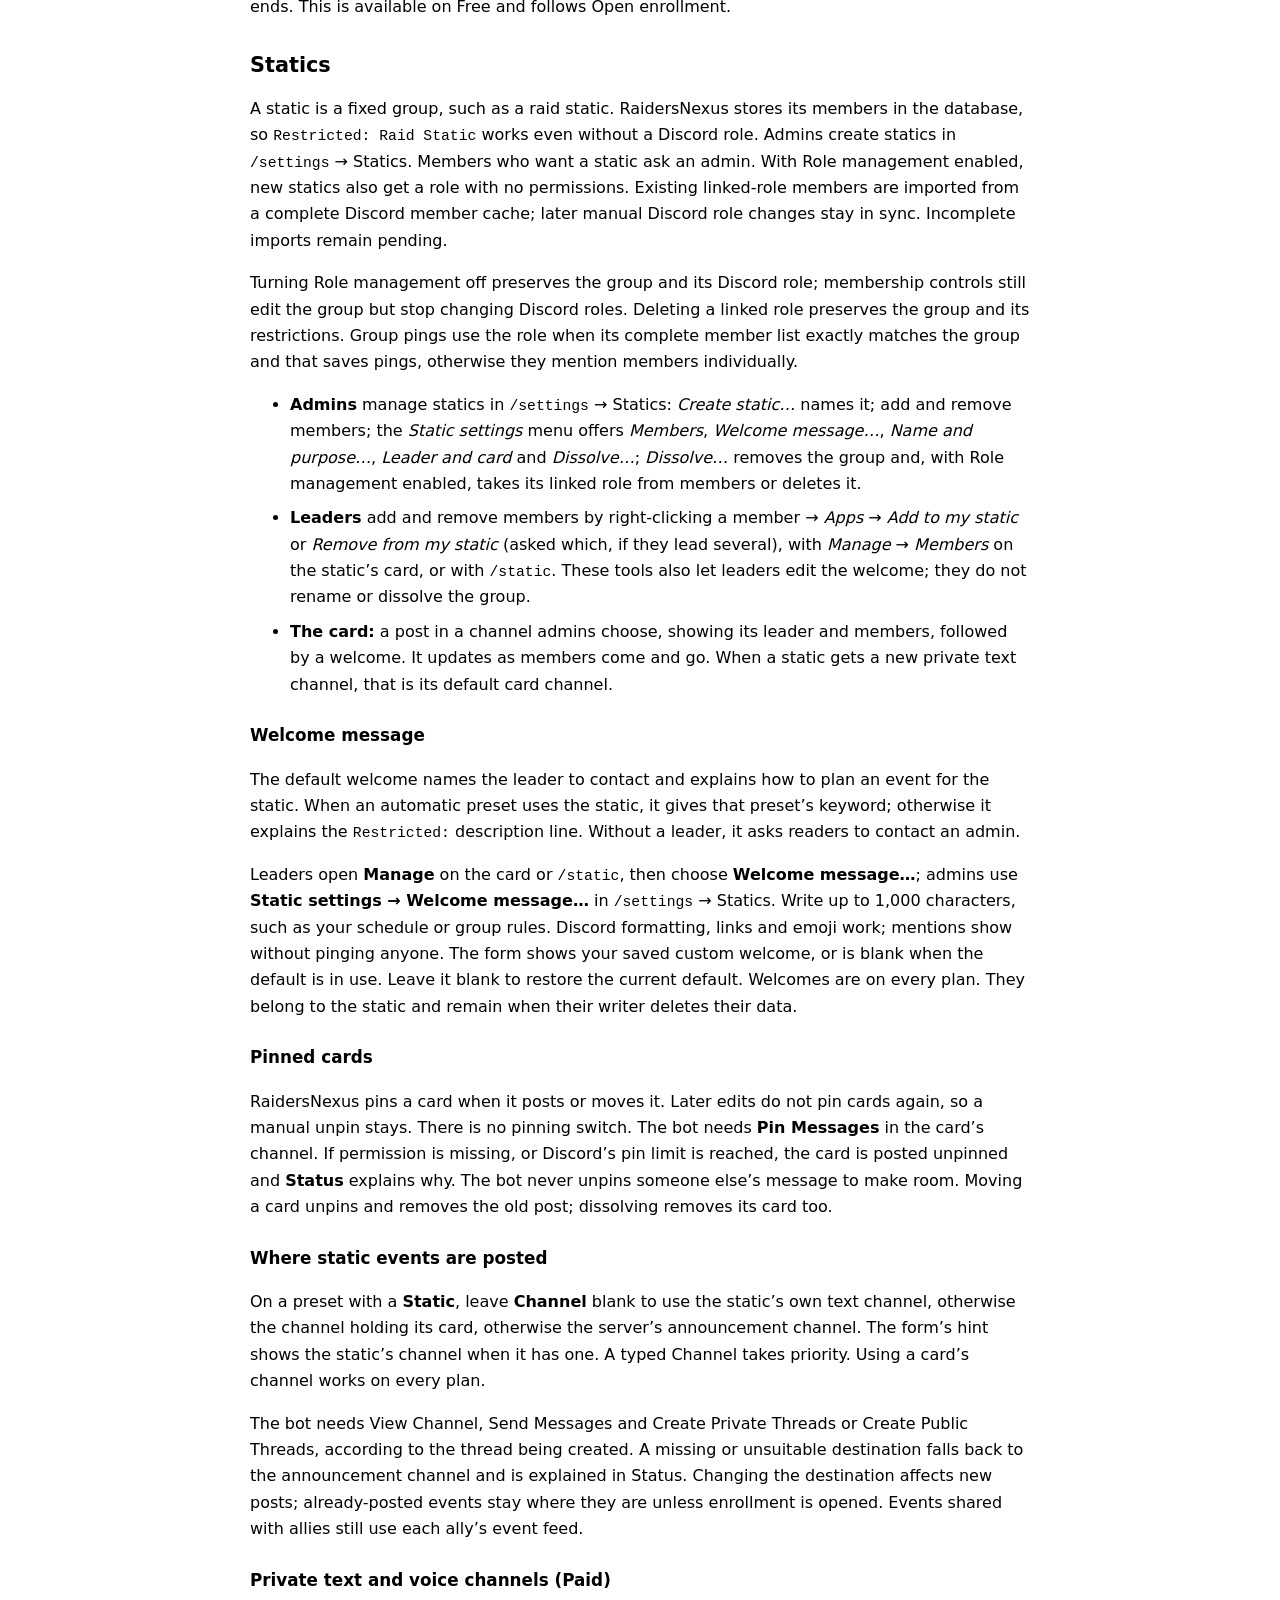
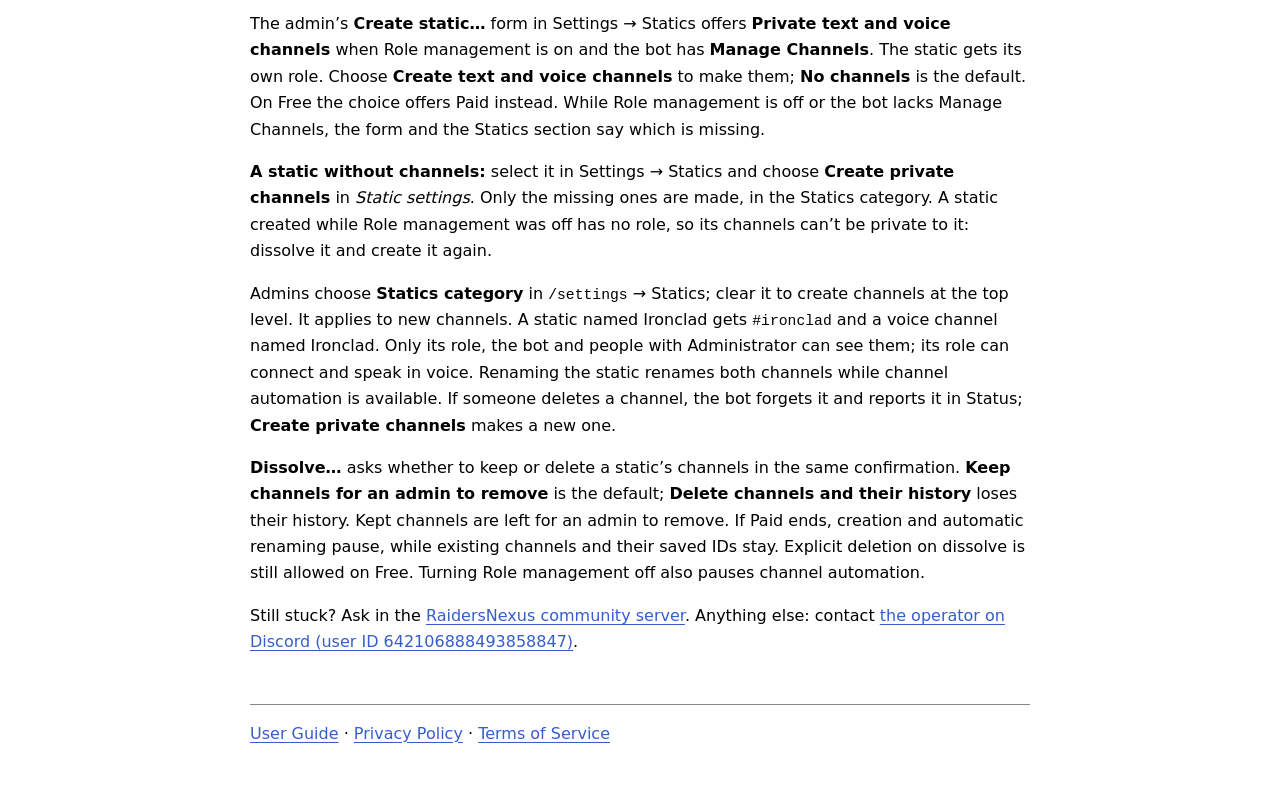
<file: guide-restricted.html>
<!doctype html>
<html lang="en">
<head>
  <meta charset="utf-8">
  <meta name="viewport" content="width=device-width, initial-scale=1">
  <title>Restricted events — RaidersNexus User Guide</title>
  <link rel="stylesheet" href="styles.css">
</head>
<body>
  <nav aria-label="Pages"><a href="index.html">RaidersNexus</a><a href="guide.html">User Guide</a><a href="terms.html">Terms of Service</a><a href="privacy.html">Privacy Policy</a></nav>
  <main>
    <h1>Restricted events and statics</h1>
    <p class="toc"><a href="guide.html">Overview</a> · <a href="guide-members.html">Members</a> · <a href="guide-organizers.html">Organizers</a> · <strong>Restricted events</strong> · <a href="guide-attendance.html">Attendance</a> · <a href="guide-roles.html">Roles</a> · <a href="guide-alliances.html">Alliances</a> · <a href="guide-admins.html">Server admins</a></p>

    <h2 id="restricted">Restricting who can sign up</h2>
    <p>Only members with certain roles can sign up: put <code>Restricted: Static, Officers</code> (role or category names) in a Discord event’s description, or set <em>Who can sign up</em> on a preset in <code>/settings</code> → Presets. The description line wins over the preset, and <code>Restricted: no</code> lets anyone sign up for that one event. Pinging a role (or a static) never restricts who can sign up.</p>
    <p><strong>Static presets:</strong> choose <em>Static…</em> on a preset to make it one static’s events. Its members are added to each roster and asked to confirm, only they can sign up, the static is pinged, and the thread follows the server’s private-thread setting (see below). <em>Open enrollment</em> opens one date to everyone without showing the private thread’s history. A preset has one static at most; <em>Who can sign up</em> applies only to presets without one.</p>
    <ul>
      <li>Others who press Join get a private reply naming the roles; their Interested clicks don’t put them on the roster. Members who gain a role appear straight away.</li>
      <li>Members already signed up when a restriction is added stay, marked 🔒 on the roster; remove them by hand if needed. Organizers can always add anyone.</li>
      <li><strong>Pings:</strong> a restricted event pings only the roles it’s restricted to (for a Static preset, the static), in place of the preset’s usual pings. A private event without a restriction pings nobody. Once enrollment is open on a public event, reminders ping as usual for that date.</li>
    </ul>

    <h2 id="private">Private threads</h2>
    <ul>
      <li>Restricted events get a private thread by default (<code>/settings</code> → Statics → <em>Restricted events private</em> turns that off). <code>Private: no</code> in the description keeps one event public, and <code>Private: yes</code> makes any event private. Either line counts only before the bot posts the event, since a thread can’t change type later.</li>
      <li>The bot adds the restricted roles, the event’s creator, and everyone who signs up. It needs Create Private Threads in the channel; without it, the event shows an error rather than a public thread.</li>
    </ul>

    <h2 id="open-enrollment">Open enrollment</h2>
    <ul>
      <li>The event’s thread has an <em>Open enrollment</em> button. Any member with one of the roles (or the organizer) can press it to let anyone sign up for this date; it then disappears.</li>
      <li>For a static’s event posted in the static’s channel, the button asks first, then posts this date in the server’s <strong>announcement channel</strong> with a new public thread. This happens even if the original thread is public: a thread inside a private channel still cannot be seen by everyone. The old thread says where the event went and is locked but stays readable to people who could already see it.</li>
      <li>On other private events, Discord can’t make the thread public, so opening enrollment asks first and creates a new public thread. The bot needs View Channel, Send Messages and Create Public Threads in the announcement channel; if it cannot post there, enrollment stays closed.</li>
      <li>On a recurring event the next date is restricted again, returns to the static’s channel when it has one, and follows the private-thread setting. Members without the role who were only let in for one date leave its roster.</li>
    </ul>

    <p>Opening enrollment gives players placed on the roster access to the static’s own voice channel for this date, including players outside the static. Standby and Interested do not get this access. The static’s text channel stays private. Access ends when a player loses their place or the date ends. This is available on Free and follows Open enrollment.</p>

    <h2 id="statics">Statics</h2>
    <p>A static is a fixed group, such as a raid static. RaidersNexus stores its members in the database, so <code>Restricted: Raid Static</code> works even without a Discord role. Admins create statics in <code>/settings</code> → Statics. Members who want a static ask an admin. With Role management enabled, new statics also get a role with no permissions. Existing linked-role members are imported from a complete Discord member cache; later manual Discord role changes stay in sync. Incomplete imports remain pending.</p>
    <p>Turning Role management off preserves the group and its Discord role; membership controls still edit the group but stop changing Discord roles. Deleting a linked role preserves the group and its restrictions. Group pings use the role when its complete member list exactly matches the group and that saves pings, otherwise they mention members individually.</p>
    <ul>
      <li><strong>Admins</strong> manage statics in <code>/settings</code> → Statics: <em>Create static…</em> names it; add and remove members; the <em>Static settings</em> menu offers <em>Members</em>, <em>Welcome message…</em>, <em>Name and purpose…</em>, <em>Leader and card</em> and <em>Dissolve…</em>; <em>Dissolve…</em> removes the group and, with Role management enabled, takes its linked role from members or deletes it.</li>
      <li><strong>Leaders</strong> add and remove members by right-clicking a member → <em>Apps</em> → <em>Add to my static</em> or <em>Remove from my static</em> (asked which, if they lead several), with <em>Manage</em> → <em>Members</em> on the static’s card, or with <code>/static</code>. These tools also let leaders edit the welcome; they do not rename or dissolve the group.</li>
      <li><strong>The card:</strong> a post in a channel admins choose, showing its leader and members, followed by a welcome. It updates as members come and go. When a static gets a new private text channel, that is its default card channel.</li>
    </ul>
    <h3 id="welcome">Welcome message</h3>
    <p>The default welcome names the leader to contact and explains how to plan an event for the static. When an automatic preset uses the static, it gives that preset’s keyword; otherwise it explains the <code>Restricted:</code> description line. Without a leader, it asks readers to contact an admin.</p>
    <p>Leaders open <strong>Manage</strong> on the card or <code>/static</code>, then choose <strong>Welcome message…</strong>; admins use <strong>Static settings → Welcome message…</strong> in <code>/settings</code> → Statics. Write up to 1,000 characters, such as your schedule or group rules. Discord formatting, links and emoji work; mentions show without pinging anyone. The form shows your saved custom welcome, or is blank when the default is in use. Leave it blank to restore the current default. Welcomes are on every plan. They belong to the static and remain when their writer deletes their data.</p>

    <h3 id="pins">Pinned cards</h3>
    <p>RaidersNexus pins a card when it posts or moves it. Later edits do not pin cards again, so a manual unpin stays. There is no pinning switch. The bot needs <strong>Pin Messages</strong> in the card’s channel. If permission is missing, or Discord’s pin limit is reached, the card is posted unpinned and <strong>Status</strong> explains why. The bot never unpins someone else’s message to make room. Moving a card unpins and removes the old post; dissolving removes its card too.</p>

    <h3 id="event-channel">Where static events are posted</h3>
    <p>On a preset with a <strong>Static</strong>, leave <strong>Channel</strong> blank to use the static’s own text channel, otherwise the channel holding its card, otherwise the server’s announcement channel. The form’s hint shows the static’s channel when it has one. A typed Channel takes priority. Using a card’s channel works on every plan.</p>
    <p>The bot needs View Channel, Send Messages and Create Private Threads or Create Public Threads, according to the thread being created. A missing or unsuitable destination falls back to the announcement channel and is explained in Status. Changing the destination affects new posts; already-posted events stay where they are unless enrollment is opened. Events shared with allies still use each ally’s event feed.</p>

    <h3 id="static-channels">Private text and voice channels (Paid)</h3>
    <p>The admin’s <strong>Create static…</strong> form in Settings → Statics offers <strong>Private text and voice channels</strong> when Role management is on and the bot has <strong>Manage Channels</strong>. The static gets its own role. Choose <strong>Create text and voice channels</strong> to make them; <strong>No channels</strong> is the default. On Free the choice offers Paid instead. While Role management is off or the bot lacks Manage Channels, the form and the Statics section say which is missing.</p>
    <p><strong>A static without channels:</strong> select it in Settings → Statics and choose <strong>Create private channels</strong> in <em>Static settings</em>. Only the missing ones are made, in the Statics category. A static created while Role management was off has no role, so its channels can’t be private to it: dissolve it and create it again.</p>
    <p>Admins choose <strong>Statics category</strong> in <code>/settings</code> → Statics; clear it to create channels at the top level. It applies to new channels. A static named Ironclad gets <code>#ironclad</code> and a voice channel named Ironclad. Only its role, the bot and people with Administrator can see them; its role can connect and speak in voice. Renaming the static renames both channels while channel automation is available. If someone deletes a channel, the bot forgets it and reports it in Status; <strong>Create private channels</strong> makes a new one.</p>
    <p><strong>Dissolve…</strong> asks whether to keep or delete a static’s channels in the same confirmation. <strong>Keep channels for an admin to remove</strong> is the default; <strong>Delete channels and their history</strong> loses their history. Kept channels are left for an admin to remove. If Paid ends, creation and automatic renaming pause, while existing channels and their saved IDs stay. Explicit deletion on dissolve is still allowed on Free. Turning Role management off also pauses channel automation.</p>
    <p>Still stuck? Ask in the <a href="https://discord.gg/FmapP6S6xy">RaidersNexus community server</a>. Anything else: contact <a href="https://discord.com/users/642106888493858847">the operator on Discord (user ID 642106888493858847)</a>.</p>
  </main>
  <footer><a href="guide.html">User Guide</a> · <a href="privacy.html">Privacy Policy</a> · <a href="terms.html">Terms of Service</a></footer>
</body>
</html>
</file>
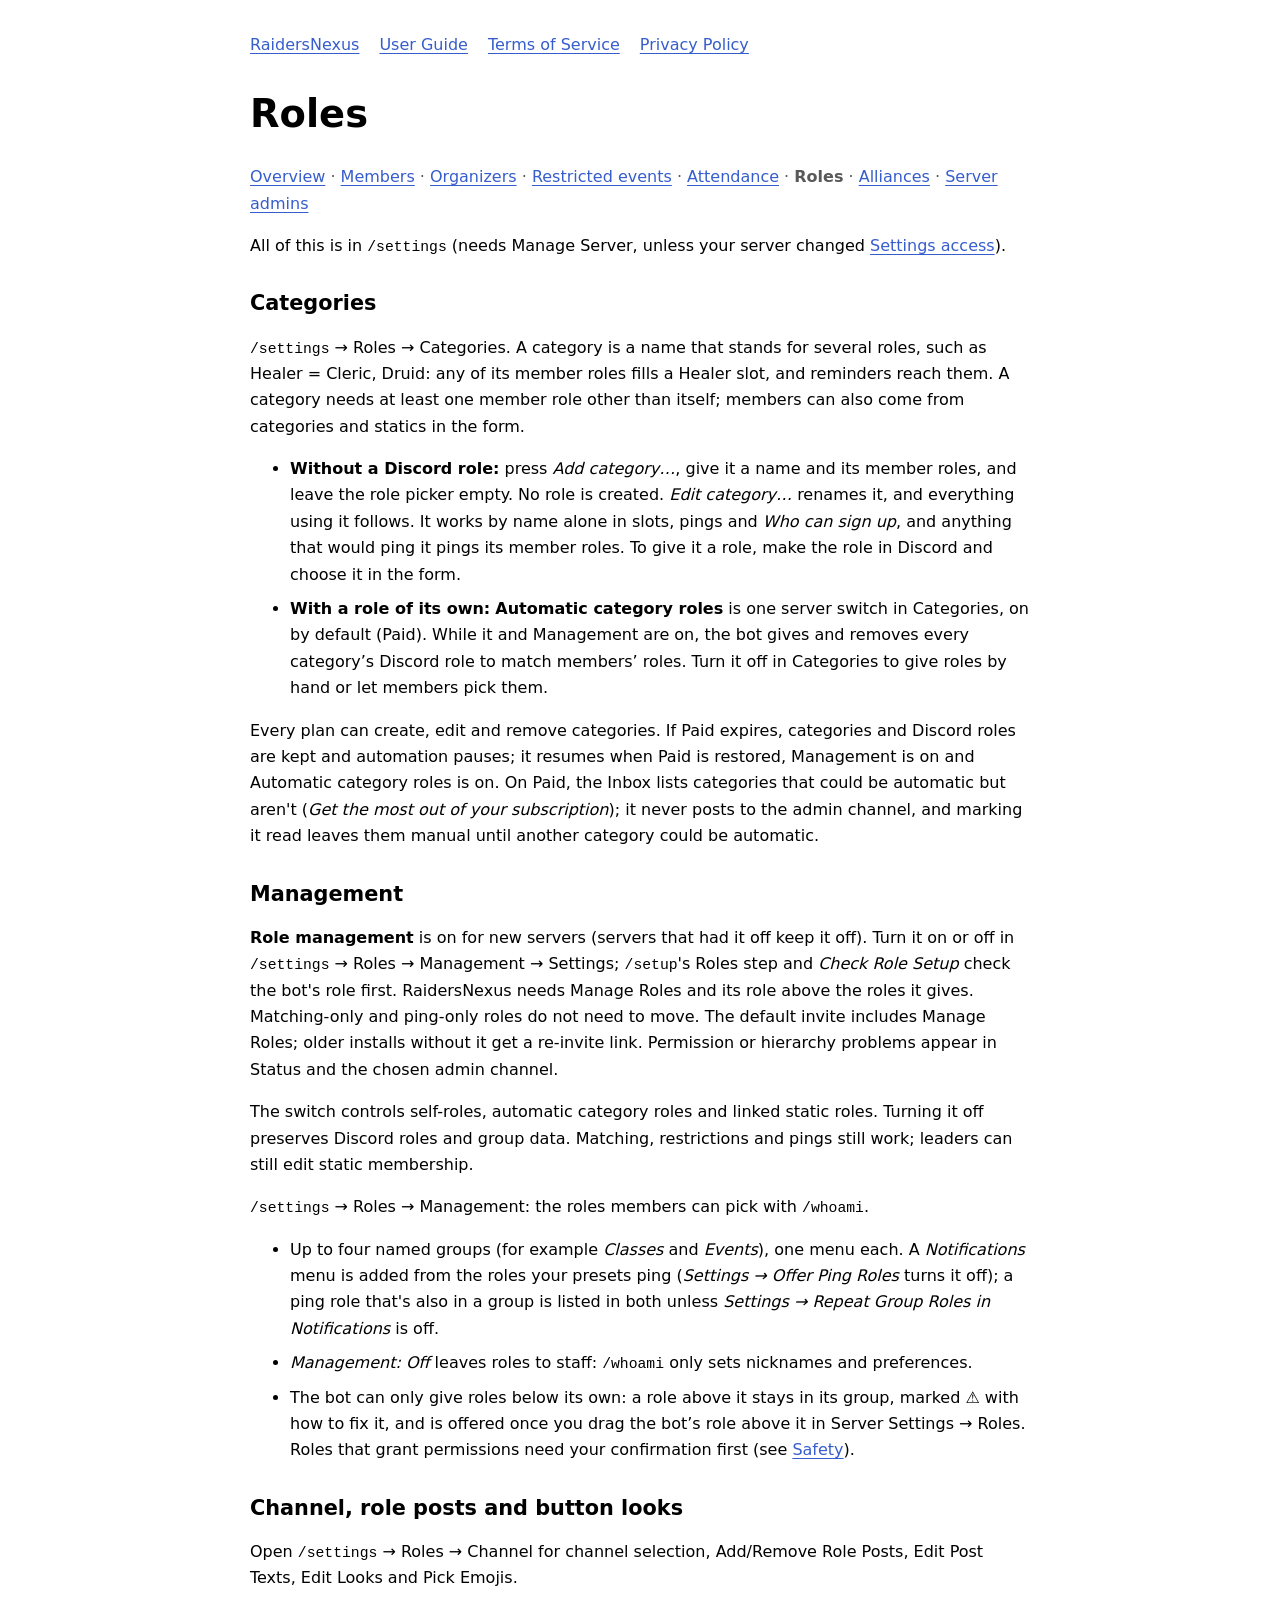
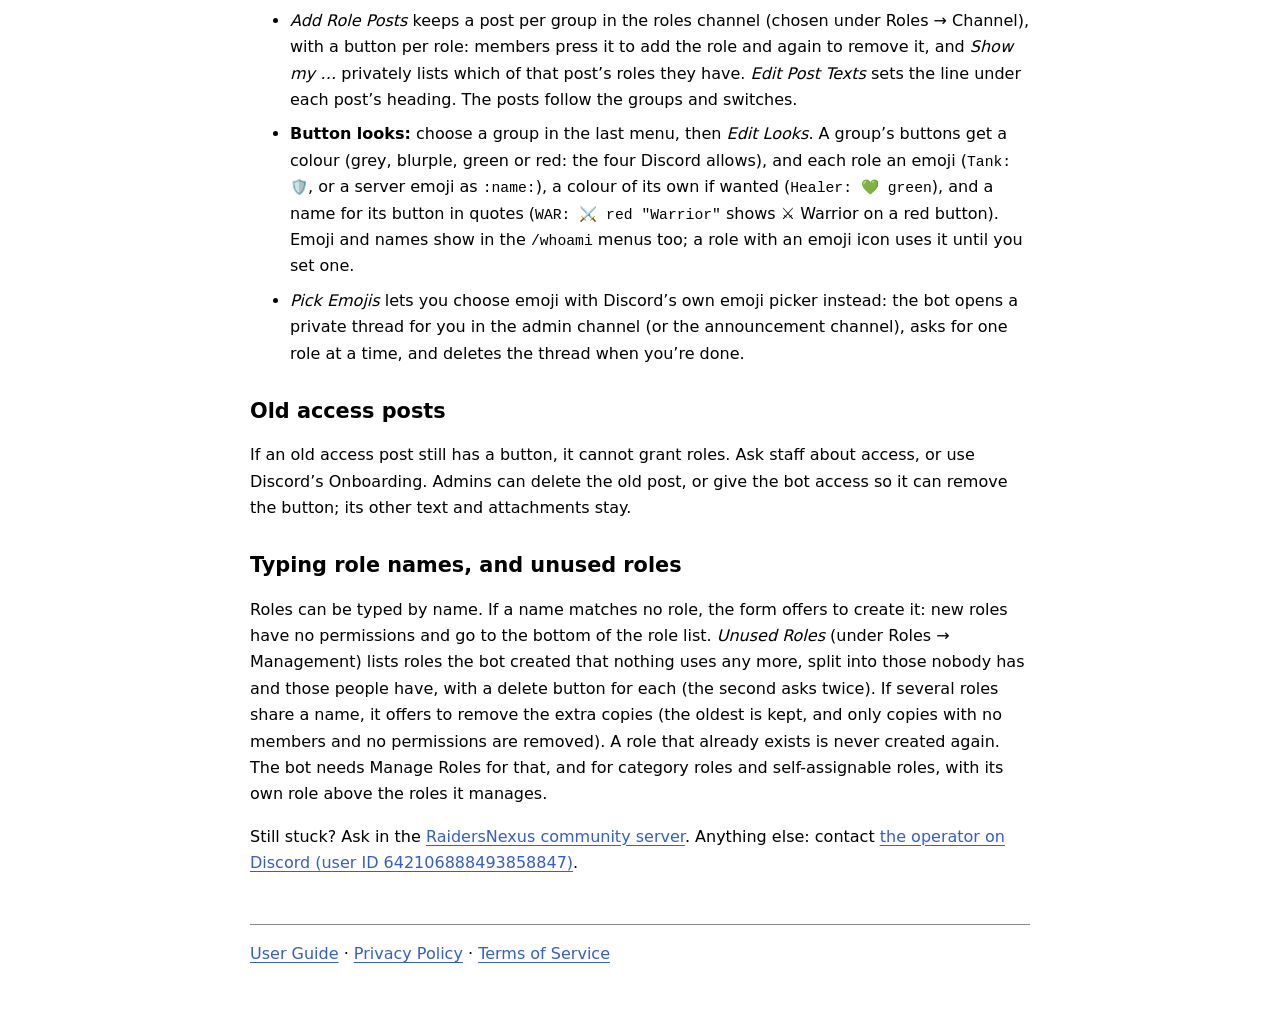
<file: guide-roles.html>
<!doctype html>
<html lang="en">
<head>
  <meta charset="utf-8">
  <meta name="viewport" content="width=device-width, initial-scale=1">
  <title>Roles — RaidersNexus User Guide</title>
  <link rel="stylesheet" href="styles.css">
</head>
<body>
  <nav aria-label="Pages"><a href="index.html">RaidersNexus</a><a href="guide.html">User Guide</a><a href="terms.html">Terms of Service</a><a href="privacy.html">Privacy Policy</a></nav>
  <main>
    <h1>Roles</h1>
    <p class="toc"><a href="guide.html">Overview</a> · <a href="guide-members.html">Members</a> · <a href="guide-organizers.html">Organizers</a> · <a href="guide-restricted.html">Restricted events</a> · <a href="guide-attendance.html">Attendance</a> · <strong>Roles</strong> · <a href="guide-alliances.html">Alliances</a> · <a href="guide-admins.html">Server admins</a></p>
    <p>All of this is in <code>/settings</code> (needs Manage Server, unless your server changed <a href="guide-admins.html#settings">Settings access</a>).</p>

    <h2 id="categories">Categories</h2>
    <p><code>/settings</code> → Roles → Categories. A category is a name that stands for several roles, such as Healer = Cleric, Druid: any of its member roles fills a Healer slot, and reminders reach them. A category needs at least one member role other than itself; members can also come from categories and statics in the form.</p>
    <ul>
      <li><strong>Without a Discord role:</strong> press <em>Add category…</em>, give it a name and its member roles, and leave the role picker empty. No role is created. <em>Edit category…</em> renames it, and everything using it follows. It works by name alone in slots, pings and <em>Who can sign up</em>, and anything that would ping it pings its member roles. To give it a role, make the role in Discord and choose it in the form.</li>
      <li><strong>With a role of its own:</strong> <strong>Automatic category roles</strong> is one server switch in Categories, on by default (Paid). While it and Management are on, the bot gives and removes every category’s Discord role to match members’ roles. Turn it off in Categories to give roles by hand or let members pick them.</li>
    </ul>

    <p>Every plan can create, edit and remove categories. If Paid expires, categories and Discord roles are kept and automation pauses; it resumes when Paid is restored, Management is on and Automatic category roles is on. On Paid, the Inbox lists categories that could be automatic but aren't (<em>Get the most out of your subscription</em>); it never posts to the admin channel, and marking it read leaves them manual until another category could be automatic.</p>

    <h2 id="self-assignable">Management</h2>
    <p><strong>Role management</strong> is on for new servers (servers that had it off keep it off). Turn it on or off in <code>/settings</code> → Roles → Management → Settings; <code>/setup</code>'s Roles step and <em>Check Role Setup</em> check the bot's role first. RaidersNexus needs Manage Roles and its role above the roles it gives. Matching-only and ping-only roles do not need to move. The default invite includes Manage Roles; older installs without it get a re-invite link. Permission or hierarchy problems appear in Status and the chosen admin channel.</p>
    <p>The switch controls self-roles, automatic category roles and linked static roles. Turning it off preserves Discord roles and group data. Matching, restrictions and pings still work; leaders can still edit static membership.</p>
    <p><code>/settings</code> → Roles → Management: the roles members can pick with <code>/whoami</code>.</p>
    <ul>
      <li>Up to four named groups (for example <em>Classes</em> and <em>Events</em>), one menu each. A <em>Notifications</em> menu is added from the roles your presets ping (<em>Settings → Offer Ping Roles</em> turns it off); a ping role that's also in a group is listed in both unless <em>Settings → Repeat Group Roles in Notifications</em> is off.</li>
      <li><em>Management: Off</em> leaves roles to staff: <code>/whoami</code> only sets nicknames and preferences.</li>
      <li>The bot can only give roles below its own: a role above it stays in its group, marked ⚠️ with how to fix it, and is offered once you drag the bot’s role above it in Server Settings → Roles. Roles that grant permissions need your confirmation first (see <a href="guide-admins.html#safety">Safety</a>).</li>
    </ul>

    <h2 id="role-posts">Channel, role posts and button looks</h2>
    <p>Open <code>/settings</code> → Roles → Channel for channel selection, Add/Remove Role Posts, Edit Post Texts, Edit Looks and Pick Emojis.</p>
    <ul>
      <li><em>Add Role Posts</em> keeps a post per group in the roles channel (chosen under Roles → Channel), with a button per role: members press it to add the role and again to remove it, and <em>Show my …</em> privately lists which of that post’s roles they have. <em>Edit Post Texts</em> sets the line under each post’s heading. The posts follow the groups and switches.</li>
      <li><strong>Button looks:</strong> choose a group in the last menu, then <em>Edit Looks</em>. A group’s buttons get a colour (grey, blurple, green or red: the four Discord allows), and each role an emoji (<code>Tank: 🛡️</code>, or a server emoji as <code>:name:</code>), a colour of its own if wanted (<code>Healer: 💚 green</code>), and a name for its button in quotes (<code>WAR: ⚔️ red "Warrior"</code> shows ⚔️ Warrior on a red button). Emoji and names show in the <code>/whoami</code> menus too; a role with an emoji icon uses it until you set one.</li>
      <li><em>Pick Emojis</em> lets you choose emoji with Discord’s own emoji picker instead: the bot opens a private thread for you in the admin channel (or the announcement channel), asks for one role at a time, and deletes the thread when you’re done.</li>
    </ul>

    <h2 id="entry-button">Old access posts</h2>
    <p>If an old access post still has a button, it cannot grant roles. Ask staff about access, or use Discord’s Onboarding. Admins can delete the old post, or give the bot access so it can remove the button; its other text and attachments stay.</p>

    <h2 id="typing-roles">Typing role names, and unused roles</h2>
    <p>Roles can be typed by name. If a name matches no role, the form offers to create it: new roles have no permissions and go to the bottom of the role list. <em>Unused Roles</em> (under Roles → Management) lists roles the bot created that nothing uses any more, split into those nobody has and those people have, with a delete button for each (the second asks twice). If several roles share a name, it offers to remove the extra copies (the oldest is kept, and only copies with no members and no permissions are removed). A role that already exists is never created again. The bot needs Manage Roles for that, and for category roles and self-assignable roles, with its own role above the roles it manages.</p>
    <p>Still stuck? Ask in the <a href="https://discord.gg/FmapP6S6xy">RaidersNexus community server</a>. Anything else: contact <a href="https://discord.com/users/642106888493858847">the operator on Discord (user ID 642106888493858847)</a>.</p>
  </main>
  <footer><a href="guide.html">User Guide</a> · <a href="privacy.html">Privacy Policy</a> · <a href="terms.html">Terms of Service</a></footer>
</body>
</html>
</file>
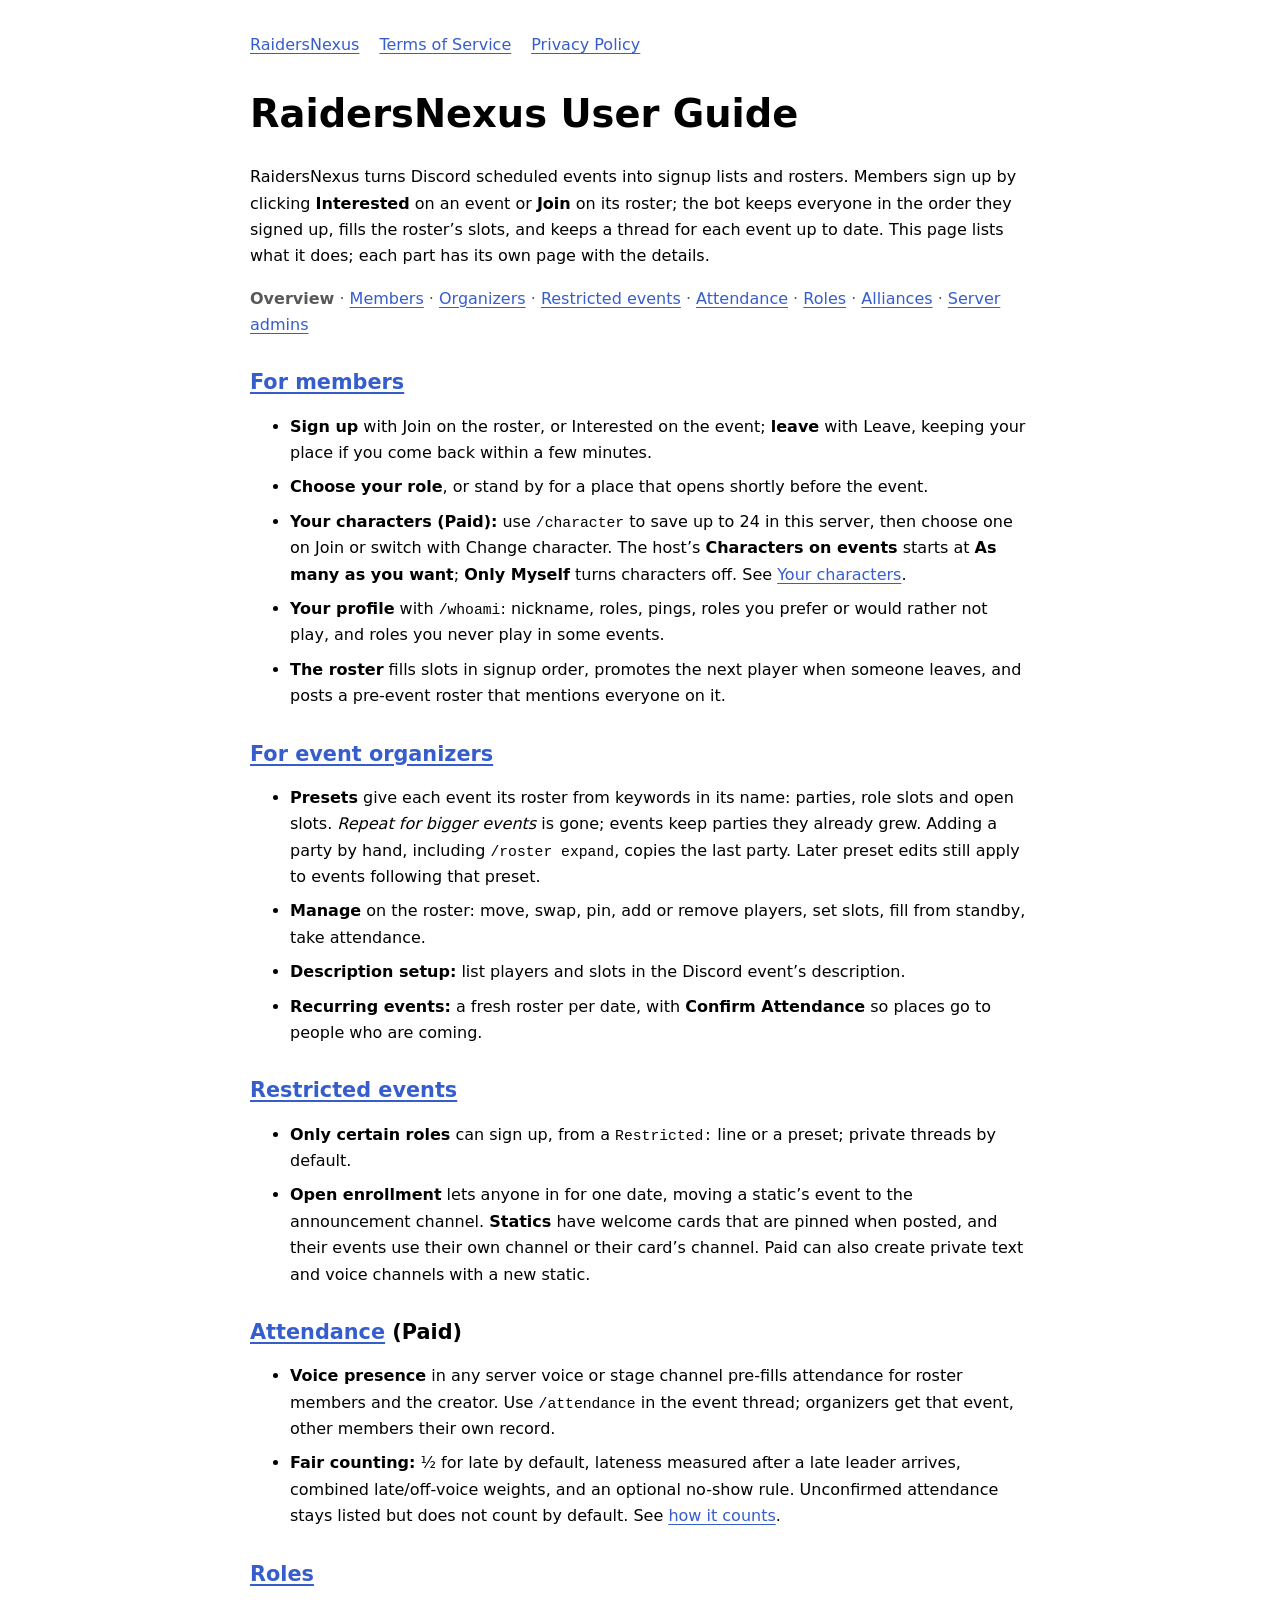
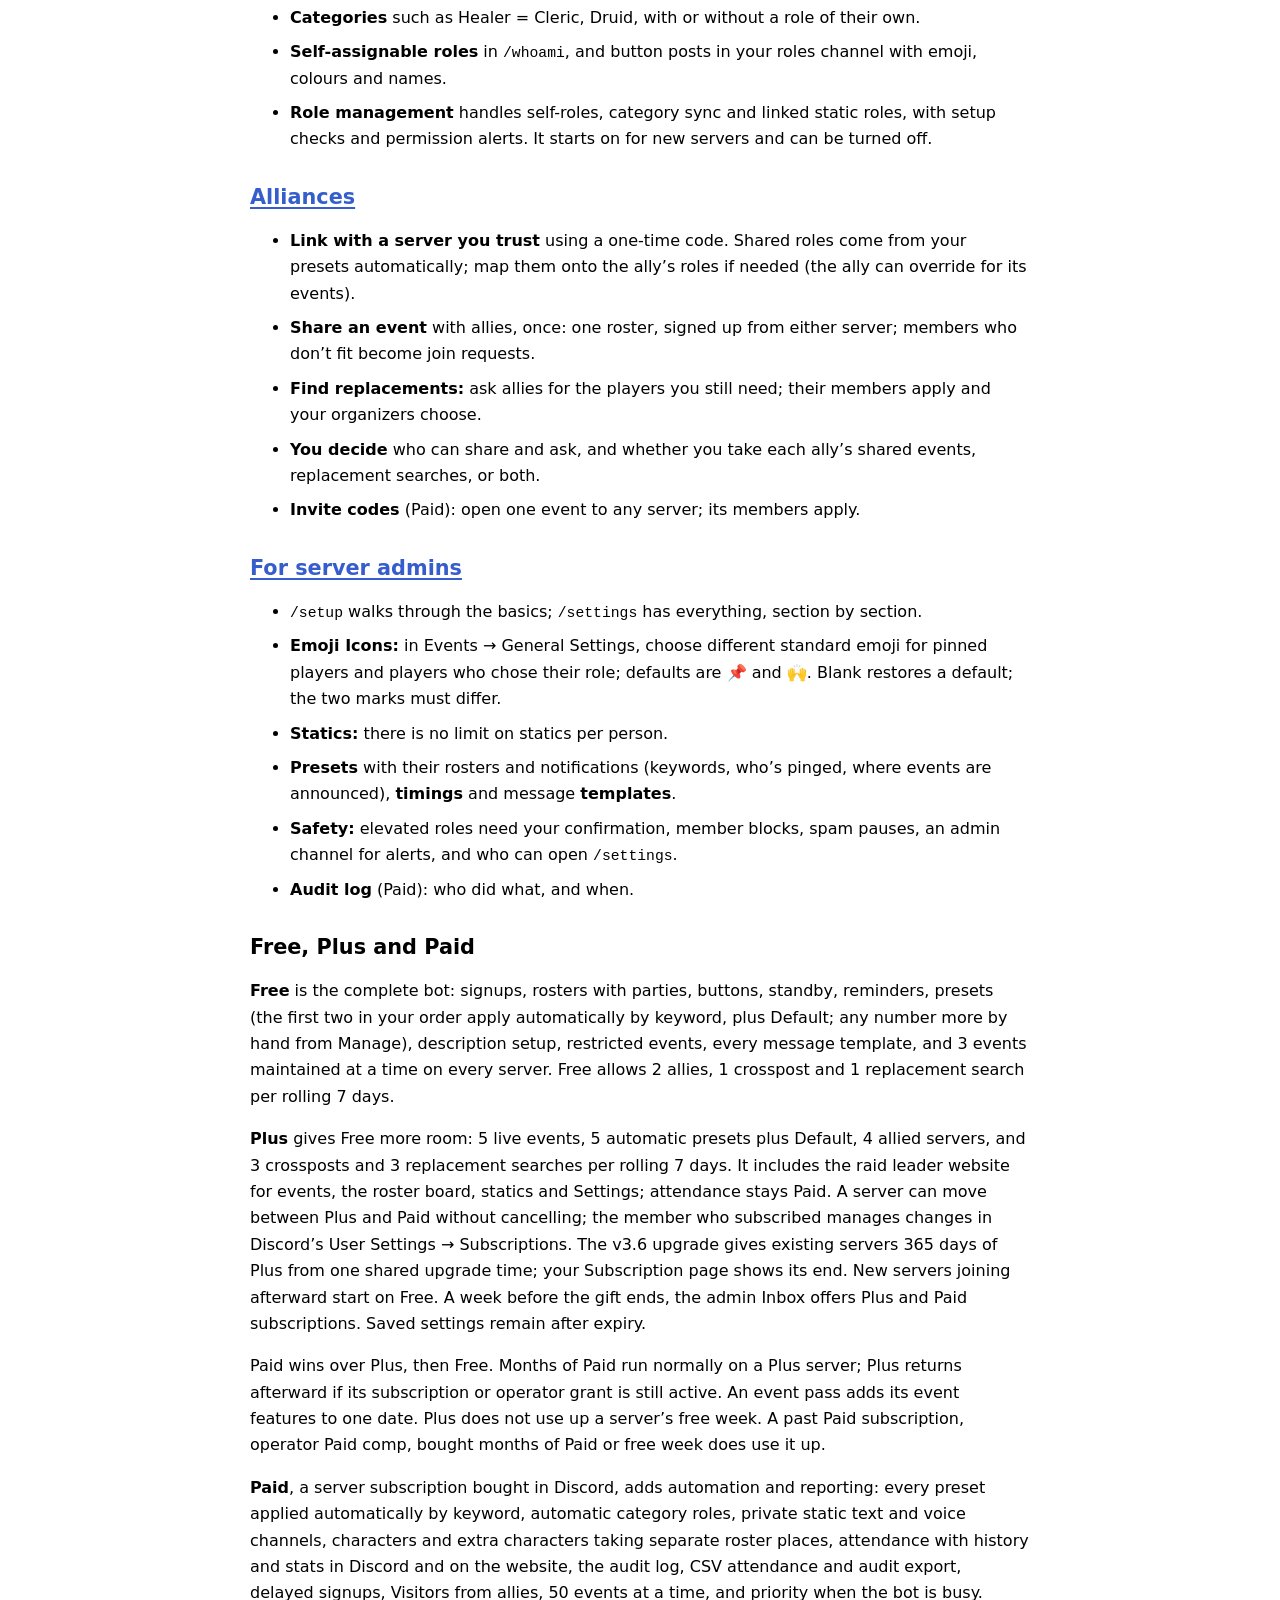
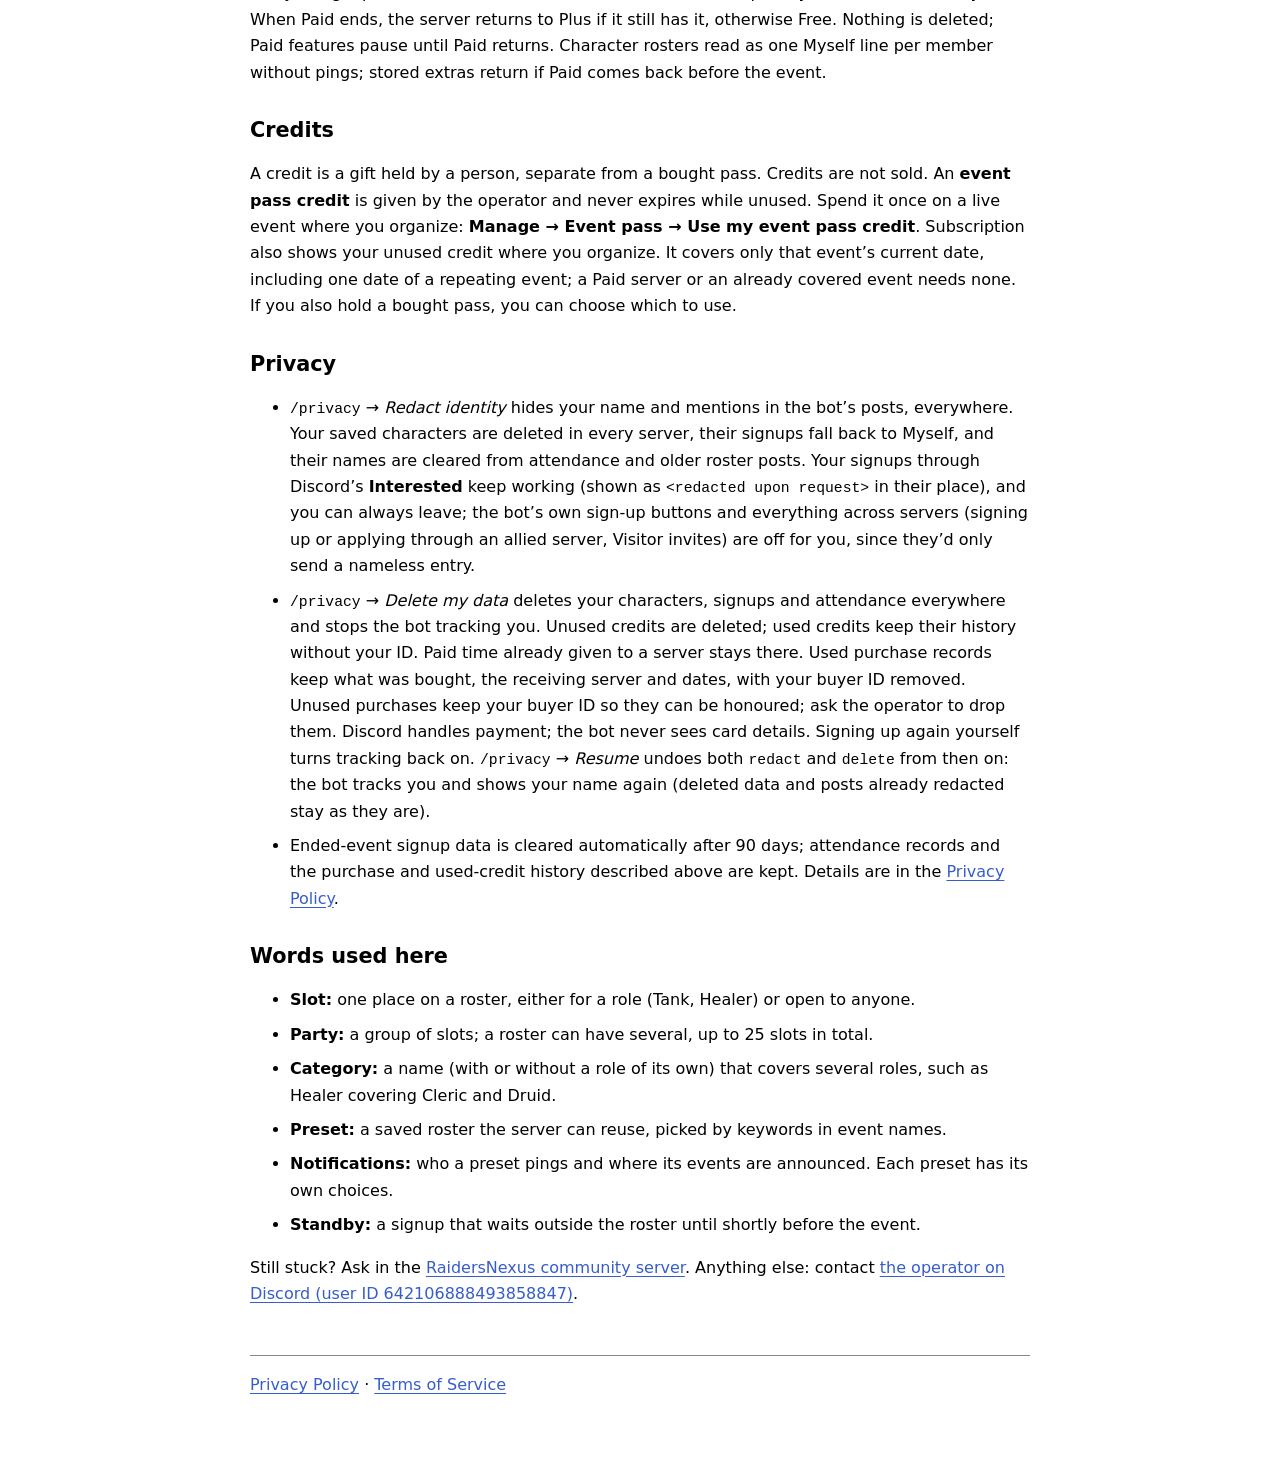
<file: guide.html>
<!doctype html>
<html lang="en">
<head>
  <meta charset="utf-8">
  <meta name="viewport" content="width=device-width, initial-scale=1">
  <title>User Guide — RaidersNexus</title>
  <link rel="stylesheet" href="styles.css">
</head>
<body>
  <nav aria-label="Pages"><a href="index.html">RaidersNexus</a><a href="terms.html">Terms of Service</a><a href="privacy.html">Privacy Policy</a></nav>
  <main>
    <h1>RaidersNexus User Guide</h1>
    <p>RaidersNexus turns Discord scheduled events into signup lists and rosters. Members sign up by clicking <strong>Interested</strong> on an event or <strong>Join</strong> on its roster; the bot keeps everyone in the order they signed up, fills the roster’s slots, and keeps a thread for each event up to date. This page lists what it does; each part has its own page with the details.</p>
    <p class="toc"><strong>Overview</strong> · <a href="guide-members.html">Members</a> · <a href="guide-organizers.html">Organizers</a> · <a href="guide-restricted.html">Restricted events</a> · <a href="guide-attendance.html">Attendance</a> · <a href="guide-roles.html">Roles</a> · <a href="guide-alliances.html">Alliances</a> · <a href="guide-admins.html">Server admins</a></p>

    <h2 id="members"><a href="guide-members.html">For members</a></h2>
    <ul>
      <li><strong>Sign up</strong> with Join on the roster, or Interested on the event; <strong>leave</strong> with Leave, keeping your place if you come back within a few minutes.</li>
      <li><strong>Choose your role</strong>, or stand by for a place that opens shortly before the event.</li>
      <li><strong>Your characters (Paid):</strong> use <code>/character</code> to save up to 24 in this server, then choose one on Join or switch with Change character. The host’s <strong>Characters on events</strong> starts at <strong>As many as you want</strong>; <strong>Only Myself</strong> turns characters off. See <a href="guide-members.html#characters">Your characters</a>.</li>
      <li><strong>Your profile</strong> with <code>/whoami</code>: nickname, roles, pings, roles you prefer or would rather not play, and roles you never play in some events.</li>
      <li><strong>The roster</strong> fills slots in signup order, promotes the next player when someone leaves, and posts a pre-event roster that mentions everyone on it.</li>
    </ul>

    <h2 id="organizers"><a href="guide-organizers.html">For event organizers</a></h2>
    <ul>
      <li><strong>Presets</strong> give each event its roster from keywords in its name: parties, role slots and open slots. <em>Repeat for bigger events</em> is gone; events keep parties they already grew. Adding a party by hand, including <code>/roster expand</code>, copies the last party. Later preset edits still apply to events following that preset.</li>
      <li><strong>Manage</strong> on the roster: move, swap, pin, add or remove players, set slots, fill from standby, take attendance.</li>
      <li><strong>Description setup:</strong> list players and slots in the Discord event’s description.</li>
      <li><strong>Recurring events:</strong> a fresh roster per date, with <strong>Confirm Attendance</strong> so places go to people who are coming.</li>
    </ul>

    <h2 id="restricted"><a href="guide-restricted.html">Restricted events</a></h2>
    <ul>
      <li><strong>Only certain roles</strong> can sign up, from a <code>Restricted:</code> line or a preset; private threads by default.</li>
      <li><strong>Open enrollment</strong> lets anyone in for one date, moving a static’s event to the announcement channel. <strong>Statics</strong> have welcome cards that are pinned when posted, and their events use their own channel or their card’s channel. Paid can also create private text and voice channels with a new static.</li>
    </ul>

    <h2 id="attendance"><a href="guide-attendance.html">Attendance</a> (Paid)</h2>
    <ul>
      <li><strong>Voice presence</strong> in any server voice or stage channel pre-fills attendance for roster members and the creator. Use <code>/attendance</code> in the event thread; organizers get that event, other members their own record.</li>
      <li><strong>Fair counting:</strong> ½ for late by default, lateness measured after a late leader arrives, combined late/off-voice weights, and an optional no-show rule. Unconfirmed attendance stays listed but does not count by default. See <a href="guide-attendance.html#how-it-counts">how it counts</a>.</li>
    </ul>

    <h2 id="roles"><a href="guide-roles.html">Roles</a></h2>
    <ul>
      <li><strong>Categories</strong> such as Healer = Cleric, Druid, with or without a role of their own.</li>
      <li><strong>Self-assignable roles</strong> in <code>/whoami</code>, and button posts in your roles channel with emoji, colours and names.</li>
      <li><strong>Role management</strong> handles self-roles, category sync and linked static roles, with setup checks and permission alerts. It starts on for new servers and can be turned off.</li>
    </ul>

    <h2 id="alliances"><a href="guide-alliances.html">Alliances</a></h2>
    <ul>
      <li><strong>Link with a server you trust</strong> using a one-time code. Shared roles come from your presets automatically; map them onto the ally’s roles if needed (the ally can override for its events).</li>
      <li><strong>Share an event</strong> with allies, once: one roster, signed up from either server; members who don’t fit become join requests.</li>
      <li><strong>Find replacements:</strong> ask allies for the players you still need; their members apply and your organizers choose.</li>
      <li><strong>You decide</strong> who can share and ask, and whether you take each ally’s shared events, replacement searches, or both.</li>
      <li><strong>Invite codes</strong> (Paid): open one event to any server; its members apply.</li>
    </ul>

    <h2 id="admins"><a href="guide-admins.html">For server admins</a></h2>
    <ul>
      <li><code>/setup</code> walks through the basics; <code>/settings</code> has everything, section by section.</li>
      <li><strong>Emoji Icons:</strong> in Events → General Settings, choose different standard emoji for pinned players and players who chose their role; defaults are 📌 and 🙌. Blank restores a default; the two marks must differ.</li>
      <li><strong>Statics:</strong> there is no limit on statics per person.</li>
      <li><strong>Presets</strong> with their rosters and notifications (keywords, who’s pinged, where events are announced), <strong>timings</strong> and message <strong>templates</strong>.</li>
      <li><strong>Safety:</strong> elevated roles need your confirmation, member blocks, spam pauses, an admin channel for alerts, and who can open <code>/settings</code>.</li>
      <li><strong>Audit log</strong> (Paid): who did what, and when.</li>
    </ul>

    <h2 id="plans">Free, Plus and Paid</h2>
    <p><strong>Free</strong> is the complete bot: signups, rosters with parties, buttons, standby, reminders, presets (the first two in your order apply automatically by keyword, plus Default; any number more by hand from Manage), description setup, restricted events, every message template, and 3 events maintained at a time on every server. Free allows 2 allies, 1 crosspost and 1 replacement search per rolling 7 days.</p>
    <p><strong>Plus</strong> gives Free more room: 5 live events, 5 automatic presets plus Default, 4 allied servers, and 3 crossposts and 3 replacement searches per rolling 7 days. It includes the raid leader website for events, the roster board, statics and Settings; attendance stays Paid. A server can move between Plus and Paid without cancelling; the member who subscribed manages changes in Discord’s User Settings → Subscriptions. The v3.6 upgrade gives existing servers 365 days of Plus from one shared upgrade time; your Subscription page shows its end. New servers joining afterward start on Free. A week before the gift ends, the admin Inbox offers Plus and Paid subscriptions. Saved settings remain after expiry.</p>
    <p>Paid wins over Plus, then Free. Months of Paid run normally on a Plus server; Plus returns afterward if its subscription or operator grant is still active. An event pass adds its event features to one date. Plus does not use up a server’s free week. A past Paid subscription, operator Paid comp, bought months of Paid or free week does use it up.</p>
    <p><strong>Paid</strong>, a server subscription bought in Discord, adds automation and reporting: every preset applied automatically by keyword, automatic category roles, private static text and voice channels, characters and extra characters taking separate roster places, attendance with history and stats in Discord and on the website, the audit log, CSV attendance and audit export, delayed signups, Visitors from allies, 50 events at a time, and priority when the bot is busy. When Paid ends, the server returns to Plus if it still has it, otherwise Free. Nothing is deleted; Paid features pause until Paid returns. Character rosters read as one Myself line per member without pings; stored extras return if Paid comes back before the event.</p>

    <h2 id="credits">Credits</h2>
    <p>A credit is a gift held by a person, separate from a bought pass. Credits are not sold. An <strong>event pass credit</strong> is given by the operator and never expires while unused. Spend it once on a live event where you organize: <strong>Manage → Event pass → Use my event pass credit</strong>. Subscription also shows your unused credit where you organize. It covers only that event’s current date, including one date of a repeating event; a Paid server or an already covered event needs none. If you also hold a bought pass, you can choose which to use.</p>

    <h2 id="privacy">Privacy</h2>
    <ul>
      <li><code>/privacy</code> → <em>Redact identity</em> hides your name and mentions in the bot’s posts, everywhere. Your saved characters are deleted in every server, their signups fall back to Myself, and their names are cleared from attendance and older roster posts. Your signups through Discord’s <strong>Interested</strong> keep working (shown as <code>&lt;redacted upon request&gt;</code> in their place), and you can always leave; the bot’s own sign-up buttons and everything across servers (signing up or applying through an allied server, Visitor invites) are off for you, since they’d only send a nameless entry.</li>
      <li><code>/privacy</code> → <em>Delete my data</em> deletes your characters, signups and attendance everywhere and stops the bot tracking you. Unused credits are deleted; used credits keep their history without your ID. Paid time already given to a server stays there. Used purchase records keep what was bought, the receiving server and dates, with your buyer ID removed. Unused purchases keep your buyer ID so they can be honoured; ask the operator to drop them. Discord handles payment; the bot never sees card details. Signing up again yourself turns tracking back on. <code>/privacy</code> → <em>Resume</em> undoes both <code>redact</code> and <code>delete</code> from then on: the bot tracks you and shows your name again (deleted data and posts already redacted stay as they are).</li>
      <li>Ended-event signup data is cleared automatically after 90 days; attendance records and the purchase and used-credit history described above are kept. Details are in the <a href="privacy.html">Privacy Policy</a>.</li>
    </ul>

    <h2 id="glossary">Words used here</h2>
    <ul>
      <li><strong>Slot:</strong> one place on a roster, either for a role (Tank, Healer) or open to anyone.</li>
      <li><strong>Party:</strong> a group of slots; a roster can have several, up to 25 slots in total.</li>
      <li><strong>Category:</strong> a name (with or without a role of its own) that covers several roles, such as Healer covering Cleric and Druid.</li>
      <li><strong>Preset:</strong> a saved roster the server can reuse, picked by keywords in event names.</li>
      <li><strong>Notifications:</strong> who a preset pings and where its events are announced. Each preset has its own choices.</li>
      <li><strong>Standby:</strong> a signup that waits outside the roster until shortly before the event.</li>
    </ul>
    <p>Still stuck? Ask in the <a href="https://discord.gg/FmapP6S6xy">RaidersNexus community server</a>. Anything else: contact <a href="https://discord.com/users/642106888493858847">the operator on Discord (user ID 642106888493858847)</a>.</p>
  </main>
  <footer><a href="privacy.html">Privacy Policy</a> · <a href="terms.html">Terms of Service</a></footer>
</body>
</html>
</file>
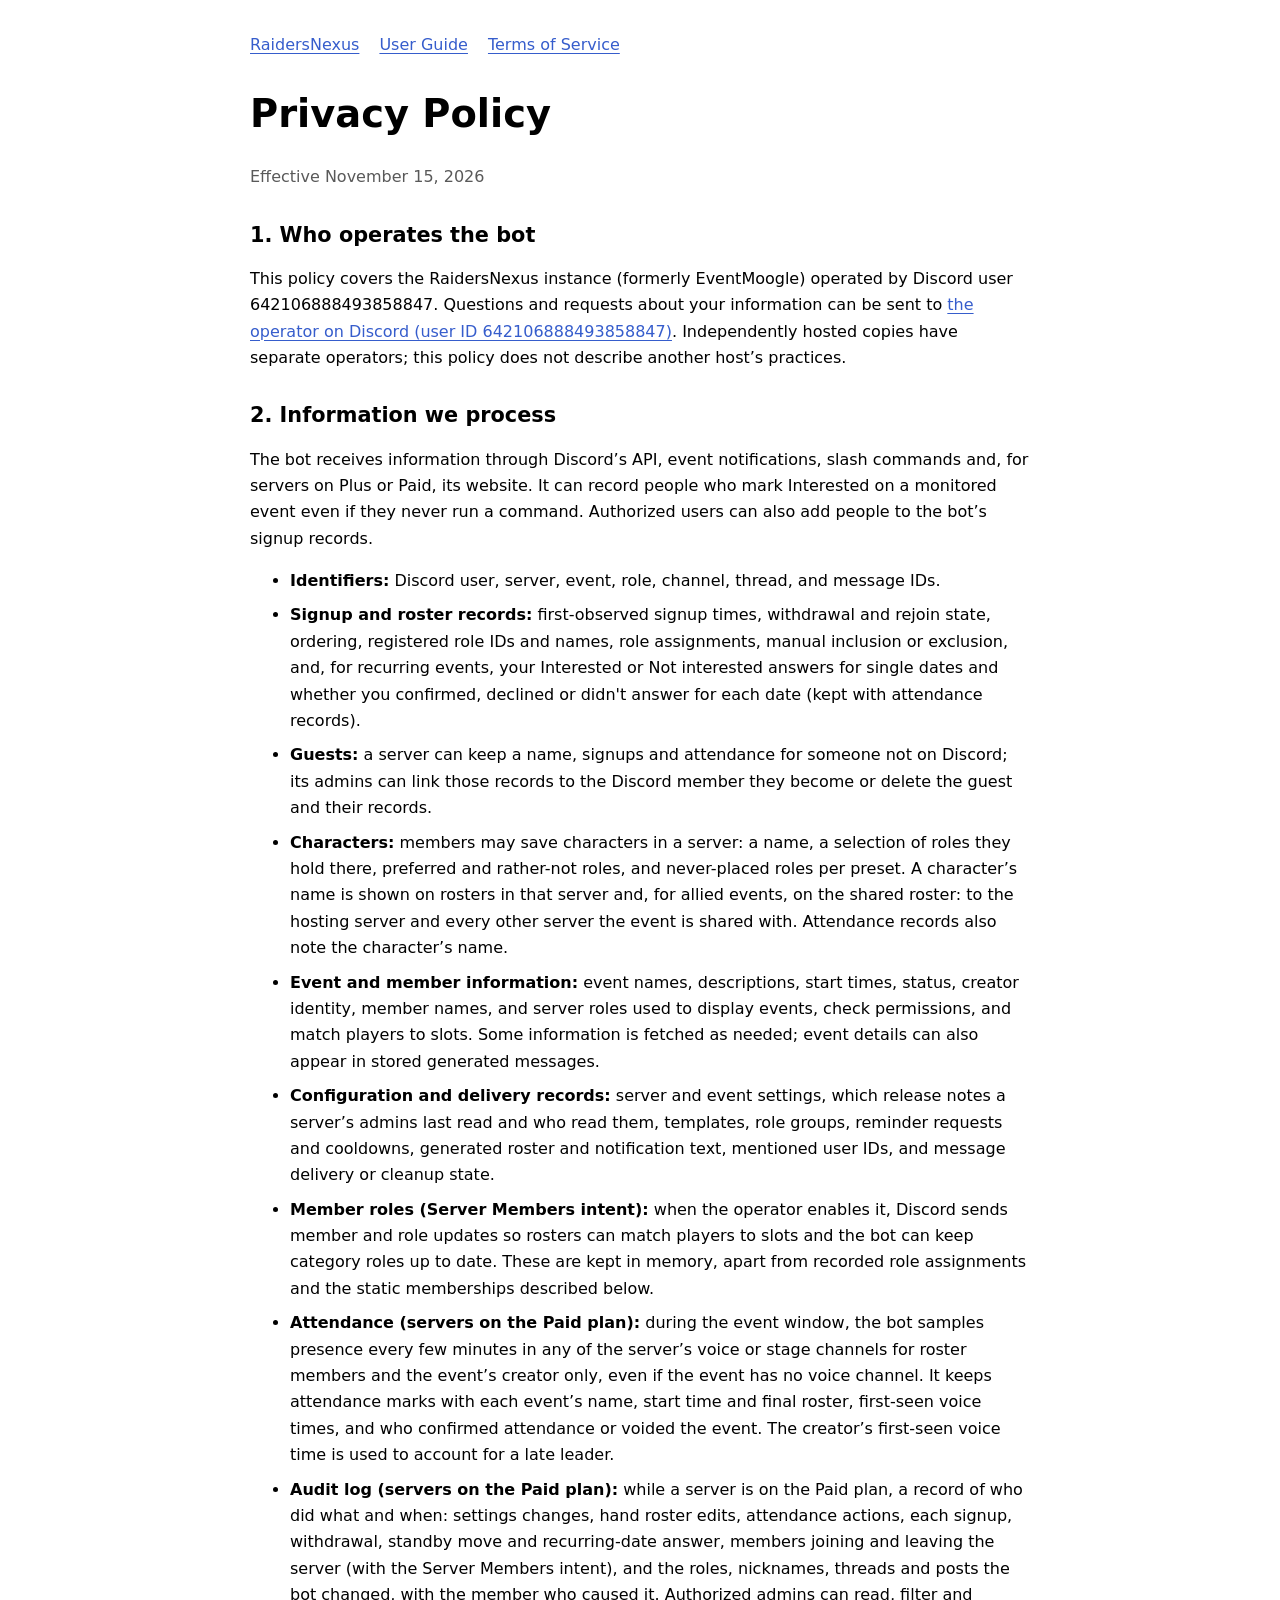
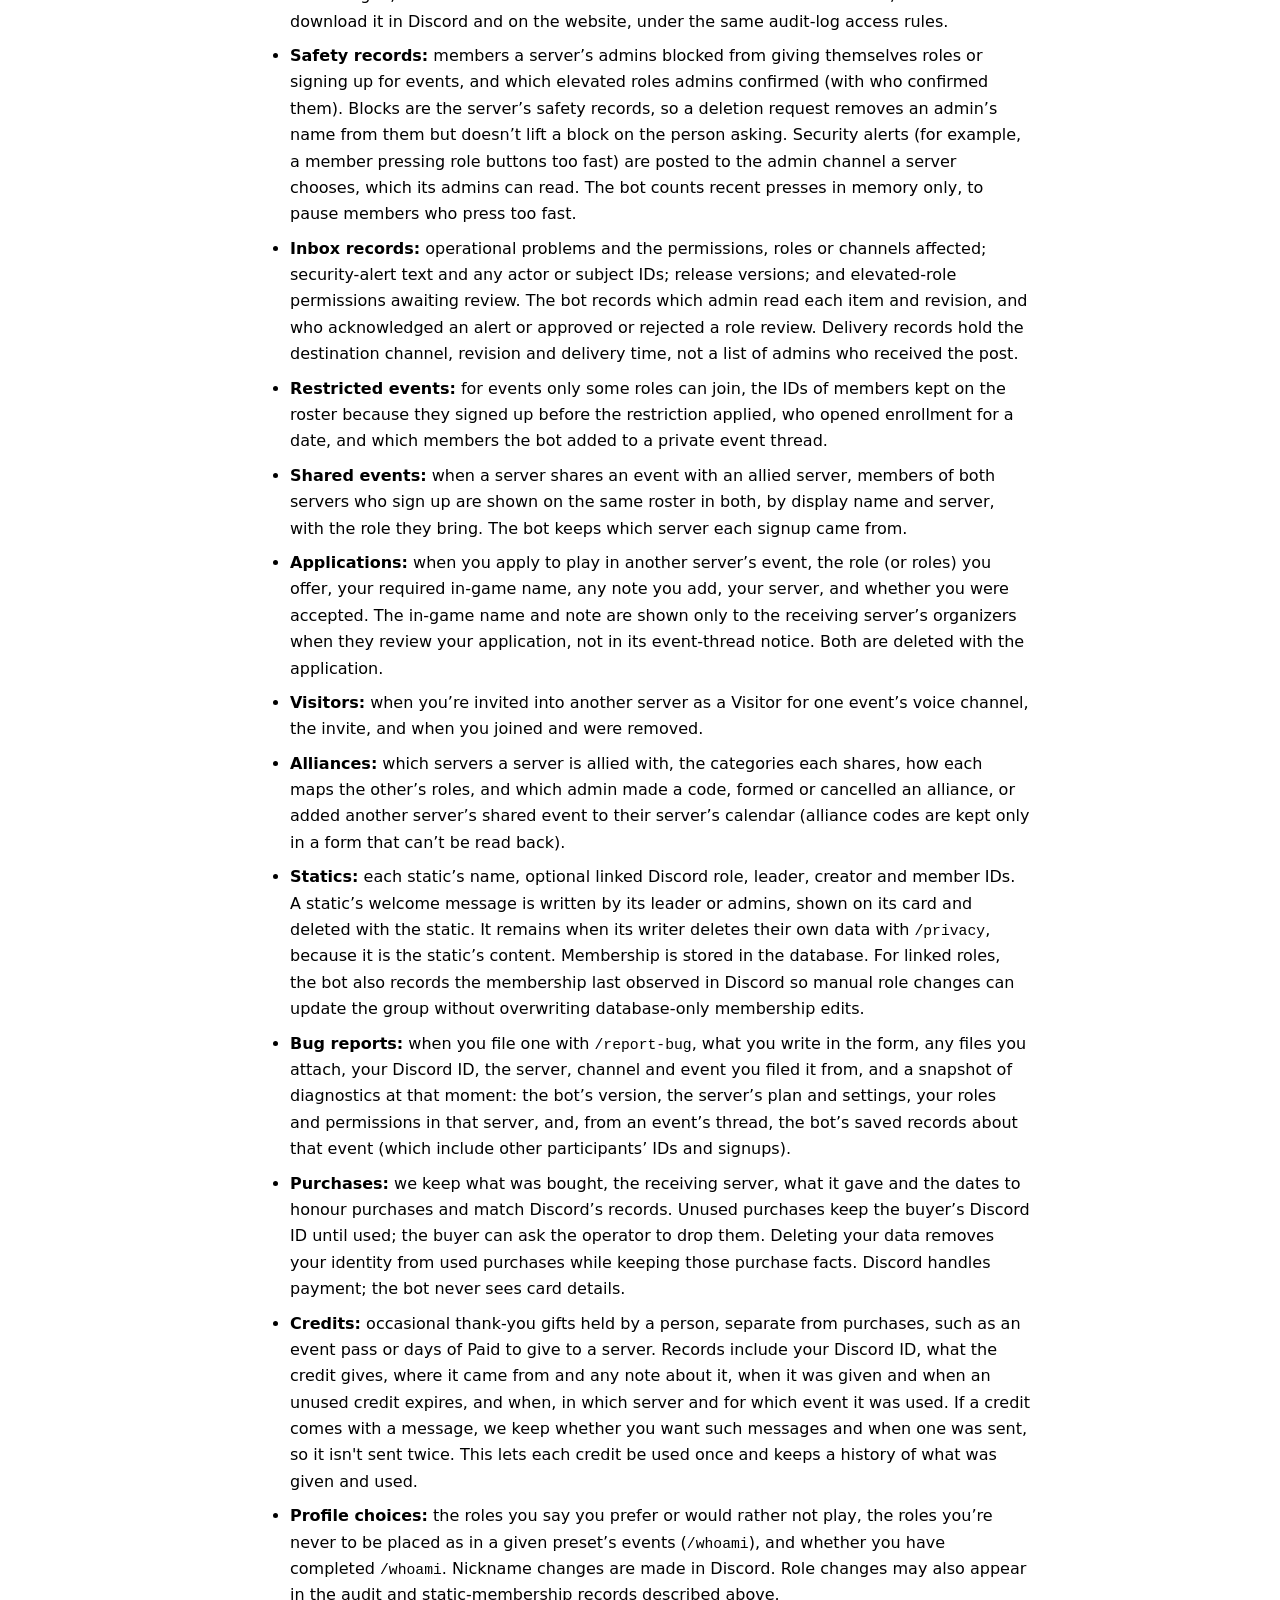
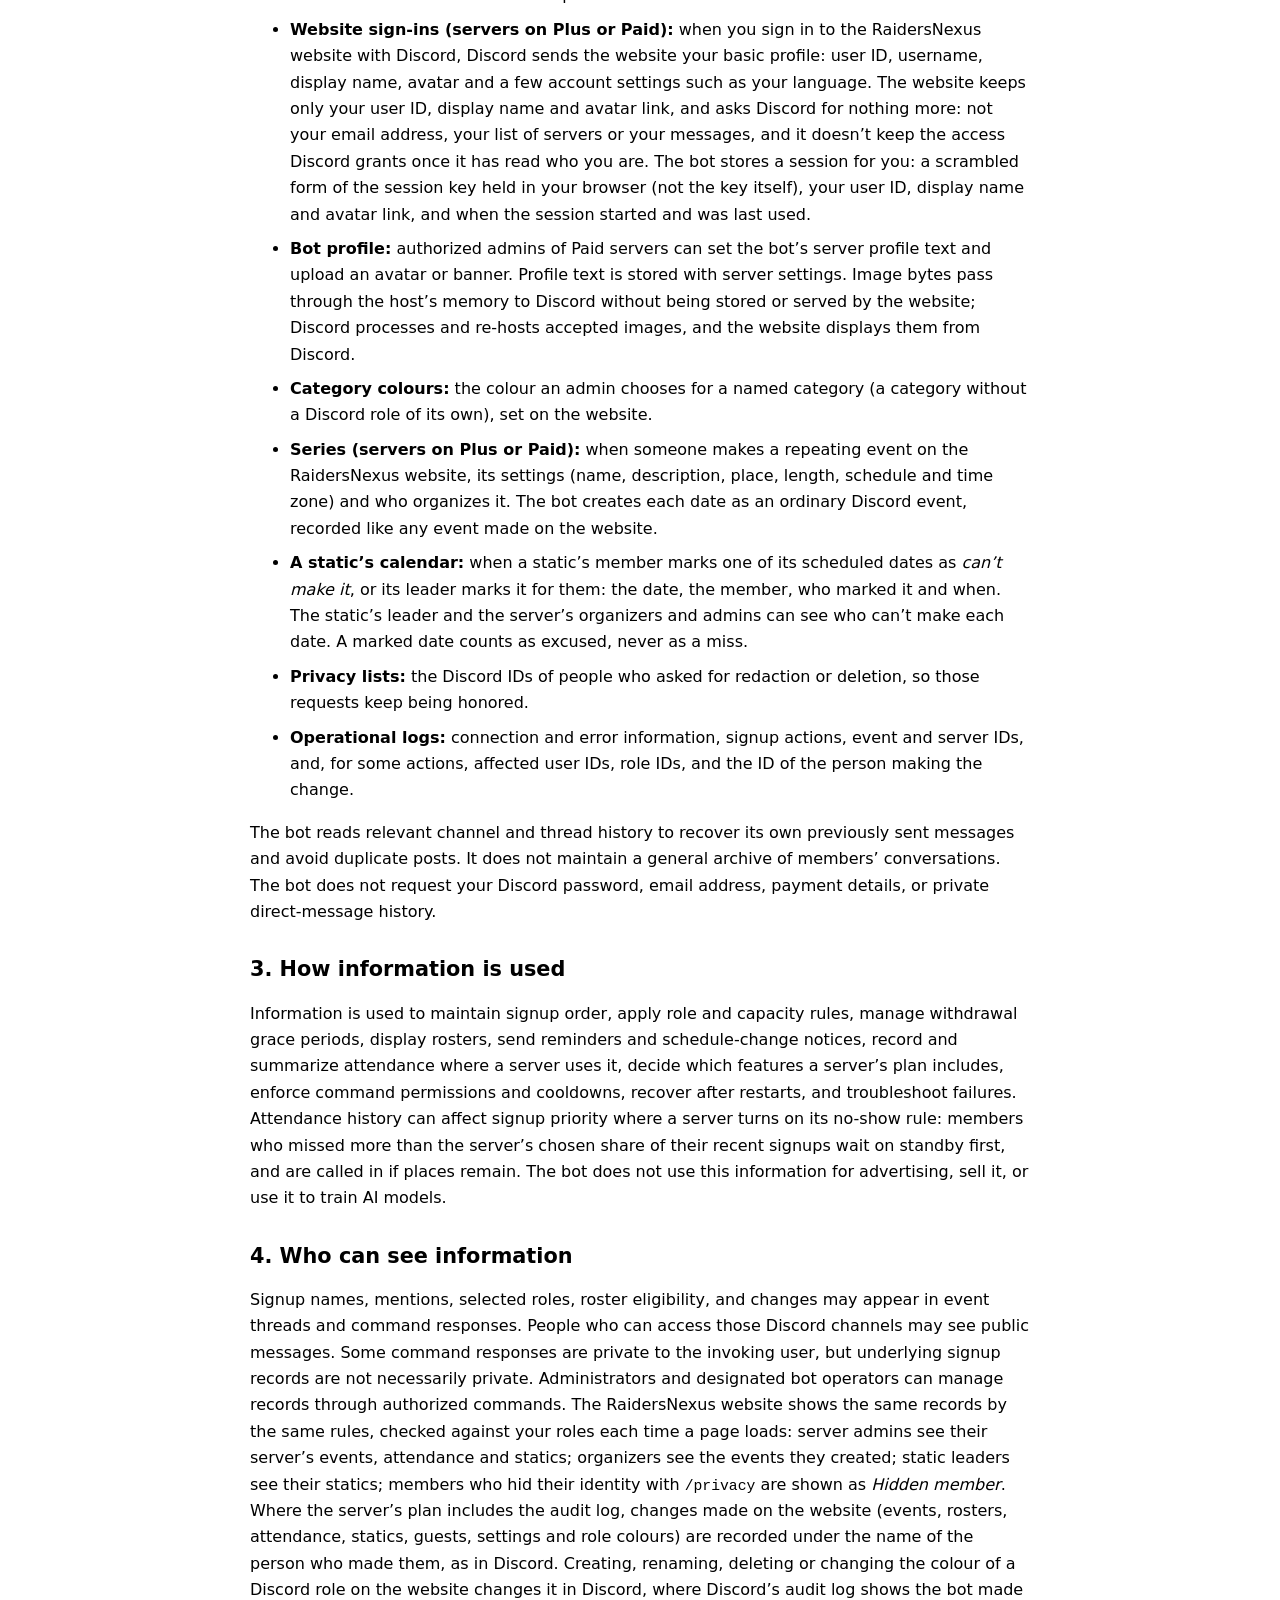
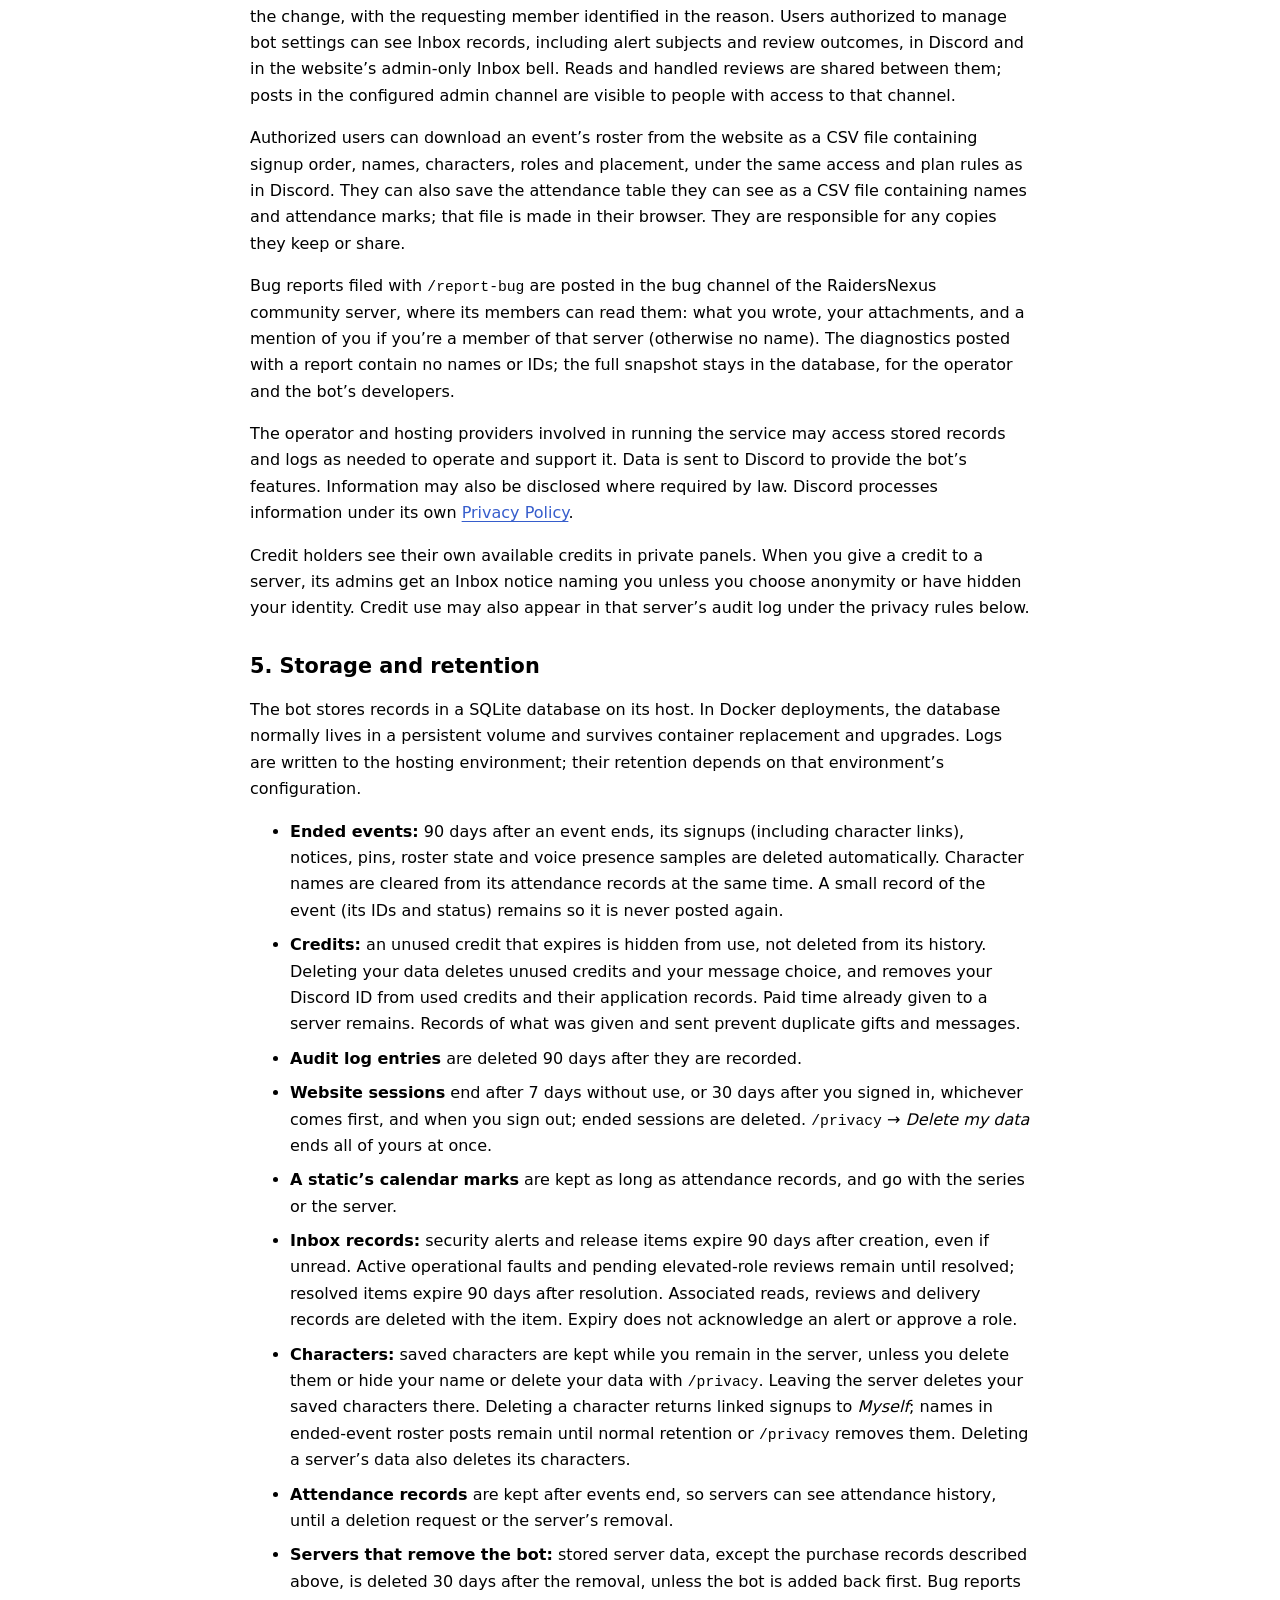
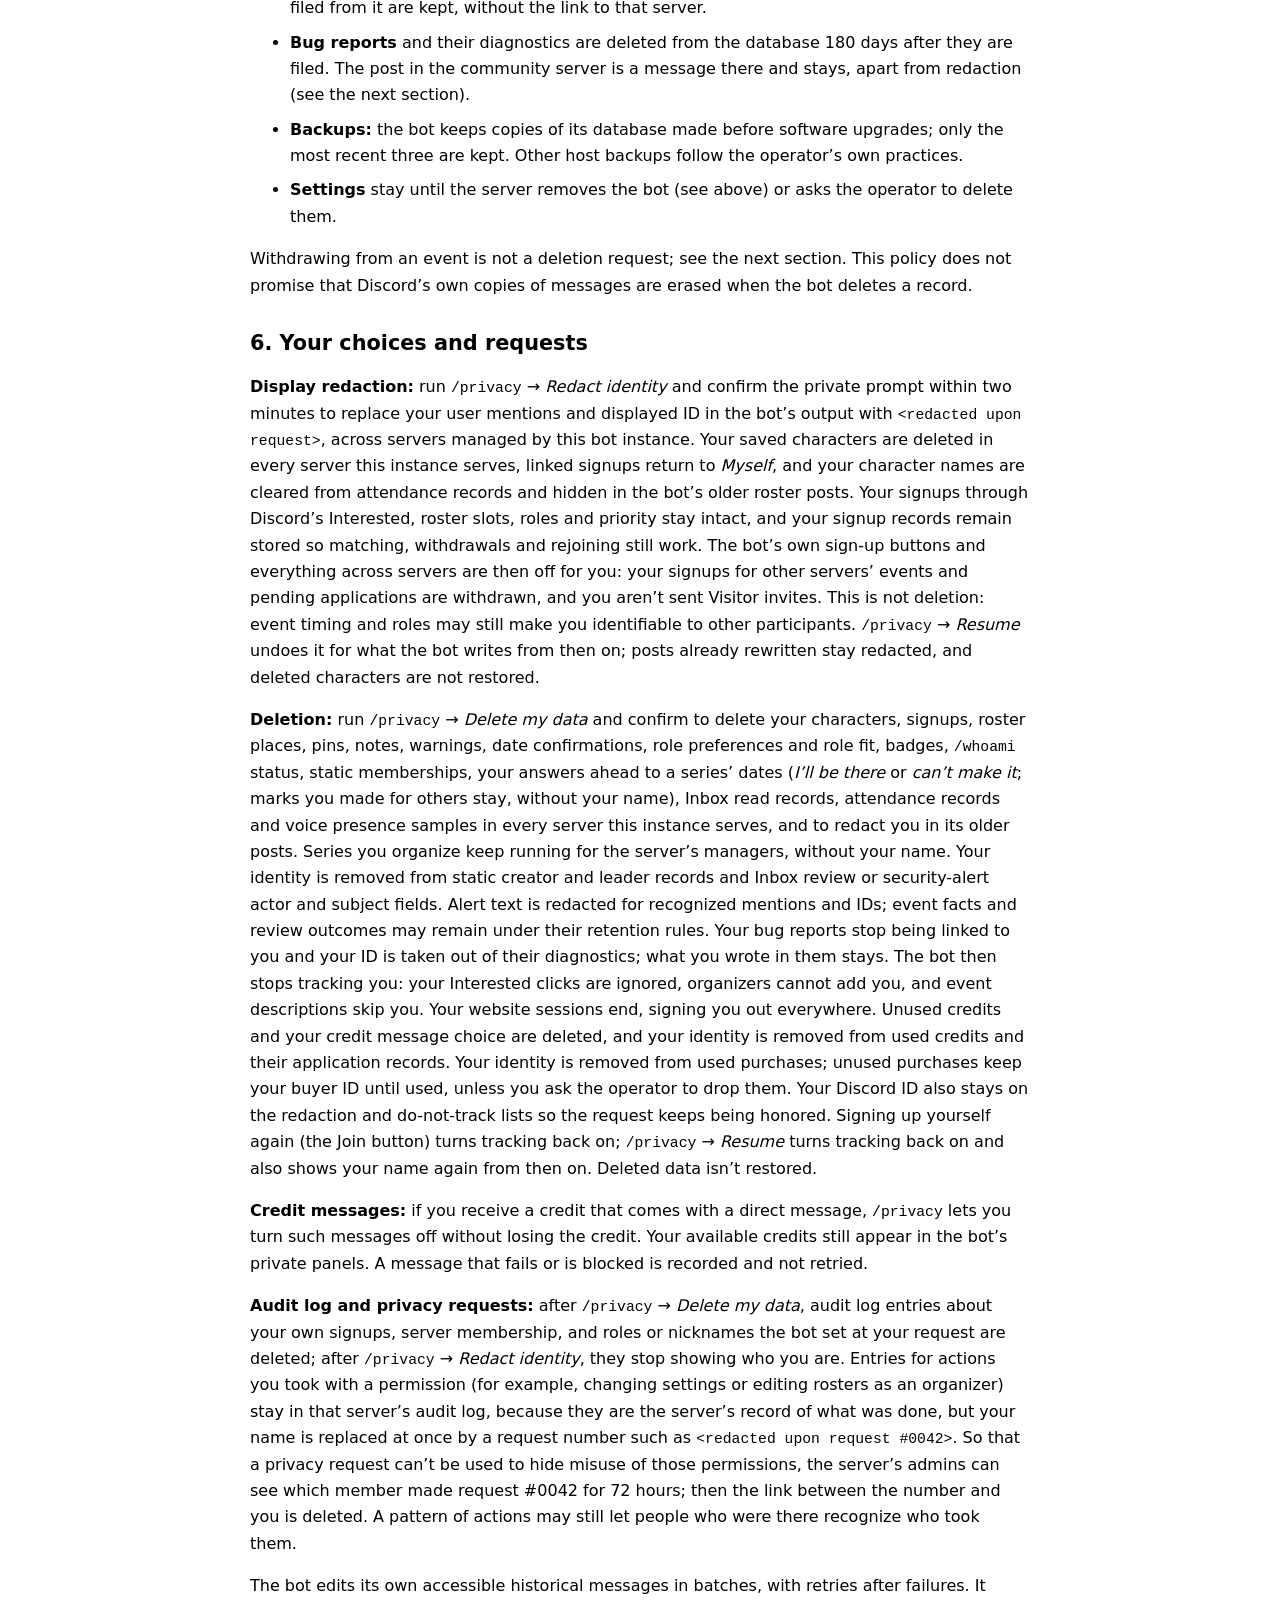
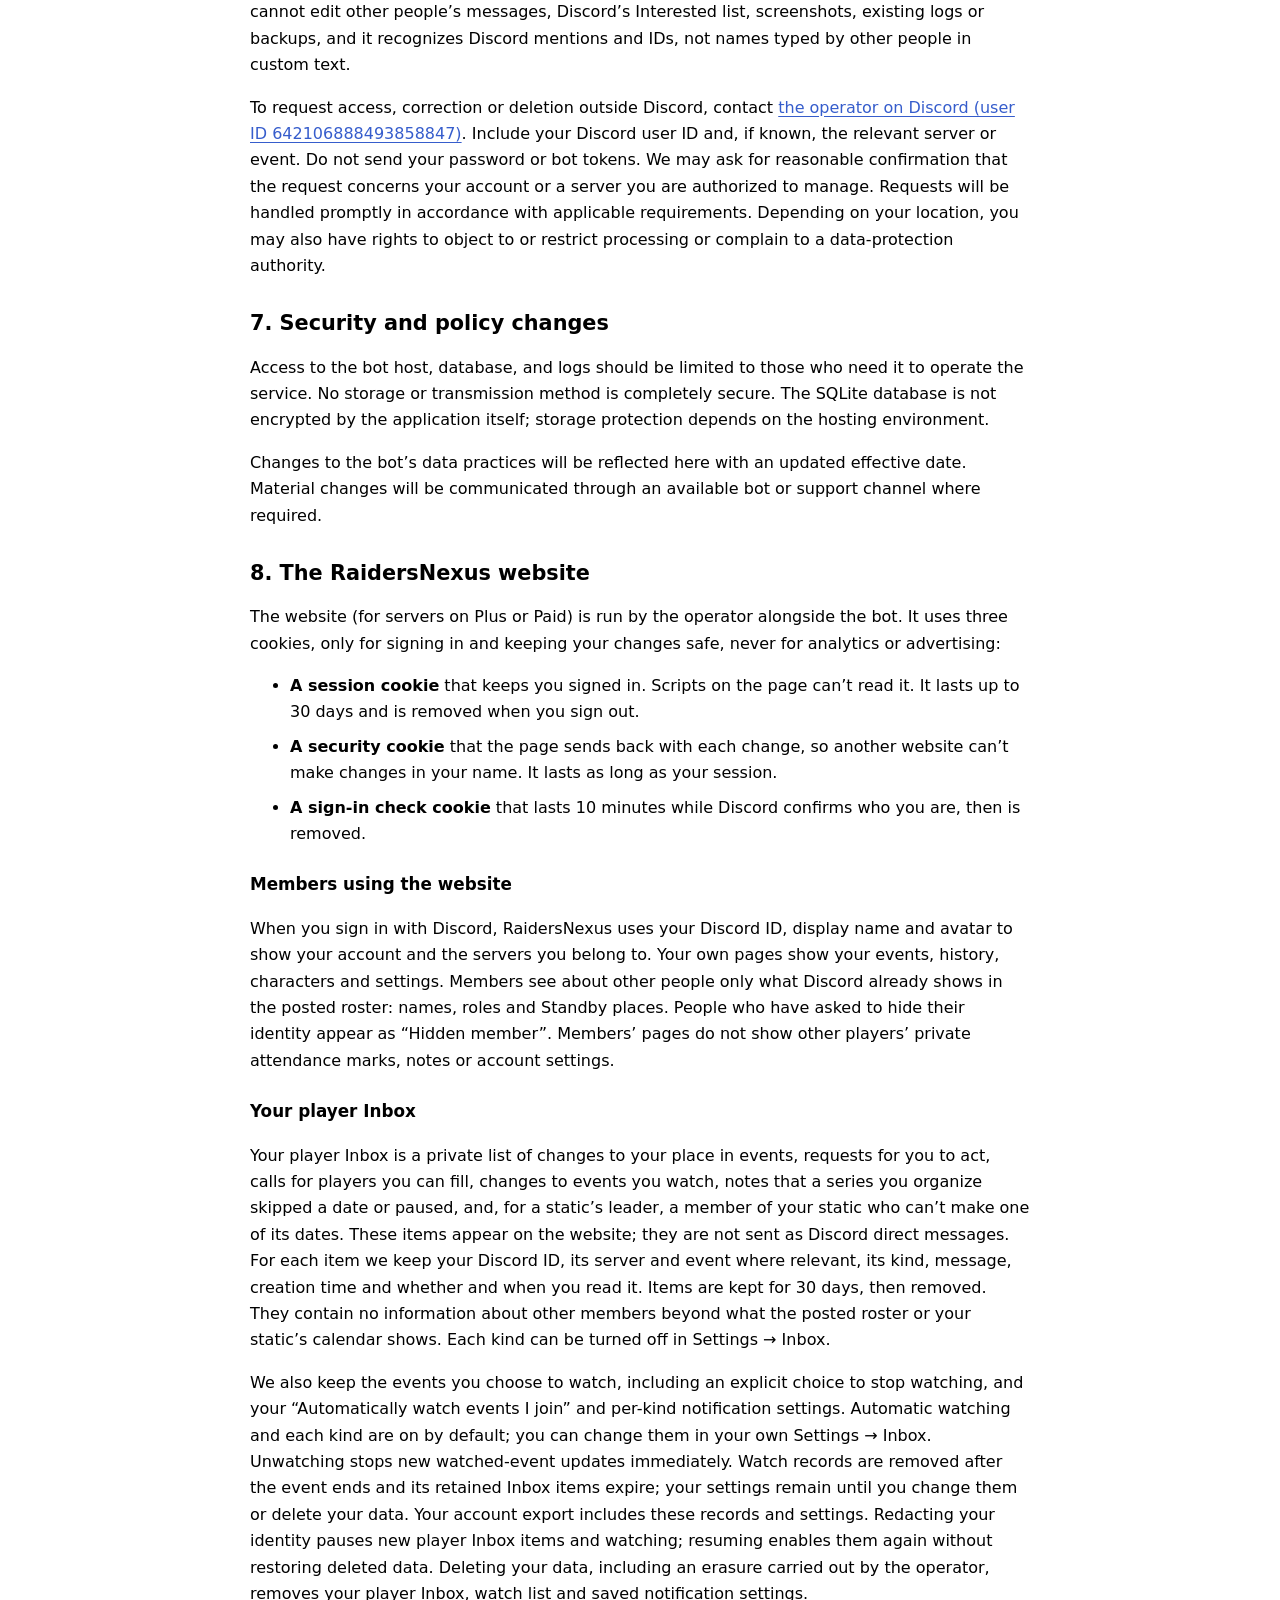
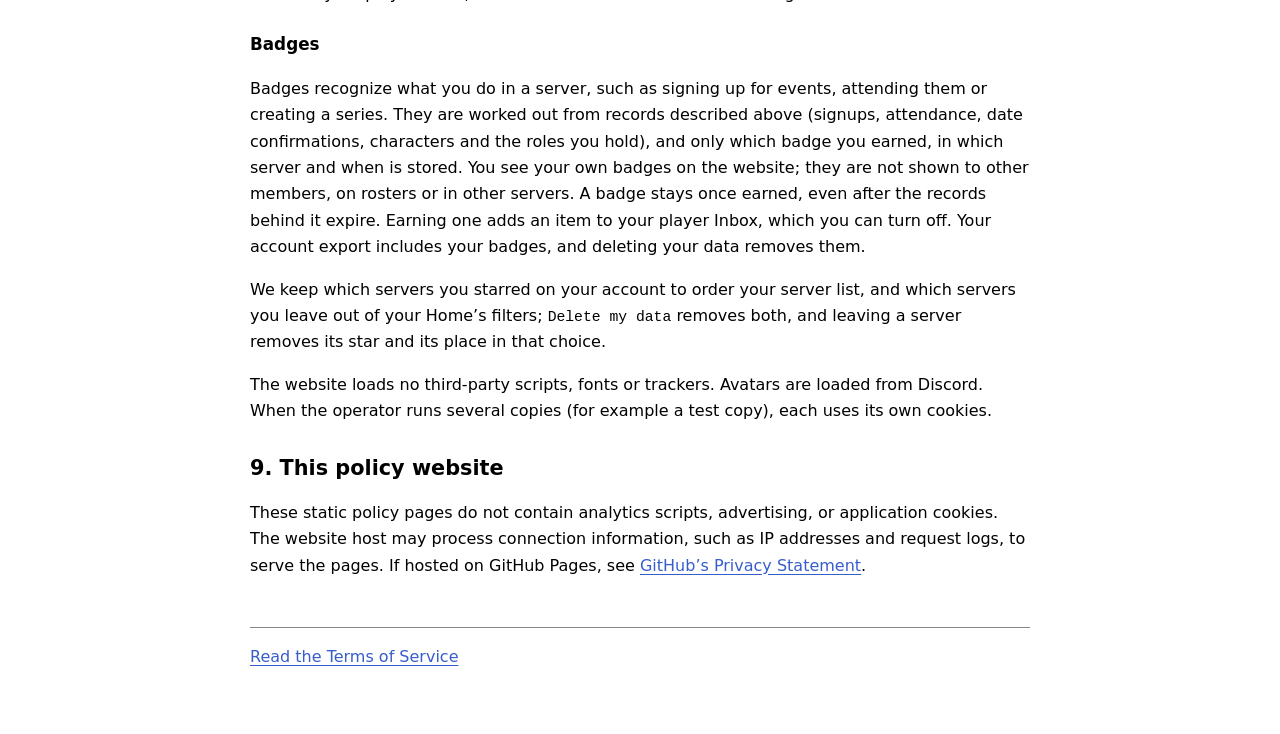
<file: privacy.html>
<!doctype html>
<html lang="en">
<head>
  <meta charset="utf-8">
  <meta name="viewport" content="width=device-width, initial-scale=1">
  <title>Privacy Policy — RaidersNexus</title>
  <link rel="stylesheet" href="styles.css">
</head>
<body>
  <nav aria-label="Policies"><a href="index.html">RaidersNexus</a><a href="guide.html">User Guide</a><a href="terms.html">Terms of Service</a></nav>
  <main>
    <h1>Privacy Policy</h1>
    <p class="meta">Effective November 15, 2026</p>
    <h2>1. Who operates the bot</h2>
    <p>This policy covers the RaidersNexus instance (formerly EventMoogle) operated by Discord user 642106888493858847. Questions and requests about your information can be sent to <a href="https://discord.com/users/642106888493858847">the operator on Discord (user ID 642106888493858847)</a>. Independently hosted copies have separate operators; this policy does not describe another host’s practices.</p>
    <h2>2. Information we process</h2>
    <p>The bot receives information through Discord’s API, event notifications, slash commands and, for servers on Plus or Paid, its website. It can record people who mark Interested on a monitored event even if they never run a command. Authorized users can also add people to the bot’s signup records.</p>
    <ul>
      <li><strong>Identifiers:</strong> Discord user, server, event, role, channel, thread, and message IDs.</li>
      <li><strong>Signup and roster records:</strong> first-observed signup times, withdrawal and rejoin state, ordering, registered role IDs and names, role assignments, manual inclusion or exclusion, and, for recurring events, your Interested or Not interested answers for single dates and whether you confirmed, declined or didn't answer for each date (kept with attendance records).</li>
      <li><strong>Guests:</strong> a server can keep a name, signups and attendance for someone not on Discord; its admins can link those records to the Discord member they become or delete the guest and their records.</li>
      <li><strong>Characters:</strong> members may save characters in a server: a name, a selection of roles they hold there, preferred and rather-not roles, and never-placed roles per preset. A character’s name is shown on rosters in that server and, for allied events, on the shared roster: to the hosting server and every other server the event is shared with. Attendance records also note the character’s name.</li>
      <li><strong>Event and member information:</strong> event names, descriptions, start times, status, creator identity, member names, and server roles used to display events, check permissions, and match players to slots. Some information is fetched as needed; event details can also appear in stored generated messages.</li>
      <li><strong>Configuration and delivery records:</strong> server and event settings, which release notes a server’s admins last read and who read them, templates, role groups, reminder requests and cooldowns, generated roster and notification text, mentioned user IDs, and message delivery or cleanup state.</li>
      <li><strong>Member roles (Server Members intent):</strong> when the operator enables it, Discord sends member and role updates so rosters can match players to slots and the bot can keep category roles up to date. These are kept in memory, apart from recorded role assignments and the static memberships described below.</li>
      <li><strong>Attendance (servers on the Paid plan):</strong> during the event window, the bot samples presence every few minutes in any of the server’s voice or stage channels for roster members and the event’s creator only, even if the event has no voice channel. It keeps attendance marks with each event’s name, start time and final roster, first-seen voice times, and who confirmed attendance or voided the event. The creator’s first-seen voice time is used to account for a late leader.</li>
      <li><strong>Audit log (servers on the Paid plan):</strong> while a server is on the Paid plan, a record of who did what and when: settings changes, hand roster edits, attendance actions, each signup, withdrawal, standby move and recurring-date answer, members joining and leaving the server (with the Server Members intent), and the roles, nicknames, threads and posts the bot changed, with the member who caused it. Authorized admins can read, filter and download it in Discord and on the website, under the same audit-log access rules.</li>
      <li><strong>Safety records:</strong> members a server’s admins blocked from giving themselves roles or signing up for events, and which elevated roles admins confirmed (with who confirmed them). Blocks are the server’s safety records, so a deletion request removes an admin’s name from them but doesn’t lift a block on the person asking. Security alerts (for example, a member pressing role buttons too fast) are posted to the admin channel a server chooses, which its admins can read. The bot counts recent presses in memory only, to pause members who press too fast.</li>
      <li><strong>Inbox records:</strong> operational problems and the permissions, roles or channels affected; security-alert text and any actor or subject IDs; release versions; and elevated-role permissions awaiting review. The bot records which admin read each item and revision, and who acknowledged an alert or approved or rejected a role review. Delivery records hold the destination channel, revision and delivery time, not a list of admins who received the post.</li>
      <li><strong>Restricted events:</strong> for events only some roles can join, the IDs of members kept on the roster because they signed up before the restriction applied, who opened enrollment for a date, and which members the bot added to a private event thread.</li>
      <li><strong>Shared events:</strong> when a server shares an event with an allied server, members of both servers who sign up are shown on the same roster in both, by display name and server, with the role they bring. The bot keeps which server each signup came from.</li>
      <li><strong>Applications:</strong> when you apply to play in another server’s event, the role (or roles) you offer, your required in-game name, any note you add, your server, and whether you were accepted. The in-game name and note are shown only to the receiving server’s organizers when they review your application, not in its event-thread notice. Both are deleted with the application.</li>
      <li><strong>Visitors:</strong> when you’re invited into another server as a Visitor for one event’s voice channel, the invite, and when you joined and were removed.</li>
      <li><strong>Alliances:</strong> which servers a server is allied with, the categories each shares, how each maps the other’s roles, and which admin made a code, formed or cancelled an alliance, or added another server’s shared event to their server’s calendar (alliance codes are kept only in a form that can’t be read back).</li>
      <li><strong>Statics:</strong> each static’s name, optional linked Discord role, leader, creator and member IDs. A static’s welcome message is written by its leader or admins, shown on its card and deleted with the static. It remains when its writer deletes their own data with <code>/privacy</code>, because it is the static’s content. Membership is stored in the database. For linked roles, the bot also records the membership last observed in Discord so manual role changes can update the group without overwriting database-only membership edits.</li>
      <li><strong>Bug reports:</strong> when you file one with <code>/report-bug</code>, what you write in the form, any files you attach, your Discord ID, the server, channel and event you filed it from, and a snapshot of diagnostics at that moment: the bot’s version, the server’s plan and settings, your roles and permissions in that server, and, from an event’s thread, the bot’s saved records about that event (which include other participants’ IDs and signups).</li>
      <li><strong>Purchases:</strong> we keep what was bought, the receiving server, what it gave and the dates to honour purchases and match Discord’s records. Unused purchases keep the buyer’s Discord ID until used; the buyer can ask the operator to drop them. Deleting your data removes your identity from used purchases while keeping those purchase facts. Discord handles payment; the bot never sees card details.</li>
      <li><strong>Credits:</strong> occasional thank-you gifts held by a person, separate from purchases, such as an event pass or days of Paid to give to a server. Records include your Discord ID, what the credit gives, where it came from and any note about it, when it was given and when an unused credit expires, and when, in which server and for which event it was used. If a credit comes with a message, we keep whether you want such messages and when one was sent, so it isn't sent twice. This lets each credit be used once and keeps a history of what was given and used.</li>
      <li><strong>Profile choices:</strong> the roles you say you prefer or would rather not play, the roles you’re never to be placed as in a given preset’s events (<code>/whoami</code>), and whether you have completed <code>/whoami</code>. Nickname changes are made in Discord. Role changes may also appear in the audit and static-membership records described above.</li>
      <li><strong>Website sign-ins (servers on Plus or Paid):</strong> when you sign in to the RaidersNexus website with Discord, Discord sends the website your basic profile: user ID, username, display name, avatar and a few account settings such as your language. The website keeps only your user ID, display name and avatar link, and asks Discord for nothing more: not your email address, your list of servers or your messages, and it doesn’t keep the access Discord grants once it has read who you are. The bot stores a session for you: a scrambled form of the session key held in your browser (not the key itself), your user ID, display name and avatar link, and when the session started and was last used.</li>
      <li><strong>Bot profile:</strong> authorized admins of Paid servers can set the bot’s server profile text and upload an avatar or banner. Profile text is stored with server settings. Image bytes pass through the host’s memory to Discord without being stored or served by the website; Discord processes and re-hosts accepted images, and the website displays them from Discord.</li>
      <li><strong>Category colours:</strong> the colour an admin chooses for a named category (a category without a Discord role of its own), set on the website.</li>
      <li><strong>Series (servers on Plus or Paid):</strong> when someone makes a repeating event on the RaidersNexus website, its settings (name, description, place, length, schedule and time zone) and who organizes it. The bot creates each date as an ordinary Discord event, recorded like any event made on the website.</li>
      <li><strong>A static’s calendar:</strong> when a static’s member marks one of its scheduled dates as <em>can’t make it</em>, or its leader marks it for them: the date, the member, who marked it and when. The static’s leader and the server’s organizers and admins can see who can’t make each date. A marked date counts as excused, never as a miss.</li>
      <li><strong>Privacy lists:</strong> the Discord IDs of people who asked for redaction or deletion, so those requests keep being honored.</li>
      <li><strong>Operational logs:</strong> connection and error information, signup actions, event and server IDs, and, for some actions, affected user IDs, role IDs, and the ID of the person making the change.</li>
    </ul>
    <p>The bot reads relevant channel and thread history to recover its own previously sent messages and avoid duplicate posts. It does not maintain a general archive of members’ conversations. The bot does not request your Discord password, email address, payment details, or private direct-message history.</p>
    <h2>3. How information is used</h2>
    <p>Information is used to maintain signup order, apply role and capacity rules, manage withdrawal grace periods, display rosters, send reminders and schedule-change notices, record and summarize attendance where a server uses it, decide which features a server’s plan includes, enforce command permissions and cooldowns, recover after restarts, and troubleshoot failures. Attendance history can affect signup priority where a server turns on its no-show rule: members who missed more than the server’s chosen share of their recent signups wait on standby first, and are called in if places remain. The bot does not use this information for advertising, sell it, or use it to train AI models.</p>
    <h2>4. Who can see information</h2>
    <p>Signup names, mentions, selected roles, roster eligibility, and changes may appear in event threads and command responses. People who can access those Discord channels may see public messages. Some command responses are private to the invoking user, but underlying signup records are not necessarily private. Administrators and designated bot operators can manage records through authorized commands. The RaidersNexus website shows the same records by the same rules, checked against your roles each time a page loads: server admins see their server’s events, attendance and statics; organizers see the events they created; static leaders see their statics; members who hid their identity with <code>/privacy</code> are shown as <em>Hidden member</em>. Where the server’s plan includes the audit log, changes made on the website (events, rosters, attendance, statics, guests, settings and role colours) are recorded under the name of the person who made them, as in Discord. Creating, renaming, deleting or changing the colour of a Discord role on the website changes it in Discord, where Discord’s audit log shows the bot made the change, with the requesting member identified in the reason. Users authorized to manage bot settings can see Inbox records, including alert subjects and review outcomes, in Discord and in the website’s admin-only Inbox bell. Reads and handled reviews are shared between them; posts in the configured admin channel are visible to people with access to that channel.</p>
    <p>Authorized users can download an event’s roster from the website as a CSV file containing signup order, names, characters, roles and placement, under the same access and plan rules as in Discord. They can also save the attendance table they can see as a CSV file containing names and attendance marks; that file is made in their browser. They are responsible for any copies they keep or share.</p>
    <p>Bug reports filed with <code>/report-bug</code> are posted in the bug channel of the RaidersNexus community server, where its members can read them: what you wrote, your attachments, and a mention of you if you’re a member of that server (otherwise no name). The diagnostics posted with a report contain no names or IDs; the full snapshot stays in the database, for the operator and the bot’s developers.</p>
    <p>The operator and hosting providers involved in running the service may access stored records and logs as needed to operate and support it. Data is sent to Discord to provide the bot’s features. Information may also be disclosed where required by law. Discord processes information under its own <a href="https://discord.com/privacy">Privacy Policy</a>.</p>
    <p>Credit holders see their own available credits in private panels. When you give a credit to a server, its admins get an Inbox notice naming you unless you choose anonymity or have hidden your identity. Credit use may also appear in that server’s audit log under the privacy rules below.</p>
    <h2>5. Storage and retention</h2>
    <p>The bot stores records in a SQLite database on its host. In Docker deployments, the database normally lives in a persistent volume and survives container replacement and upgrades. Logs are written to the hosting environment; their retention depends on that environment’s configuration.</p>
    <ul>
      <li><strong>Ended events:</strong> 90 days after an event ends, its signups (including character links), notices, pins, roster state and voice presence samples are deleted automatically. Character names are cleared from its attendance records at the same time. A small record of the event (its IDs and status) remains so it is never posted again.</li>
      <li><strong>Credits:</strong> an unused credit that expires is hidden from use, not deleted from its history. Deleting your data deletes unused credits and your message choice, and removes your Discord ID from used credits and their application records. Paid time already given to a server remains. Records of what was given and sent prevent duplicate gifts and messages.</li>
      <li><strong>Audit log entries</strong> are deleted 90 days after they are recorded.</li>
      <li><strong>Website sessions</strong> end after 7 days without use, or 30 days after you signed in, whichever comes first, and when you sign out; ended sessions are deleted. <code>/privacy</code> → <em>Delete my data</em> ends all of yours at once.</li>
      <li><strong>A static’s calendar marks</strong> are kept as long as attendance records, and go with the series or the server.</li>
      <li><strong>Inbox records:</strong> security alerts and release items expire 90 days after creation, even if unread. Active operational faults and pending elevated-role reviews remain until resolved; resolved items expire 90 days after resolution. Associated reads, reviews and delivery records are deleted with the item. Expiry does not acknowledge an alert or approve a role.</li>
      <li><strong>Characters:</strong> saved characters are kept while you remain in the server, unless you delete them or hide your name or delete your data with <code>/privacy</code>. Leaving the server deletes your saved characters there. Deleting a character returns linked signups to <em>Myself</em>; names in ended-event roster posts remain until normal retention or <code>/privacy</code> removes them. Deleting a server’s data also deletes its characters.</li>
      <li><strong>Attendance records</strong> are kept after events end, so servers can see attendance history, until a deletion request or the server’s removal.</li>
      <li><strong>Servers that remove the bot:</strong> stored server data, except the purchase records described above, is deleted 30 days after the removal, unless the bot is added back first. Bug reports filed from it are kept, without the link to that server.</li>
      <li><strong>Bug reports</strong> and their diagnostics are deleted from the database 180 days after they are filed. The post in the community server is a message there and stays, apart from redaction (see the next section).</li>
      <li><strong>Backups:</strong> the bot keeps copies of its database made before software upgrades; only the most recent three are kept. Other host backups follow the operator’s own practices.</li>
      <li><strong>Settings</strong> stay until the server removes the bot (see above) or asks the operator to delete them.</li>
    </ul>
    <p>Withdrawing from an event is not a deletion request; see the next section. This policy does not promise that Discord’s own copies of messages are erased when the bot deletes a record.</p>
    <h2>6. Your choices and requests</h2>
    <p><strong>Display redaction:</strong> run <code>/privacy</code> → <em>Redact identity</em> and confirm the private prompt within two minutes to replace your user mentions and displayed ID in the bot’s output with <code>&lt;redacted upon request&gt;</code>, across servers managed by this bot instance. Your saved characters are deleted in every server this instance serves, linked signups return to <em>Myself</em>, and your character names are cleared from attendance records and hidden in the bot’s older roster posts. Your signups through Discord’s Interested, roster slots, roles and priority stay intact, and your signup records remain stored so matching, withdrawals and rejoining still work. The bot’s own sign-up buttons and everything across servers are then off for you: your signups for other servers’ events and pending applications are withdrawn, and you aren’t sent Visitor invites. This is not deletion: event timing and roles may still make you identifiable to other participants. <code>/privacy</code> → <em>Resume</em> undoes it for what the bot writes from then on; posts already rewritten stay redacted, and deleted characters are not restored.</p>
    <p><strong>Deletion:</strong> run <code>/privacy</code> → <em>Delete my data</em> and confirm to delete your characters, signups, roster places, pins, notes, warnings, date confirmations, role preferences and role fit, badges, <code>/whoami</code> status, static memberships, your answers ahead to a series’ dates (<em>I’ll be there</em> or <em>can’t make it</em>; marks you made for others stay, without your name), Inbox read records, attendance records and voice presence samples in every server this instance serves, and to redact you in its older posts. Series you organize keep running for the server’s managers, without your name. Your identity is removed from static creator and leader records and Inbox review or security-alert actor and subject fields. Alert text is redacted for recognized mentions and IDs; event facts and review outcomes may remain under their retention rules. Your bug reports stop being linked to you and your ID is taken out of their diagnostics; what you wrote in them stays. The bot then stops tracking you: your Interested clicks are ignored, organizers cannot add you, and event descriptions skip you. Your website sessions end, signing you out everywhere. Unused credits and your credit message choice are deleted, and your identity is removed from used credits and their application records. Your identity is removed from used purchases; unused purchases keep your buyer ID until used, unless you ask the operator to drop them. Your Discord ID also stays on the redaction and do-not-track lists so the request keeps being honored. Signing up yourself again (the Join button) turns tracking back on; <code>/privacy</code> → <em>Resume</em> turns tracking back on and also shows your name again from then on. Deleted data isn’t restored.</p>
    <p><strong>Credit messages:</strong> if you receive a credit that comes with a direct message, <code>/privacy</code> lets you turn such messages off without losing the credit. Your available credits still appear in the bot’s private panels. A message that fails or is blocked is recorded and not retried.</p>
    <p><strong>Audit log and privacy requests:</strong> after <code>/privacy</code> → <em>Delete my data</em>, audit log entries about your own signups, server membership, and roles or nicknames the bot set at your request are deleted; after <code>/privacy</code> → <em>Redact identity</em>, they stop showing who you are. Entries for actions you took with a permission (for example, changing settings or editing rosters as an organizer) stay in that server’s audit log, because they are the server’s record of what was done, but your name is replaced at once by a request number such as <code>&lt;redacted upon request #0042&gt;</code>. So that a privacy request can’t be used to hide misuse of those permissions, the server’s admins can see which member made request #0042 for 72 hours; then the link between the number and you is deleted. A pattern of actions may still let people who were there recognize who took them.</p>
    <p>The bot edits its own accessible historical messages in batches, with retries after failures. It cannot edit other people’s messages, Discord’s Interested list, screenshots, existing logs or backups, and it recognizes Discord mentions and IDs, not names typed by other people in custom text.</p>
    <p>To request access, correction or deletion outside Discord, contact <a href="https://discord.com/users/642106888493858847">the operator on Discord (user ID 642106888493858847)</a>. Include your Discord user ID and, if known, the relevant server or event. Do not send your password or bot tokens. We may ask for reasonable confirmation that the request concerns your account or a server you are authorized to manage. Requests will be handled promptly in accordance with applicable requirements. Depending on your location, you may also have rights to object to or restrict processing or complain to a data-protection authority.</p>
    <h2>7. Security and policy changes</h2>
    <p>Access to the bot host, database, and logs should be limited to those who need it to operate the service. No storage or transmission method is completely secure. The SQLite database is not encrypted by the application itself; storage protection depends on the hosting environment.</p>
    <p>Changes to the bot’s data practices will be reflected here with an updated effective date. Material changes will be communicated through an available bot or support channel where required.</p>
    <h2>8. The RaidersNexus website</h2>
    <p>The website (for servers on Plus or Paid) is run by the operator alongside the bot. It uses three cookies, only for signing in and keeping your changes safe, never for analytics or advertising:</p>
    <ul>
      <li><strong>A session cookie</strong> that keeps you signed in. Scripts on the page can’t read it. It lasts up to 30 days and is removed when you sign out.</li>
      <li><strong>A security cookie</strong> that the page sends back with each change, so another website can’t make changes in your name. It lasts as long as your session.</li>
      <li><strong>A sign-in check cookie</strong> that lasts 10 minutes while Discord confirms who you are, then is removed.</li>
    </ul>
    <h3>Members using the website</h3>
    <p>When you sign in with Discord, RaidersNexus uses your Discord ID, display name and avatar to show your account and the servers you belong to. Your own pages show your events, history, characters and settings. Members see about other people only what Discord already shows in the posted roster: names, roles and Standby places. People who have asked to hide their identity appear as “Hidden member”. Members’ pages do not show other players’ private attendance marks, notes or account settings.</p>
    <h3>Your player Inbox</h3>
    <p>Your player Inbox is a private list of changes to your place in events, requests for you to act, calls for players you can fill, changes to events you watch, notes that a series you organize skipped a date or paused, and, for a static’s leader, a member of your static who can’t make one of its dates. These items appear on the website; they are not sent as Discord direct messages. For each item we keep your Discord ID, its server and event where relevant, its kind, message, creation time and whether and when you read it. Items are kept for 30 days, then removed. They contain no information about other members beyond what the posted roster or your static’s calendar shows. Each kind can be turned off in Settings → Inbox.</p>
    <p>We also keep the events you choose to watch, including an explicit choice to stop watching, and your “Automatically watch events I join” and per-kind notification settings. Automatic watching and each kind are on by default; you can change them in your own Settings → Inbox. Unwatching stops new watched-event updates immediately. Watch records are removed after the event ends and its retained Inbox items expire; your settings remain until you change them or delete your data. Your account export includes these records and settings. Redacting your identity pauses new player Inbox items and watching; resuming enables them again without restoring deleted data. Deleting your data, including an erasure carried out by the operator, removes your player Inbox, watch list and saved notification settings.</p>
    <h3>Badges</h3>
    <p>Badges recognize what you do in a server, such as signing up for events, attending them or creating a series. They are worked out from records described above (signups, attendance, date confirmations, characters and the roles you hold), and only which badge you earned, in which server and when is stored. You see your own badges on the website; they are not shown to other members, on rosters or in other servers. A badge stays once earned, even after the records behind it expire. Earning one adds an item to your player Inbox, which you can turn off. Your account export includes your badges, and deleting your data removes them.</p>
    <p>We keep which servers you starred on your account to order your server list, and which servers you leave out of your Home’s filters; <code>Delete my data</code> removes both, and leaving a server removes its star and its place in that choice.</p>
    <p>The website loads no third-party scripts, fonts or trackers. Avatars are loaded from Discord. When the operator runs several copies (for example a test copy), each uses its own cookies.</p>
    <h2>9. This policy website</h2>
    <p>These static policy pages do not contain analytics scripts, advertising, or application cookies. The website host may process connection information, such as IP addresses and request logs, to serve the pages. If hosted on GitHub Pages, see <a href="https://docs.github.com/en/site-policy/privacy-policies/github-general-privacy-statement">GitHub’s Privacy Statement</a>.</p>
  </main>
  <footer><a href="terms.html">Read the Terms of Service</a></footer>
</body>
</html>
</file>
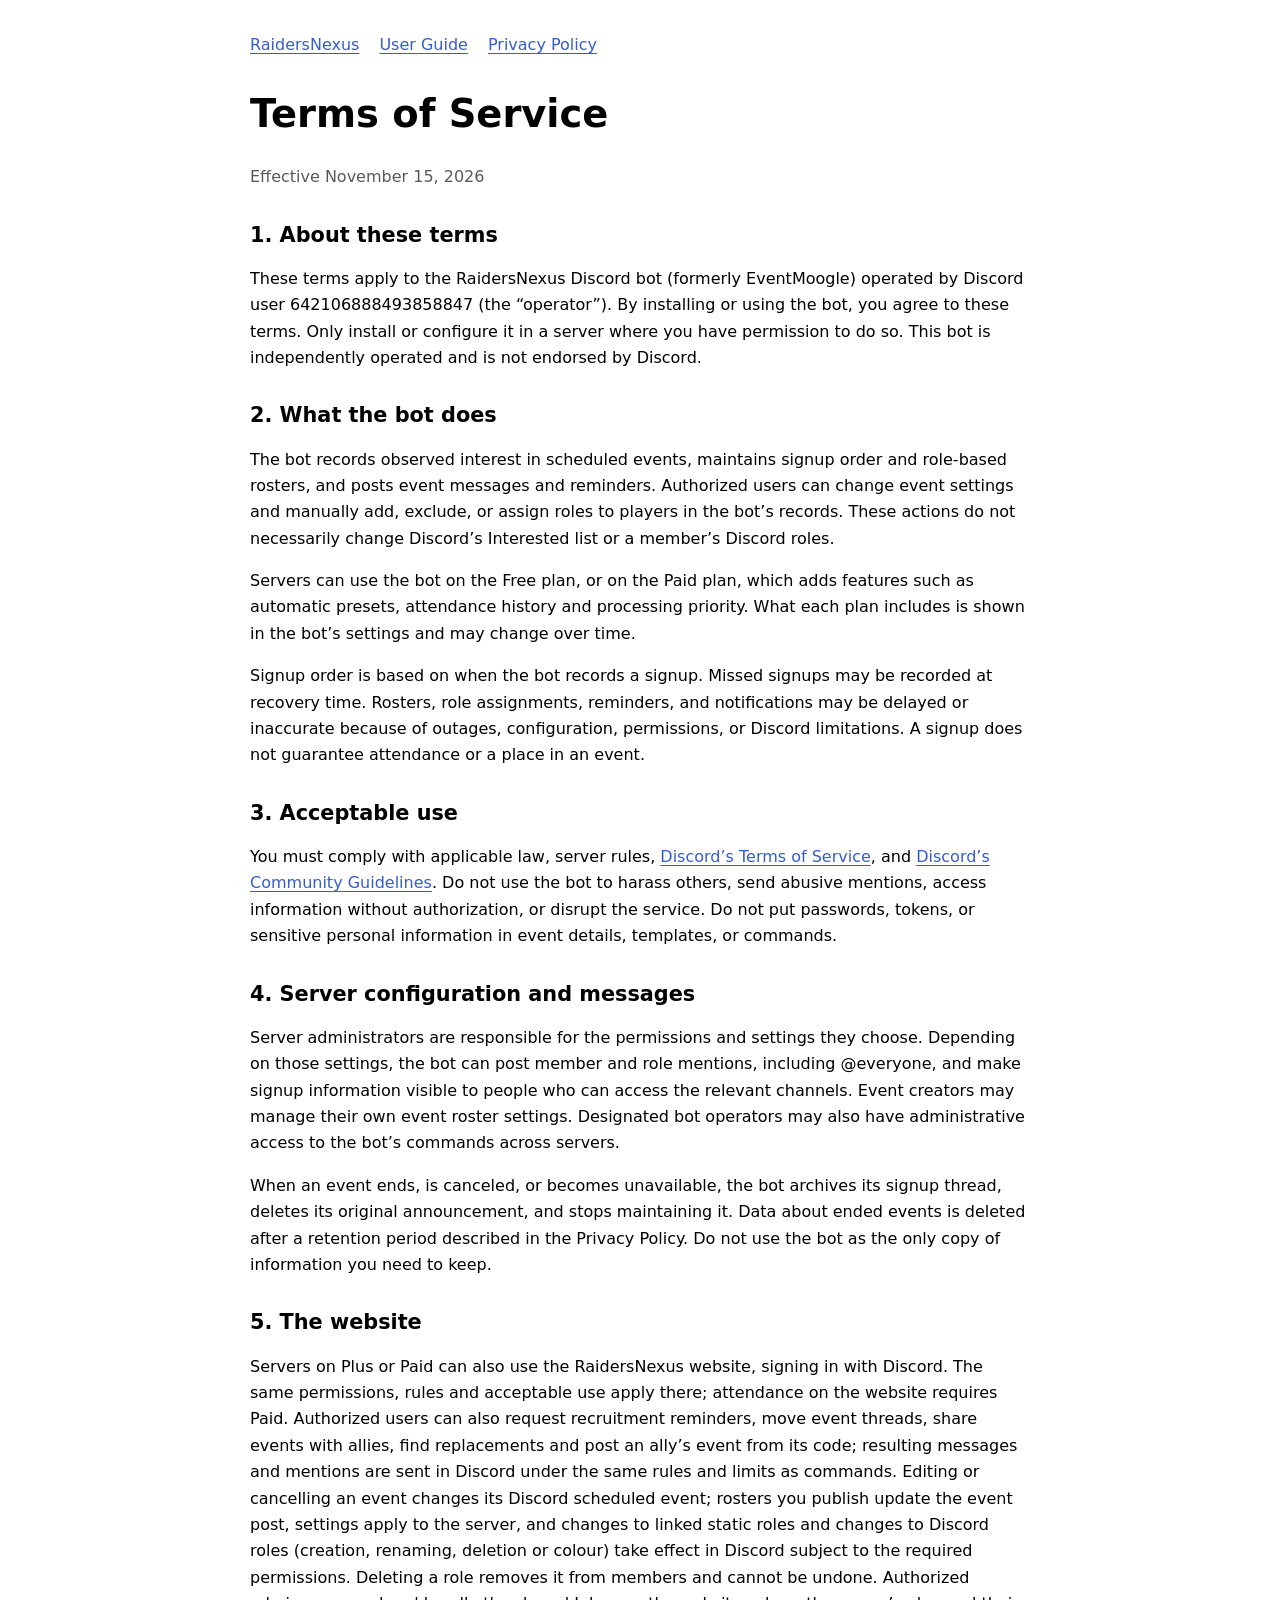
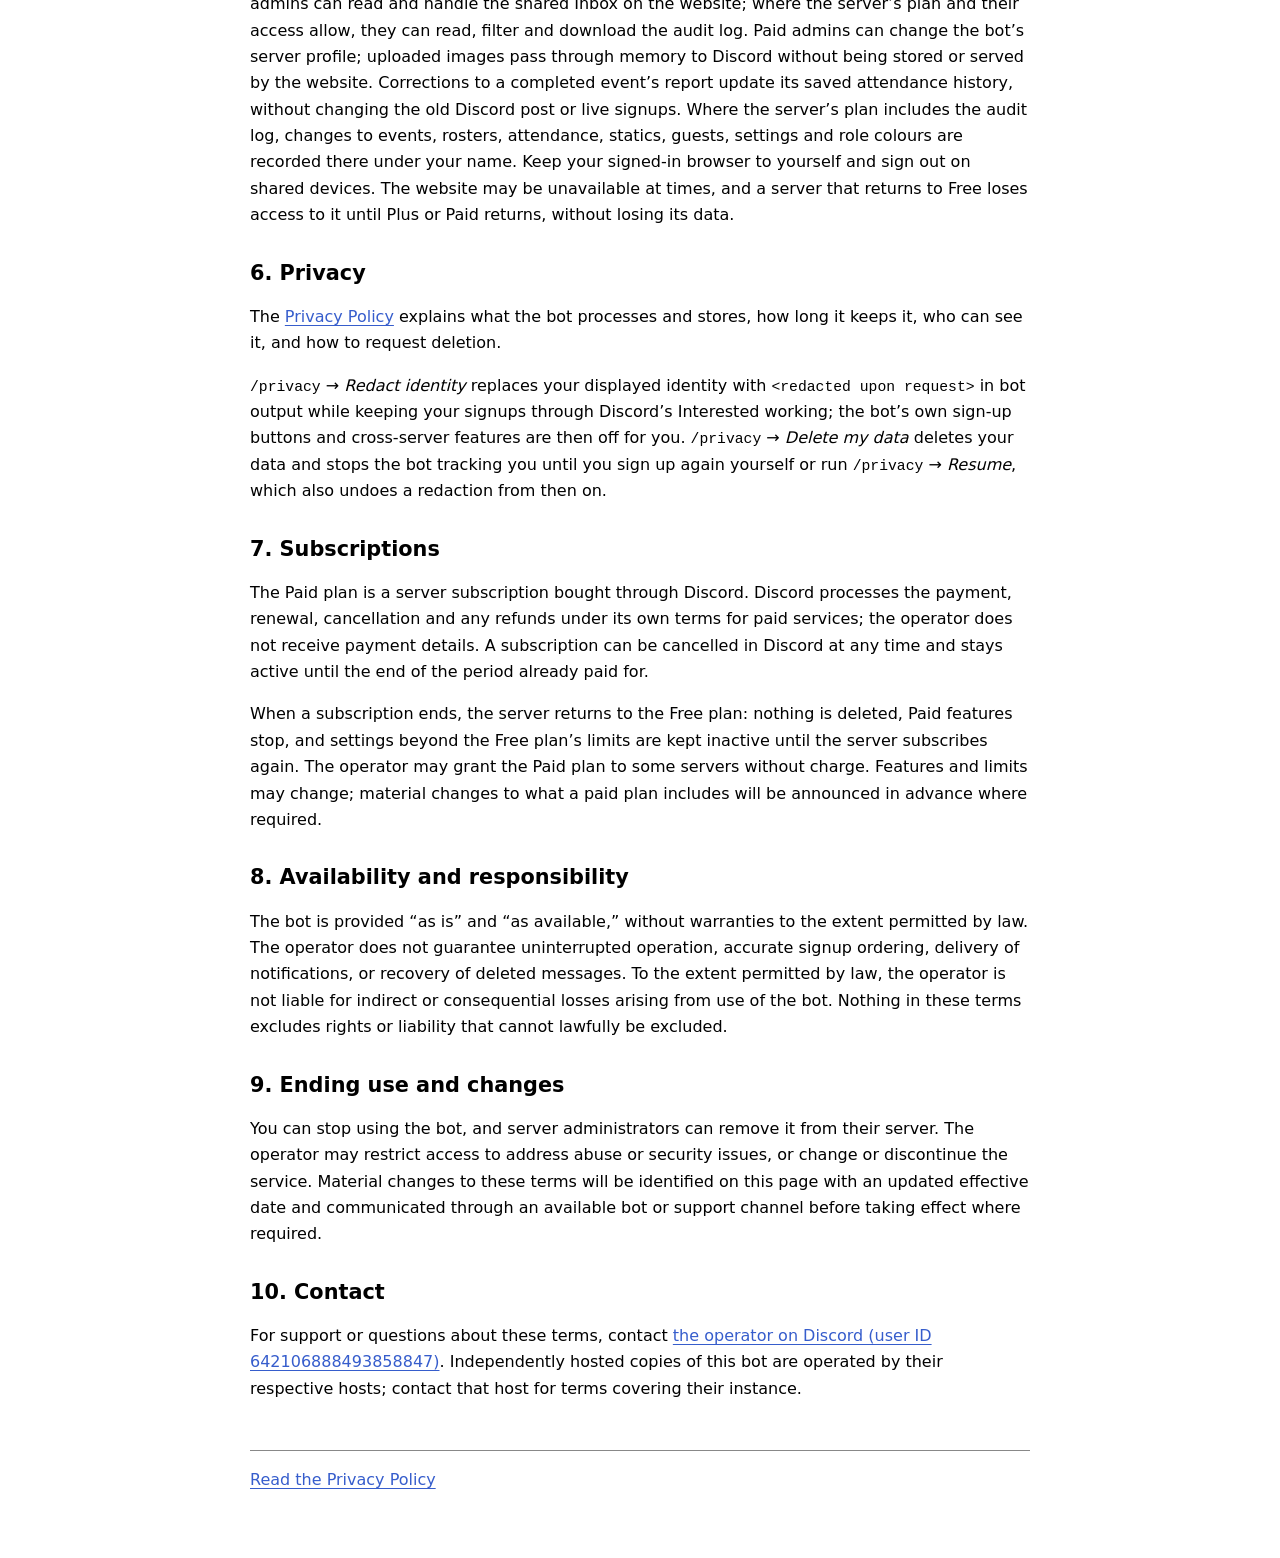
<file: terms.html>
<!doctype html>
<html lang="en">
<head>
  <meta charset="utf-8">
  <meta name="viewport" content="width=device-width, initial-scale=1">
  <title>Terms of Service — RaidersNexus</title>
  <link rel="stylesheet" href="styles.css">
</head>
<body>
  <nav aria-label="Policies"><a href="index.html">RaidersNexus</a><a href="guide.html">User Guide</a><a href="privacy.html">Privacy Policy</a></nav>
  <main>
    <h1>Terms of Service</h1>
    <p class="meta">Effective November 15, 2026</p>
    <h2>1. About these terms</h2>
    <p>These terms apply to the RaidersNexus Discord bot (formerly EventMoogle) operated by Discord user 642106888493858847 (the “operator”). By installing or using the bot, you agree to these terms. Only install or configure it in a server where you have permission to do so. This bot is independently operated and is not endorsed by Discord.</p>
    <h2>2. What the bot does</h2>
    <p>The bot records observed interest in scheduled events, maintains signup order and role-based rosters, and posts event messages and reminders. Authorized users can change event settings and manually add, exclude, or assign roles to players in the bot’s records. These actions do not necessarily change Discord’s Interested list or a member’s Discord roles.</p>
    <p>Servers can use the bot on the Free plan, or on the Paid plan, which adds features such as automatic presets, attendance history and processing priority. What each plan includes is shown in the bot’s settings and may change over time.</p>
    <p>Signup order is based on when the bot records a signup. Missed signups may be recorded at recovery time. Rosters, role assignments, reminders, and notifications may be delayed or inaccurate because of outages, configuration, permissions, or Discord limitations. A signup does not guarantee attendance or a place in an event.</p>
    <h2>3. Acceptable use</h2>
    <p>You must comply with applicable law, server rules, <a href="https://discord.com/terms">Discord’s Terms of Service</a>, and <a href="https://discord.com/guidelines">Discord’s Community Guidelines</a>. Do not use the bot to harass others, send abusive mentions, access information without authorization, or disrupt the service. Do not put passwords, tokens, or sensitive personal information in event details, templates, or commands.</p>
    <h2>4. Server configuration and messages</h2>
    <p>Server administrators are responsible for the permissions and settings they choose. Depending on those settings, the bot can post member and role mentions, including @everyone, and make signup information visible to people who can access the relevant channels. Event creators may manage their own event roster settings. Designated bot operators may also have administrative access to the bot’s commands across servers.</p>
    <p>When an event ends, is canceled, or becomes unavailable, the bot archives its signup thread, deletes its original announcement, and stops maintaining it. Data about ended events is deleted after a retention period described in the Privacy Policy. Do not use the bot as the only copy of information you need to keep.</p>
    <h2>5. The website</h2>
    <p>Servers on Plus or Paid can also use the RaidersNexus website, signing in with Discord. The same permissions, rules and acceptable use apply there; attendance on the website requires Paid. Authorized users can also request recruitment reminders, move event threads, share events with allies, find replacements and post an ally’s event from its code; resulting messages and mentions are sent in Discord under the same rules and limits as commands. Editing or cancelling an event changes its Discord scheduled event; rosters you publish update the event post, settings apply to the server, and changes to linked static roles and changes to Discord roles (creation, renaming, deletion or colour) take effect in Discord subject to the required permissions. Deleting a role removes it from members and cannot be undone. Authorized admins can read and handle the shared Inbox on the website; where the server’s plan and their access allow, they can read, filter and download the audit log. Paid admins can change the bot’s server profile; uploaded images pass through memory to Discord without being stored or served by the website. Corrections to a completed event’s report update its saved attendance history, without changing the old Discord post or live signups. Where the server’s plan includes the audit log, changes to events, rosters, attendance, statics, guests, settings and role colours are recorded there under your name. Keep your signed-in browser to yourself and sign out on shared devices. The website may be unavailable at times, and a server that returns to Free loses access to it until Plus or Paid returns, without losing its data.</p>
    <h2>6. Privacy</h2>
    <p>The <a href="privacy.html">Privacy Policy</a> explains what the bot processes and stores, how long it keeps it, who can see it, and how to request deletion.</p>
    <p><code>/privacy</code> → <em>Redact identity</em> replaces your displayed identity with <code>&lt;redacted upon request&gt;</code> in bot output while keeping your signups through Discord’s Interested working; the bot’s own sign-up buttons and cross-server features are then off for you. <code>/privacy</code> → <em>Delete my data</em> deletes your data and stops the bot tracking you until you sign up again yourself or run <code>/privacy</code> → <em>Resume</em>, which also undoes a redaction from then on.</p>
    <h2>7. Subscriptions</h2>
    <p>The Paid plan is a server subscription bought through Discord. Discord processes the payment, renewal, cancellation and any refunds under its own terms for paid services; the operator does not receive payment details. A subscription can be cancelled in Discord at any time and stays active until the end of the period already paid for.</p>
    <p>When a subscription ends, the server returns to the Free plan: nothing is deleted, Paid features stop, and settings beyond the Free plan’s limits are kept inactive until the server subscribes again. The operator may grant the Paid plan to some servers without charge. Features and limits may change; material changes to what a paid plan includes will be announced in advance where required.</p>
    <h2>8. Availability and responsibility</h2>
    <p>The bot is provided “as is” and “as available,” without warranties to the extent permitted by law. The operator does not guarantee uninterrupted operation, accurate signup ordering, delivery of notifications, or recovery of deleted messages. To the extent permitted by law, the operator is not liable for indirect or consequential losses arising from use of the bot. Nothing in these terms excludes rights or liability that cannot lawfully be excluded.</p>
    <h2>9. Ending use and changes</h2>
    <p>You can stop using the bot, and server administrators can remove it from their server. The operator may restrict access to address abuse or security issues, or change or discontinue the service. Material changes to these terms will be identified on this page with an updated effective date and communicated through an available bot or support channel before taking effect where required.</p>
    <h2>10. Contact</h2>
    <p>For support or questions about these terms, contact <a href="https://discord.com/users/642106888493858847">the operator on Discord (user ID 642106888493858847)</a>. Independently hosted copies of this bot are operated by their respective hosts; contact that host for terms covering their instance.</p>
  </main>
  <footer><a href="privacy.html">Read the Privacy Policy</a></footer>
</body>
</html>
</file>
<file: styles.css>
:root { color-scheme: light dark; font-family: system-ui, sans-serif; line-height: 1.65; }
body { max-width: 780px; margin: 0 auto; padding: 32px 24px 64px; }
nav { display: flex; flex-wrap: wrap; gap: 20px; margin-bottom: 32px; }
a { color: #365dcc; text-underline-offset: 3px; }
h1, h2 { line-height: 1.25; }
h1 { font-size: 2.4rem; }
h2 { margin-top: 32px; font-size: 1.3rem; }
.meta { color: #595959; }
.draft { border: 2px solid #986300; padding: 16px; border-radius: 8px; }
li { margin-bottom: 8px; }
footer { margin-top: 48px; border-top: 1px solid #888; padding-top: 16px; }
h3 { margin-top: 24px; font-size: 1.05rem; }
table { border-collapse: collapse; width: 100%; margin: 12px 0; display: block; overflow-x: auto; }
th, td { border: 1px solid #c8c8c8; padding: 6px 10px; text-align: left; vertical-align: top; }
code, pre { font-family: ui-monospace, SFMono-Regular, Menlo, monospace; font-size: 0.92em; }
pre { background: #f2f3f5; padding: 12px 16px; border-radius: 8px; overflow-x: auto; }
.toc { color: #595959; }
@media (prefers-color-scheme: dark) {
  body { background: #17191e; color: #eceef3; }
  a { color: #a5baff; }
  .meta { color: #b7bcc7; }
  .draft { border-color: #e9b950; }
  th, td { border-color: #3c4048; }
  pre { background: #22252c; }
  .toc { color: #b7bcc7; }
}
</file>
